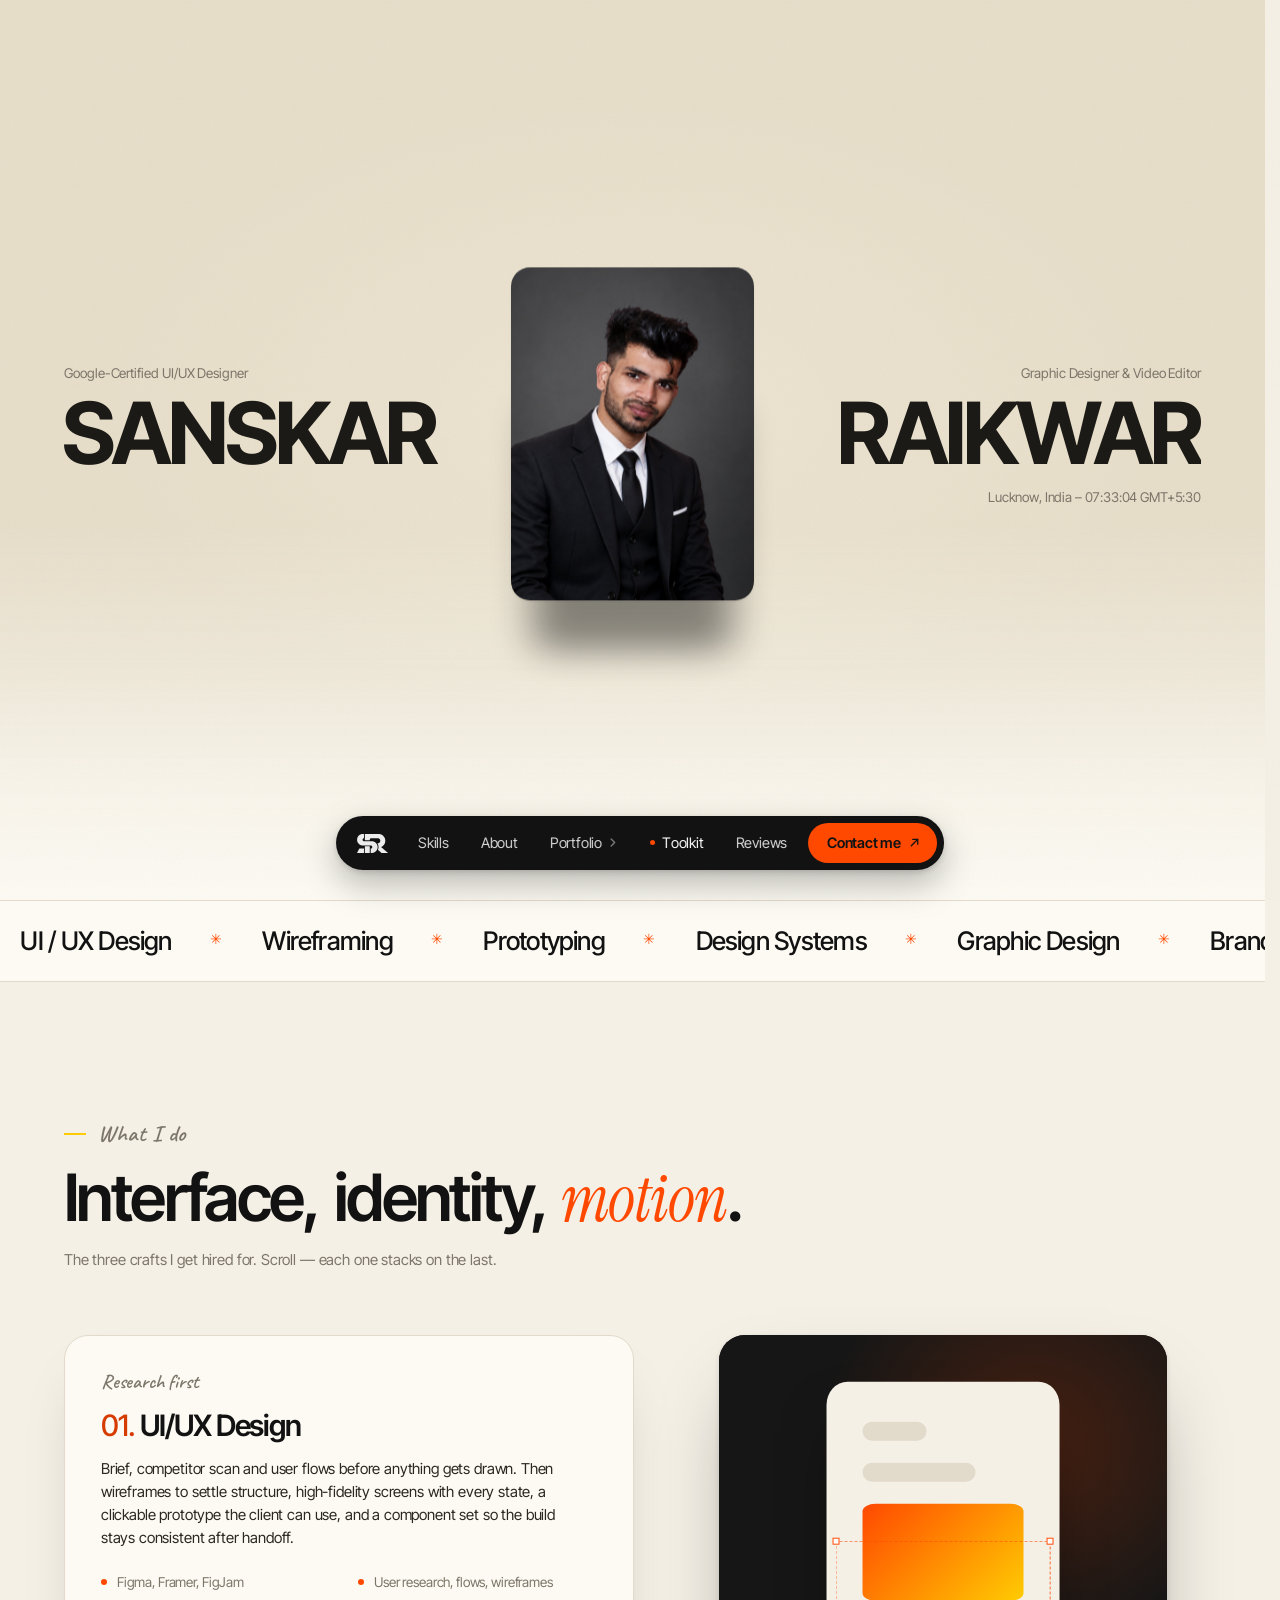
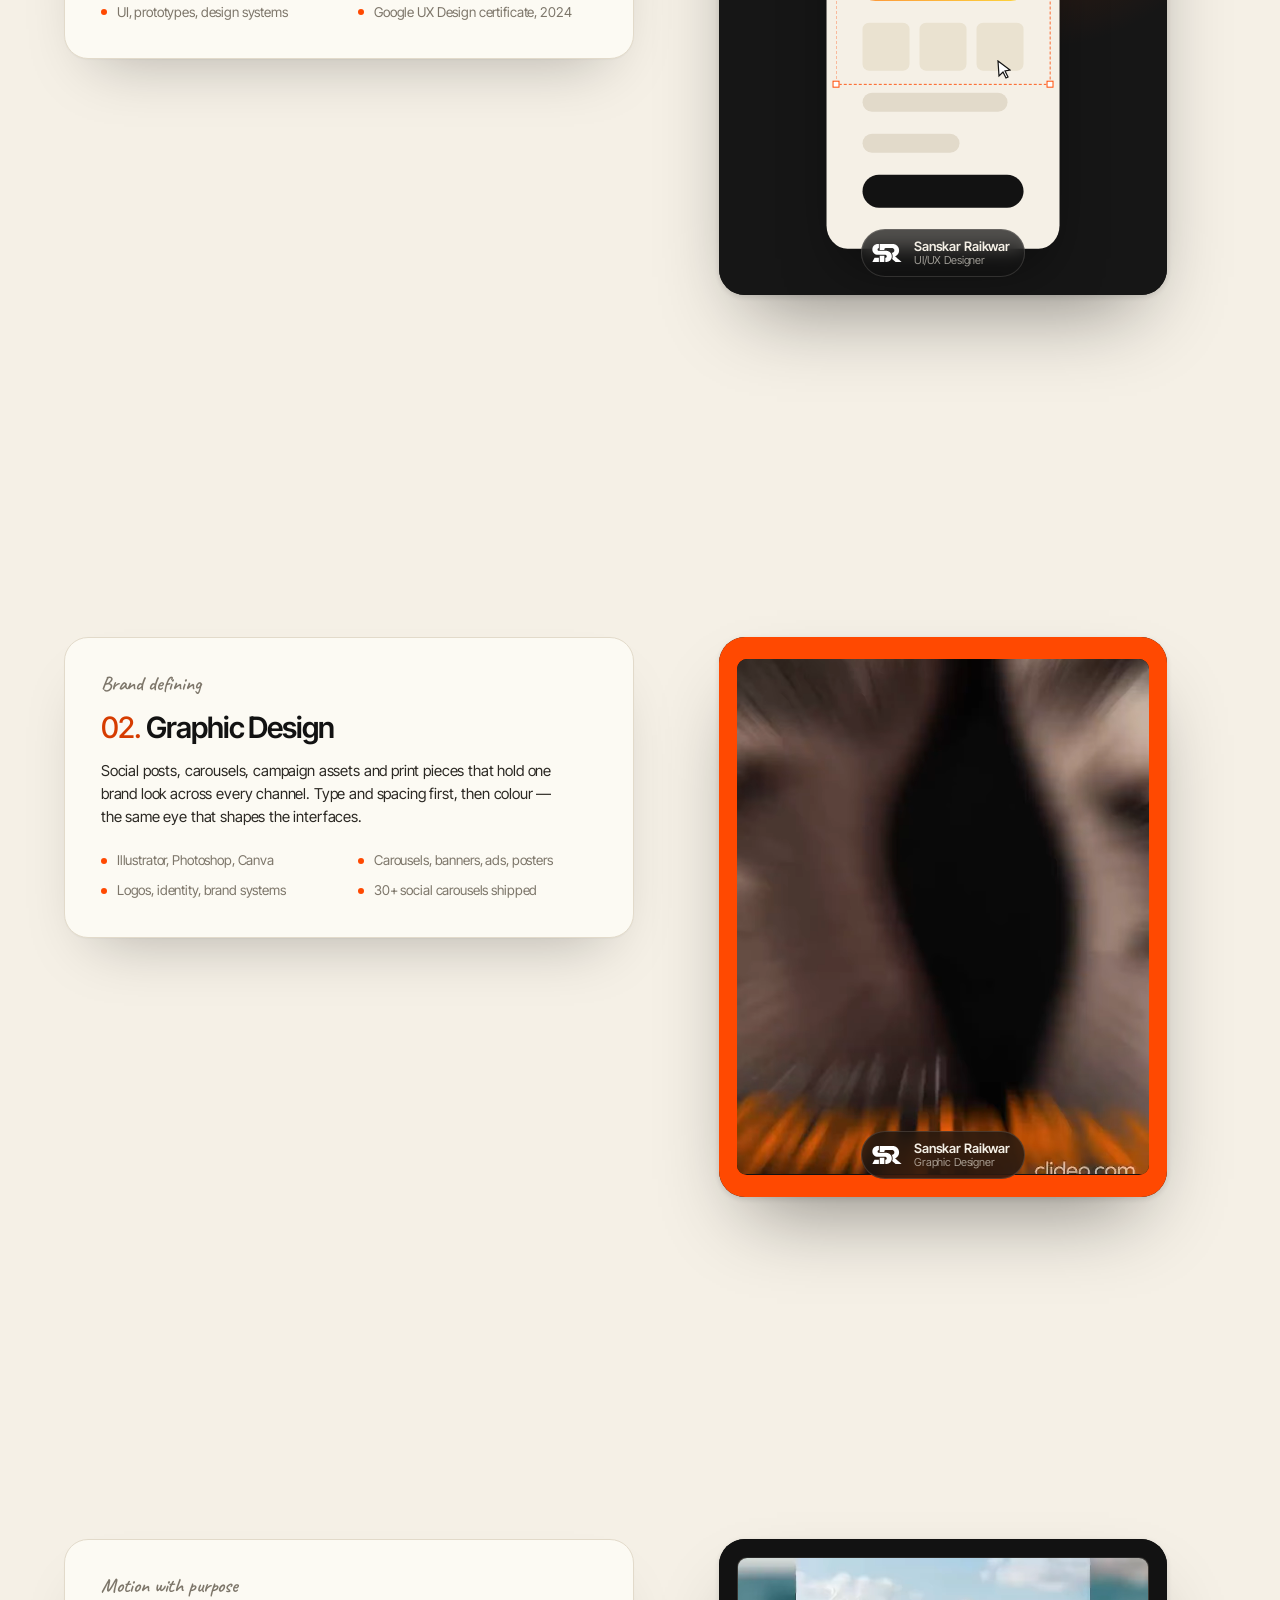
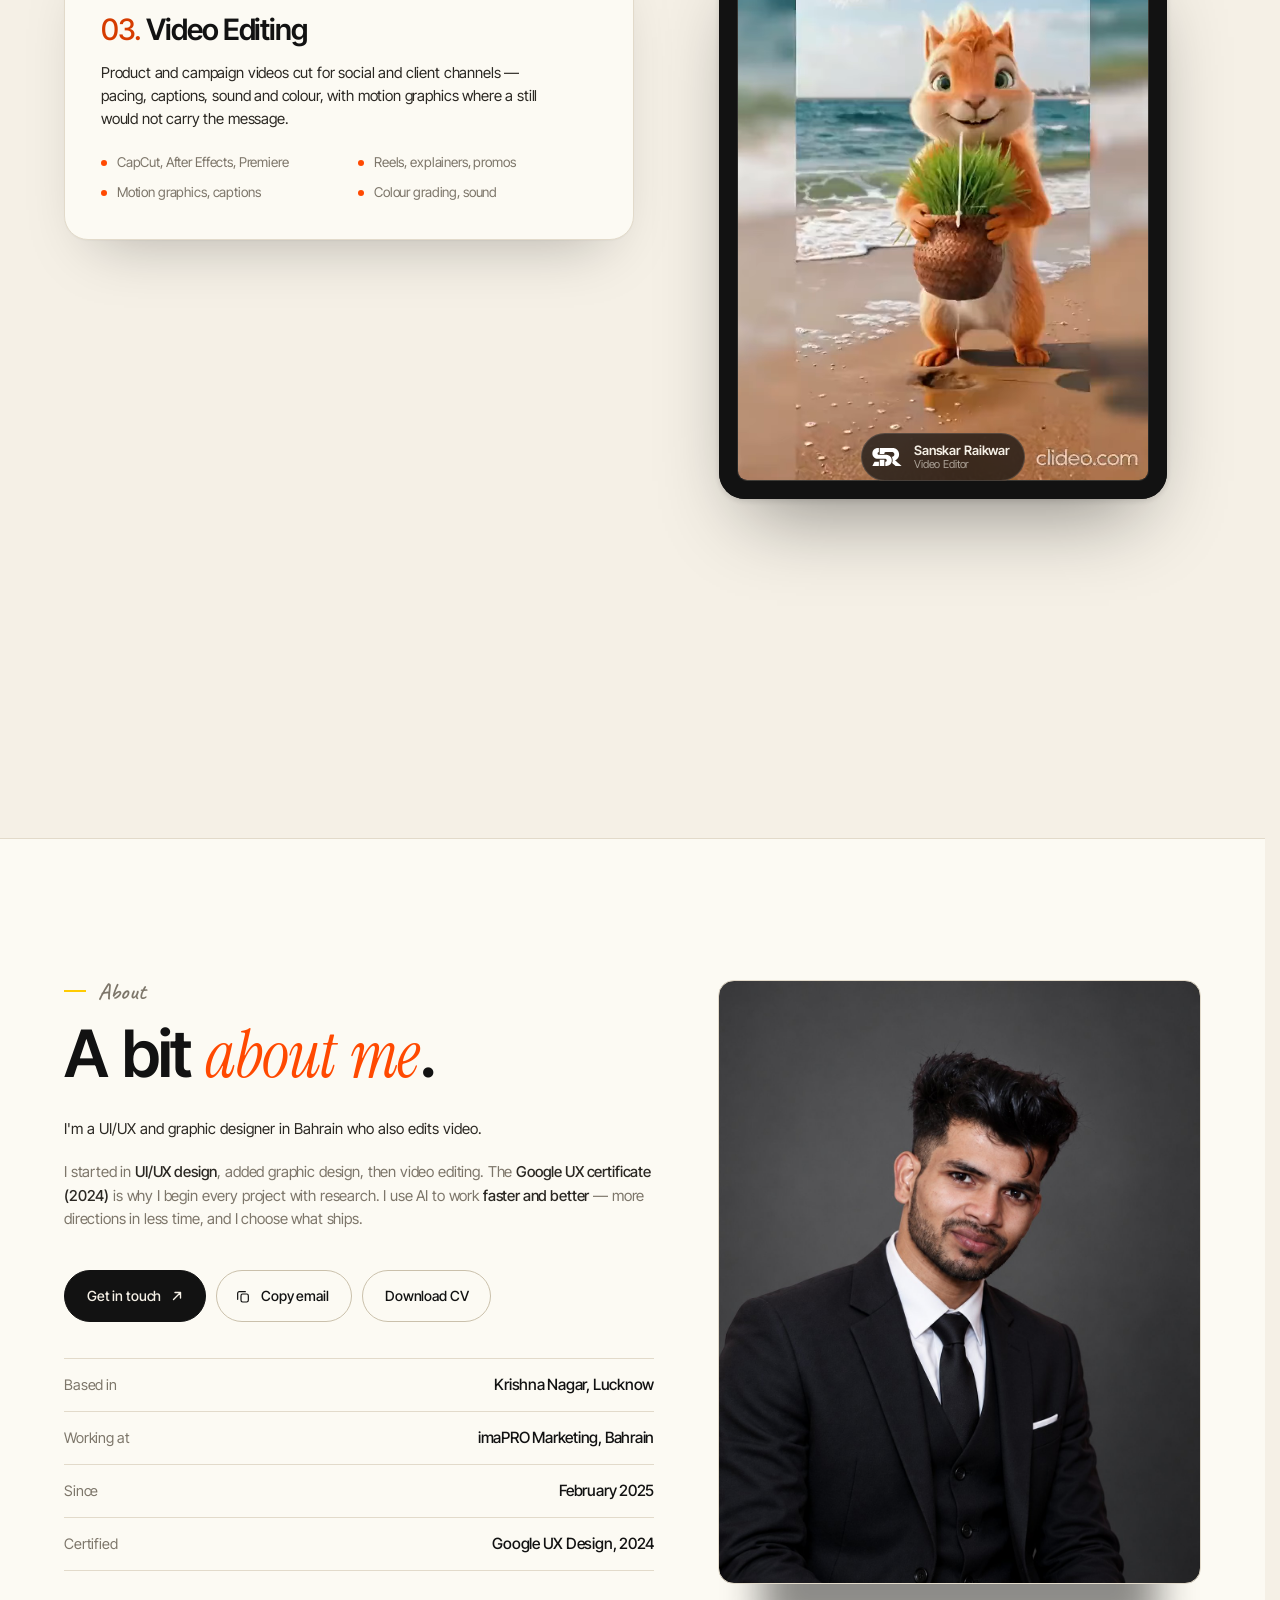
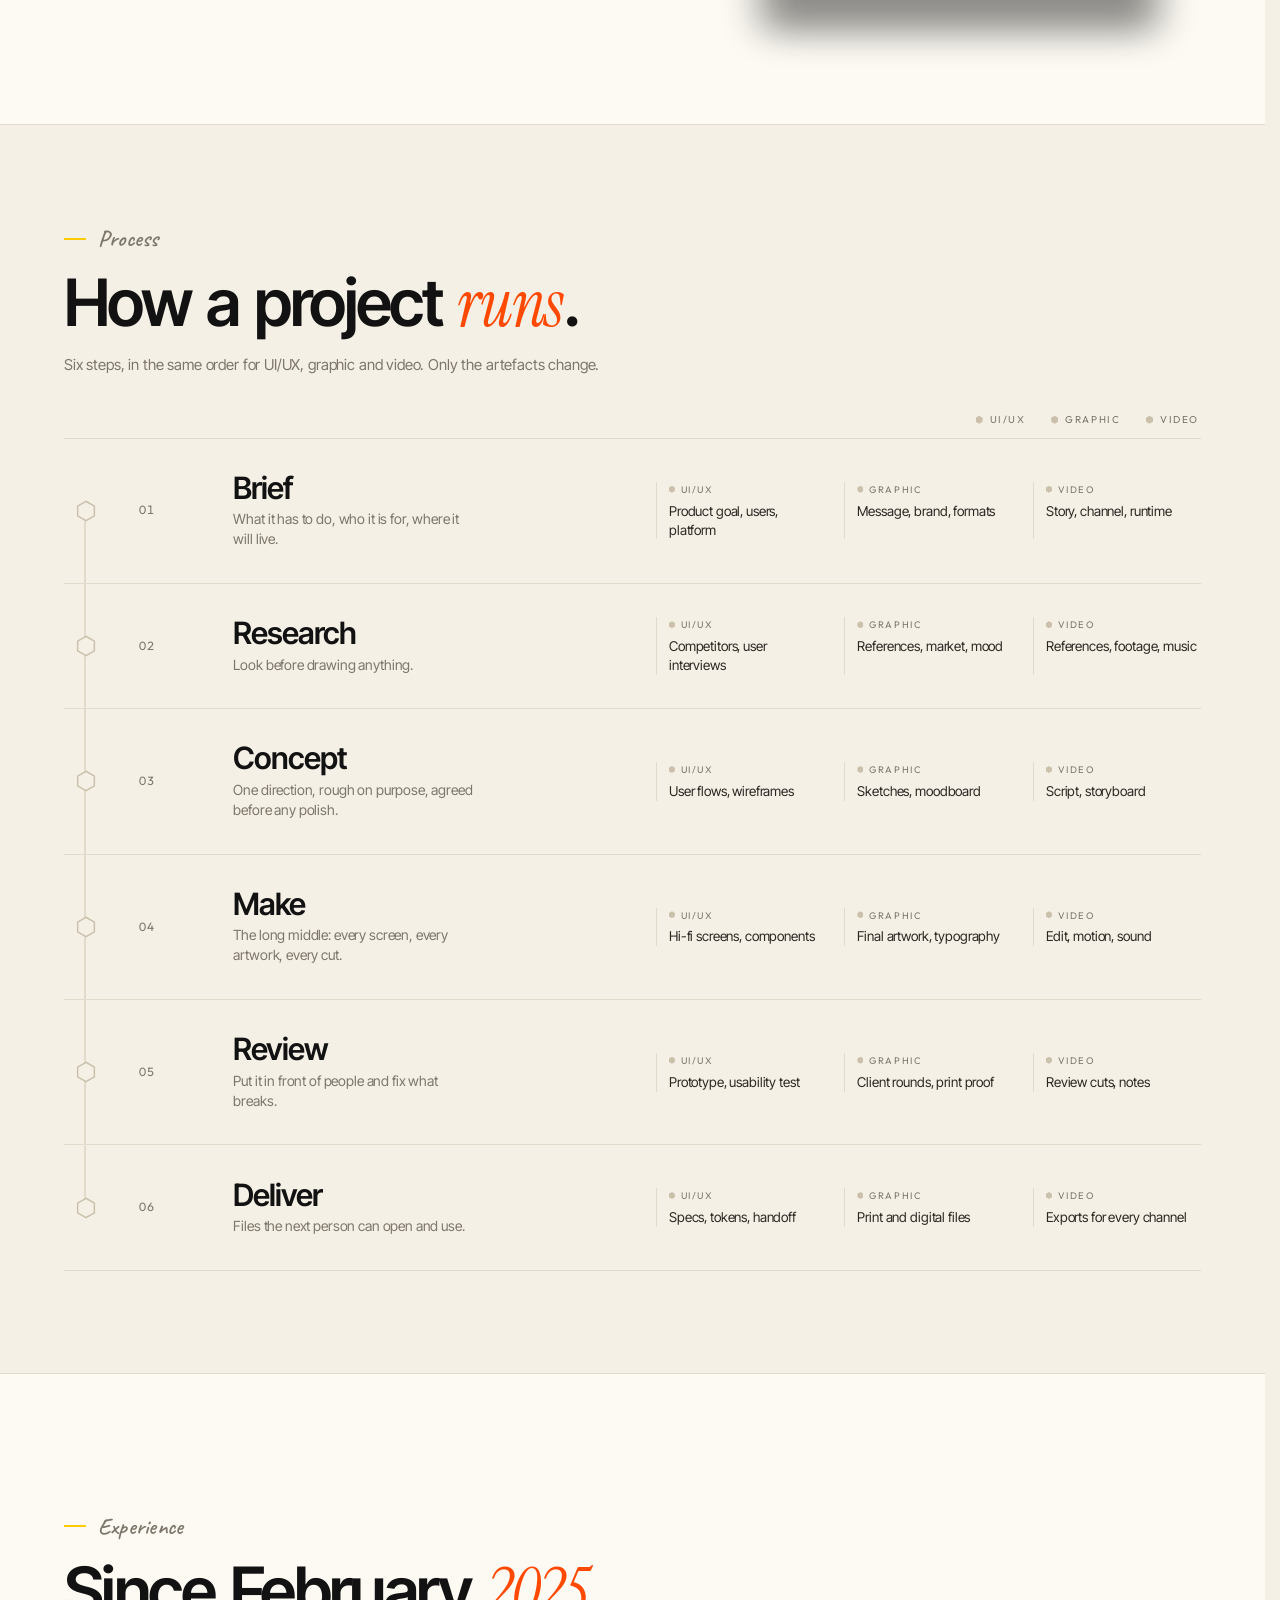
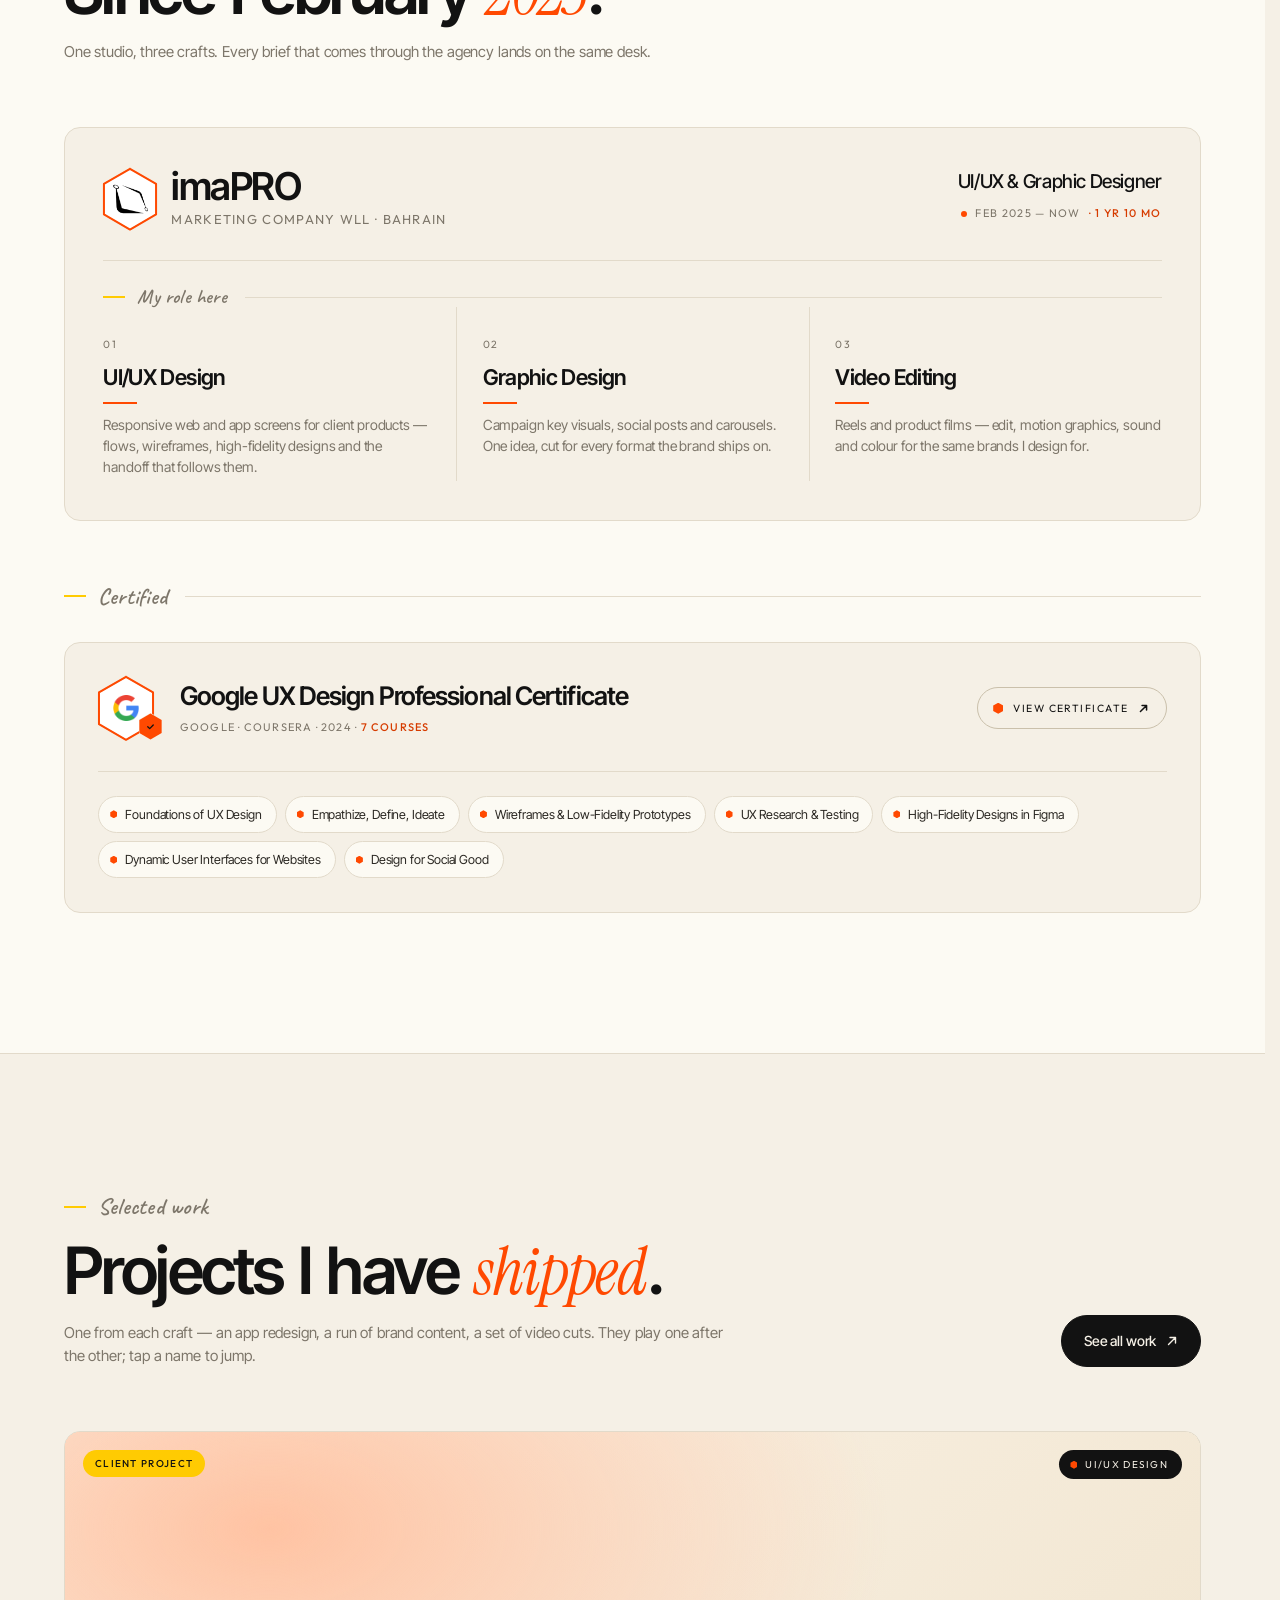
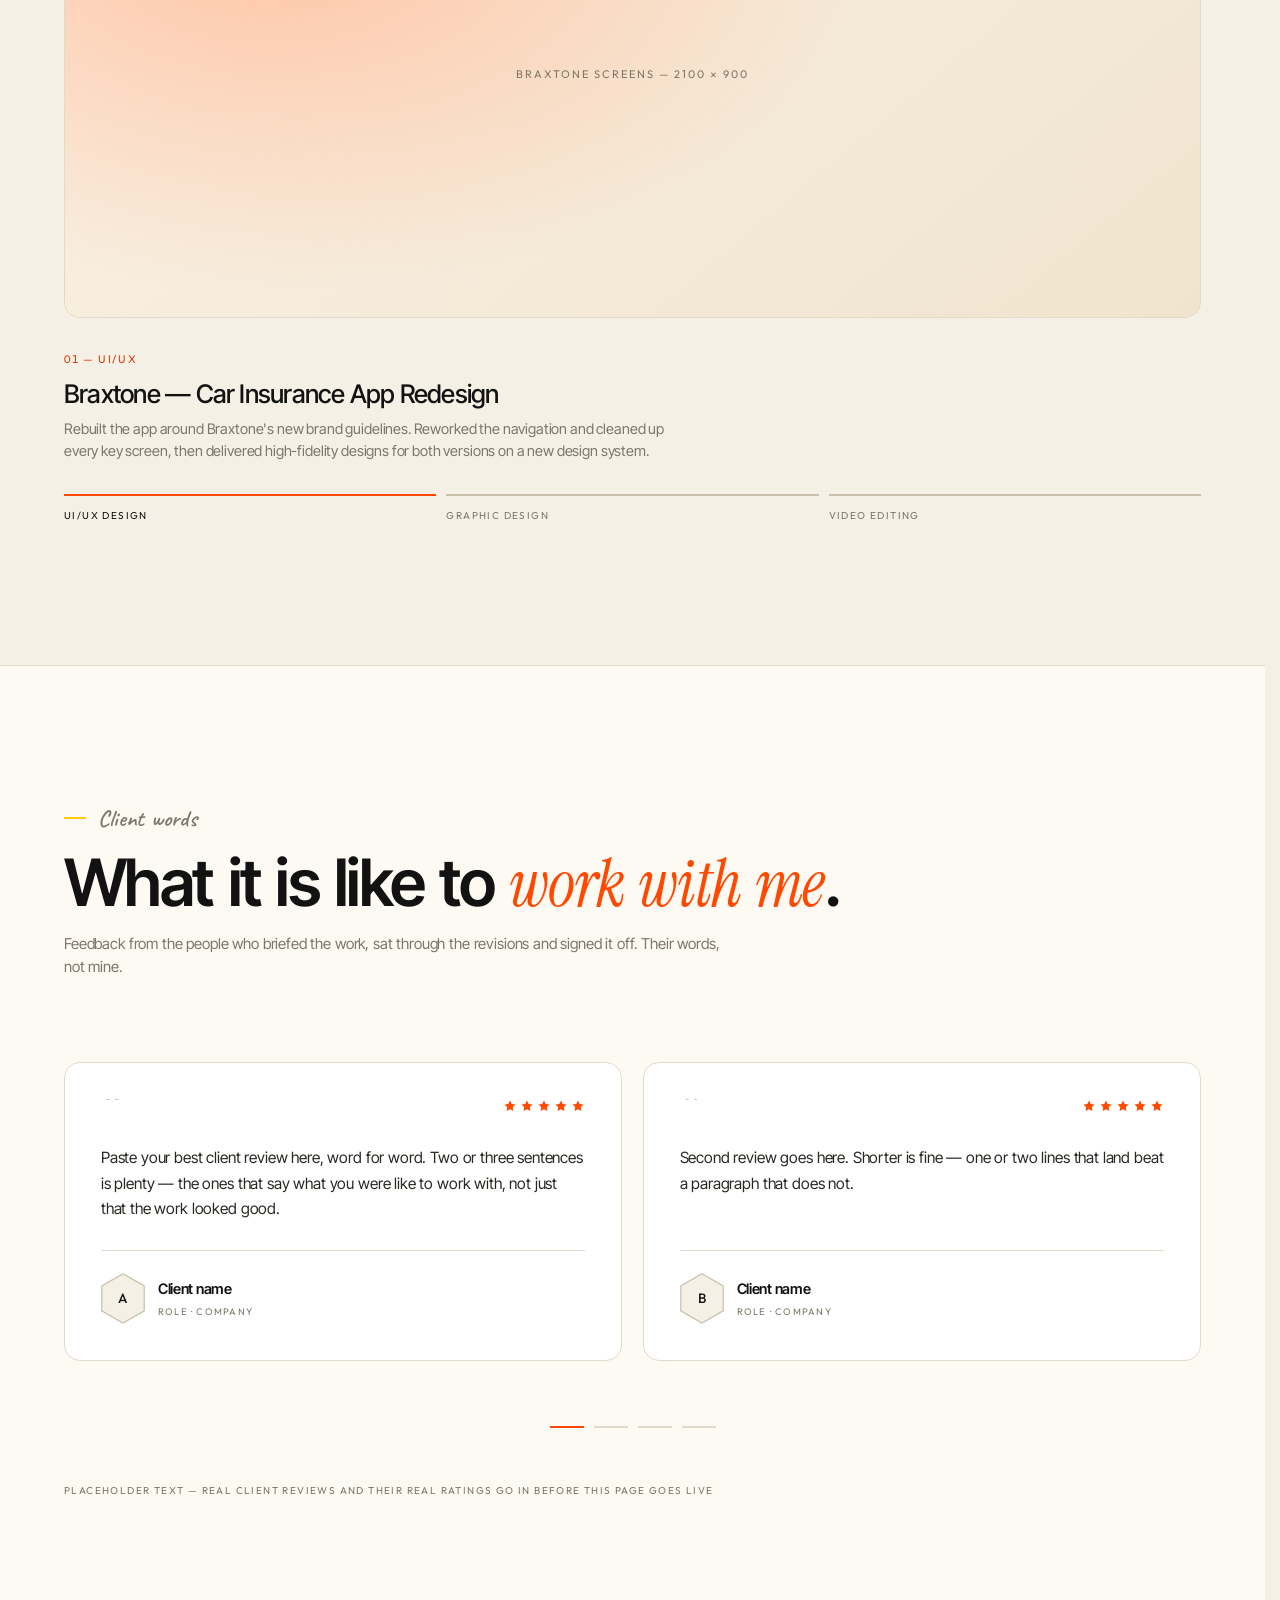
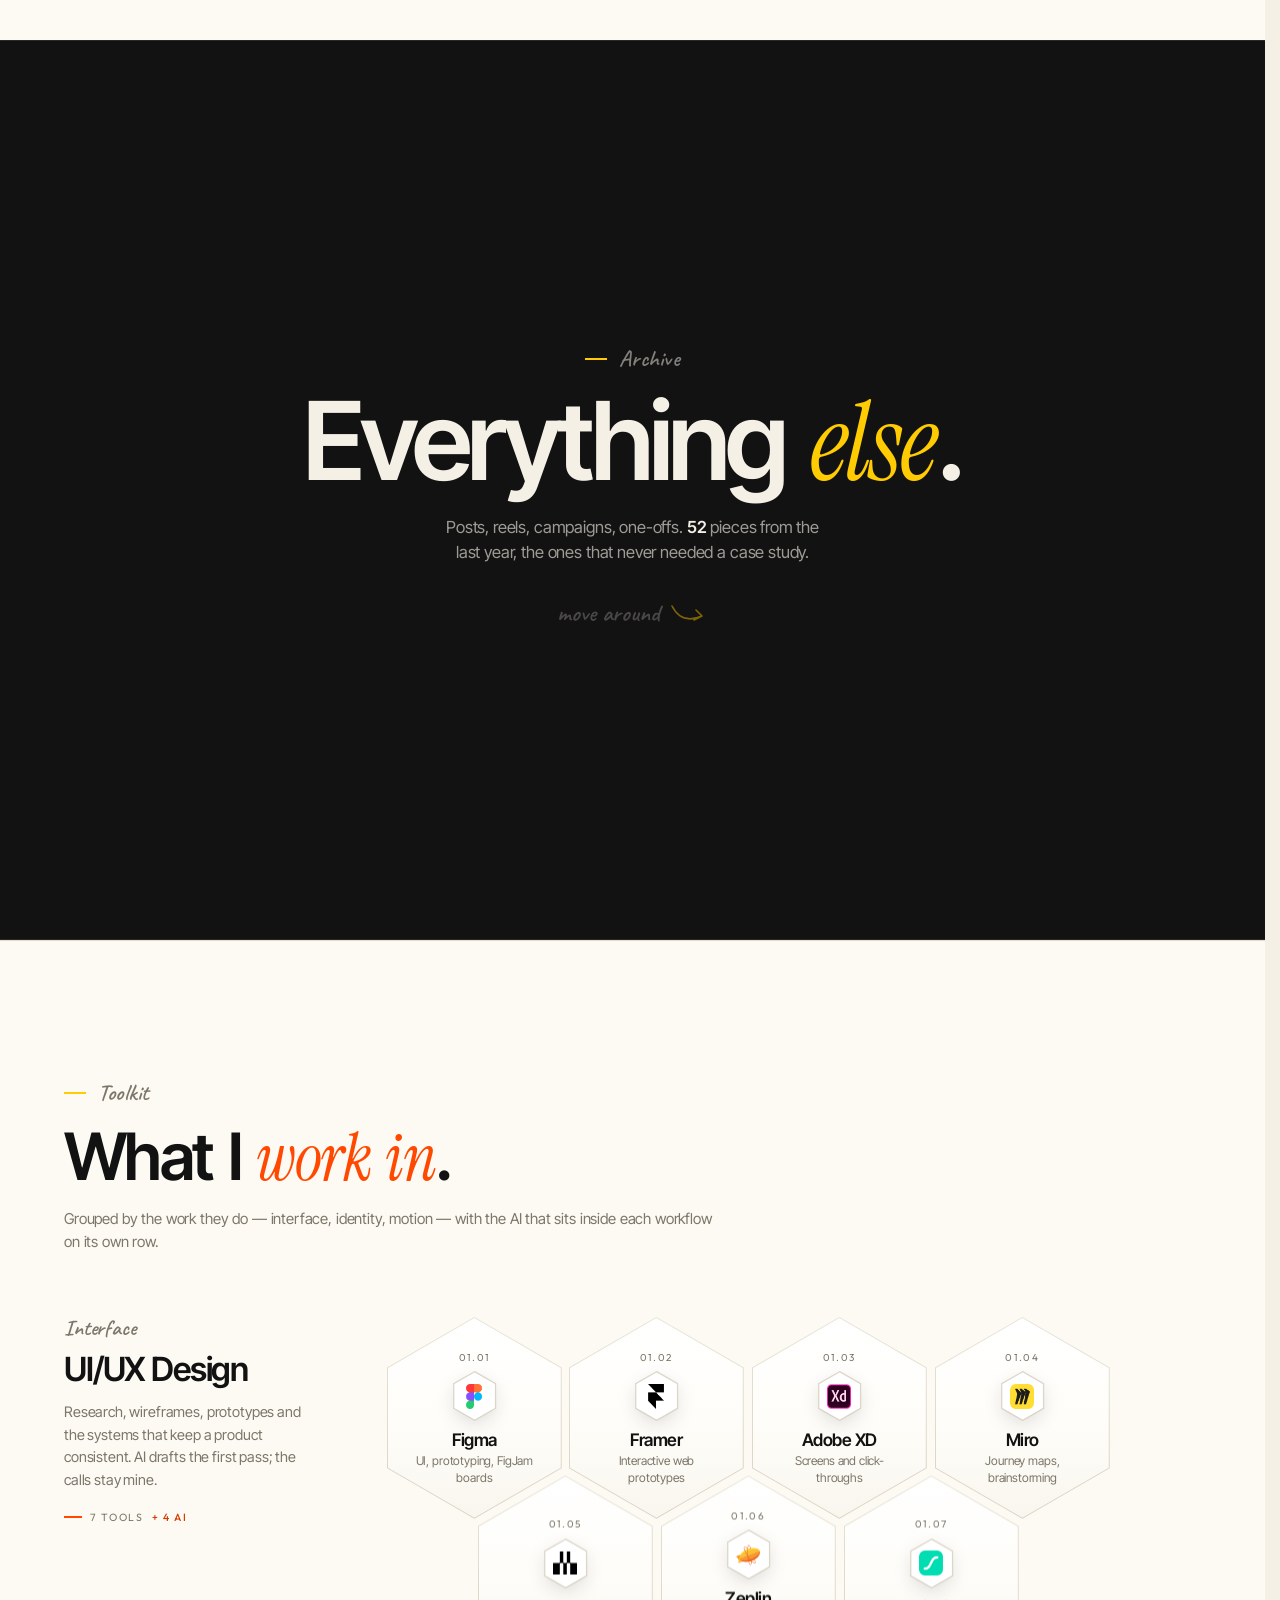
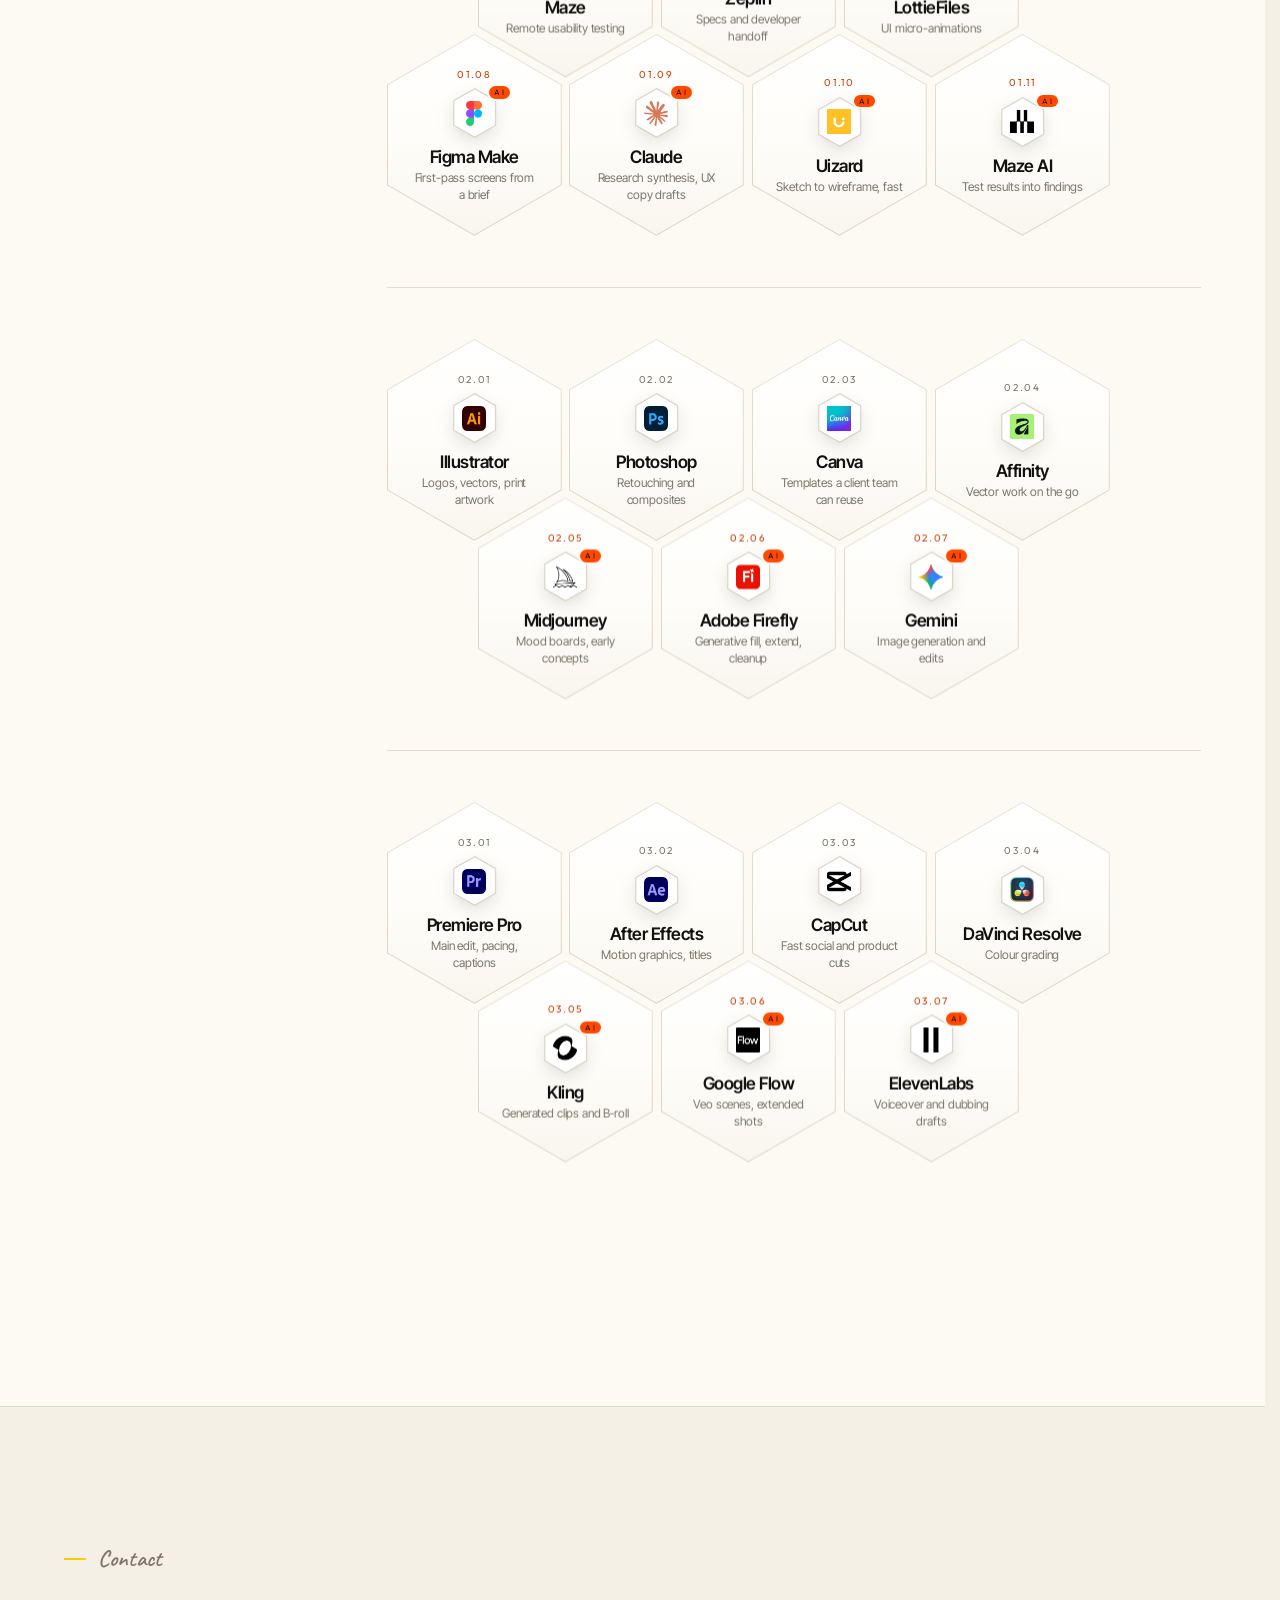
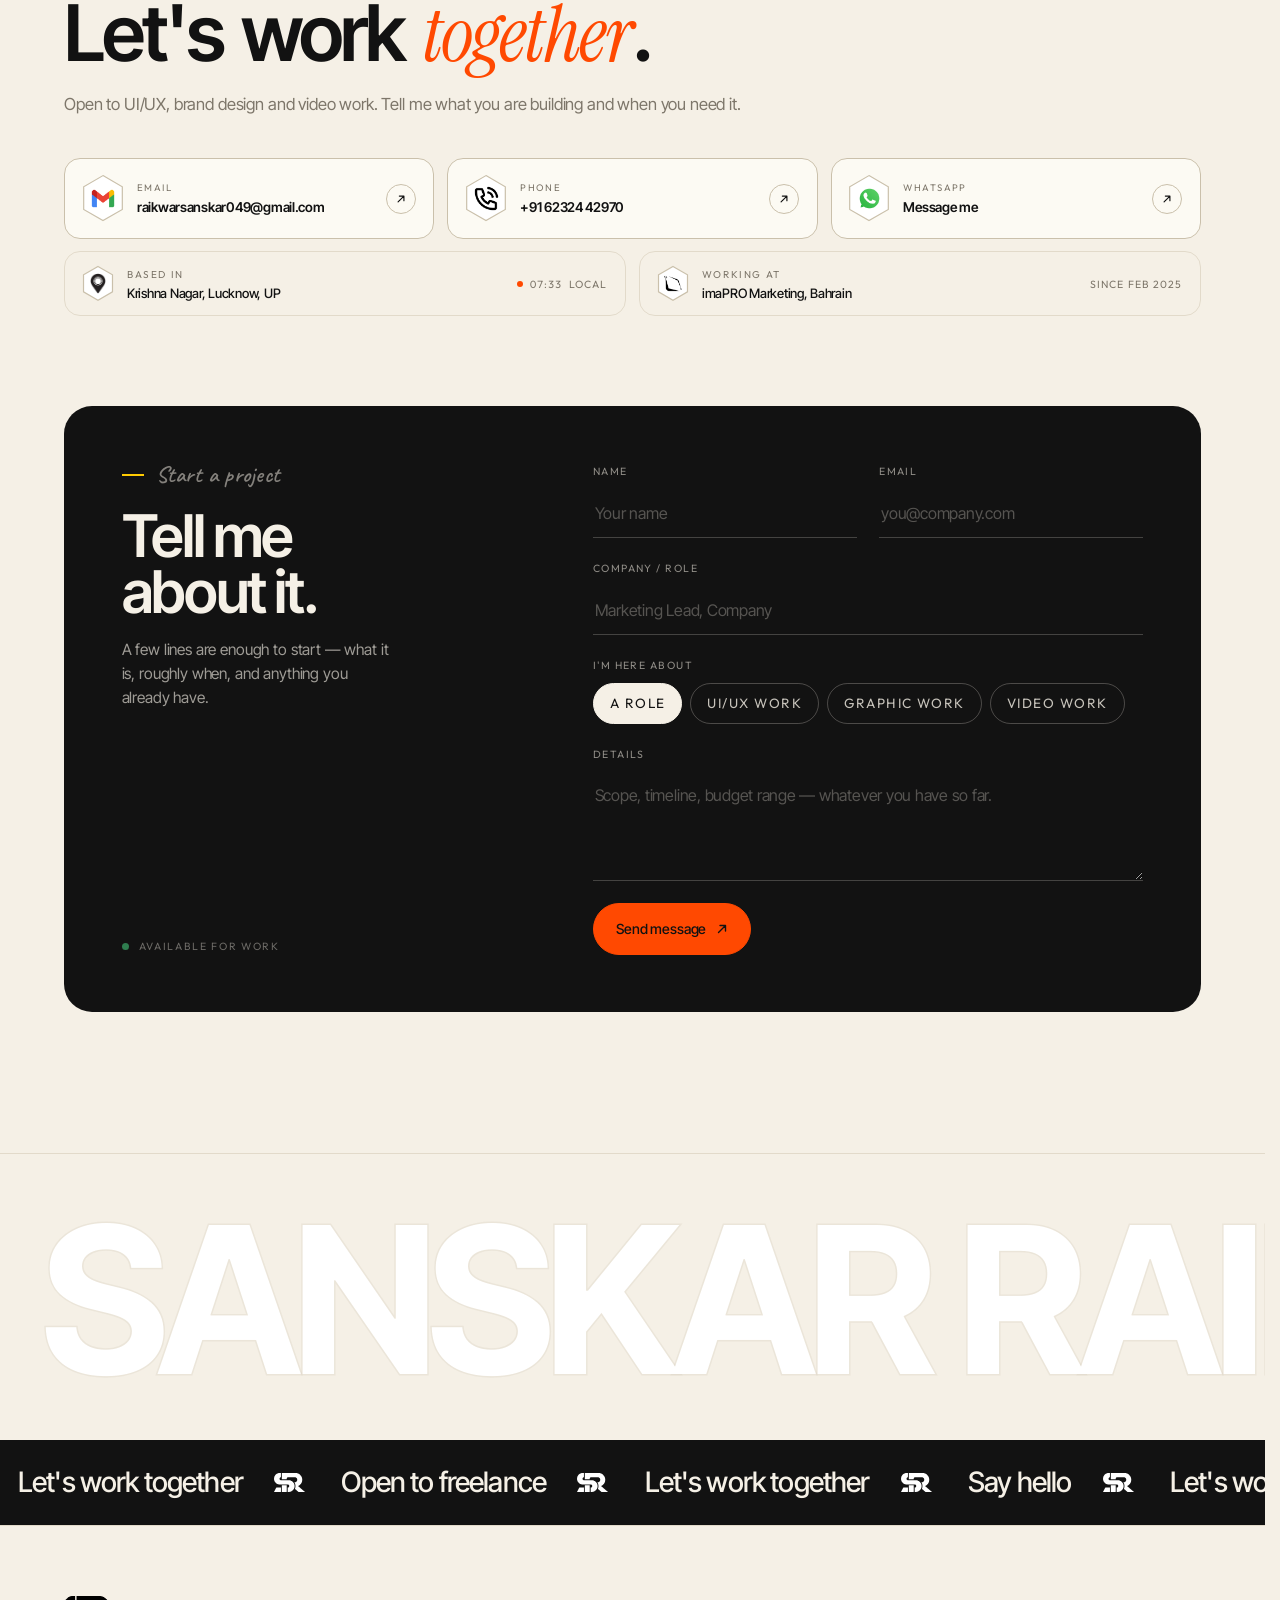
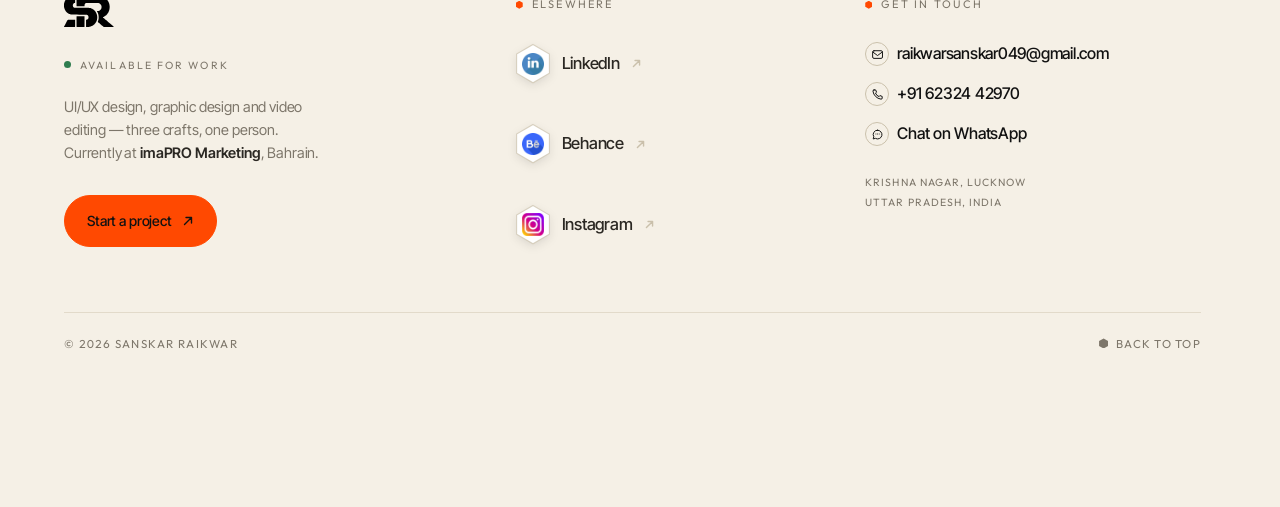
<file: index.html>
<!DOCTYPE html>
<html lang="en">
<head>
<meta charset="utf-8">
<meta name="viewport" content="width=device-width, initial-scale=1">
<!-- marks that JS is running, so the loader never traps a visitor without it -->
<script>document.documentElement.classList.add('js');</script>
<title>Sanskar Raikwar — UI/UX &amp; Graphic Designer</title>
<meta name="description" content="Portfolio of Sanskar Raikwar — Google-certified UI/UX designer, graphic designer and video editor at imaPRO Marketing, Bahrain.">
<meta name="author" content="Sanskar Raikwar">
<meta name="robots" content="index, follow, max-image-preview:large">
<meta name="theme-color" content="#F5F0E6">
<link rel="canonical" href="https://sanskarraikwar.github.io/">
<link rel="icon" type="image/png" sizes="32x32" href="favicon-32.png?v=3">
<link rel="icon" type="image/png" sizes="48x48" href="favicon-48.png?v=3">
<link rel="icon" href="favicon.ico?v=3" sizes="any">
<link rel="apple-touch-icon" href="apple-touch-icon.png?v=3">
<meta property="og:type" content="website">
<meta property="og:site_name" content="Sanskar Raikwar">
<meta property="og:title" content="Sanskar Raikwar — UI/UX &amp; Graphic Designer">
<meta property="og:description" content="Google-certified UI/UX designer, graphic designer and video editor at imaPRO Marketing, Bahrain.">
<meta property="og:url" content="https://sanskarraikwar.github.io/">
<meta property="og:image" content="https://sanskarraikwar.github.io/og-image.png">
<meta property="og:image:width" content="1200">
<meta property="og:image:height" content="630">
<meta property="og:image:alt" content="Sanskar Raikwar — UI/UX and graphic designer">
<meta name="twitter:card" content="summary_large_image">
<meta name="twitter:title" content="Sanskar Raikwar — UI/UX &amp; Graphic Designer">
<meta name="twitter:description" content="Google-certified UI/UX designer, graphic designer and video editor at imaPRO Marketing, Bahrain.">
<meta name="twitter:image" content="https://sanskarraikwar.github.io/og-image.png">
<script type="application/ld+json">
{"@context":"https://schema.org","@type":"Person","name":"Sanskar Raikwar","url":"https://sanskarraikwar.github.io/","image":"https://sanskarraikwar.github.io/og-image.png","jobTitle":"UI/UX & Graphic Designer","worksFor":{"@type":"Organization","name":"imaPRO Marketing Company WLL"},"workLocation":{"@type":"Place","address":{"@type":"PostalAddress","addressCountry":"BH"}},"knowsAbout":["UI design","UX design","Graphic design","Video editing","Brand identity"],"hasCredential":{"@type":"EducationalOccupationalCredential","name":"Google UX Design Professional Certificate"},"sameAs":["https://www.linkedin.com/in/sanskar-raikwar-a08b94329","https://www.behance.net/sanskarraikwar","https://www.instagram.com/sanskar.studio8/","https://github.com/sanskarraikwar"]}
</script>
<link rel="preconnect" href="https://fonts.googleapis.com">
<link rel="preconnect" href="https://fonts.gstatic.com" crossorigin>
<link href="https://fonts.googleapis.com/css2?family=Inter+Tight:ital,wght@0,300..800;1,300..800&family=Instrument+Serif:ital@0;1&family=Caveat:wght@500;600&display=swap" rel="stylesheet">
<link rel="stylesheet" href="css/styles.css?v=11">
</head>
<body>

<!-- ============================ LOADER ============================ -->
<div class="loader" id="loader" role="status" aria-live="polite" aria-label="Loading">
  <canvas class="loader__hex" id="loadHex" aria-hidden="true"></canvas>
  <div class="loader__scrim" aria-hidden="true"></div>
  <div class="loader__bloom" aria-hidden="true"></div>

  <div class="loader__top">
    <span class="loader__count"><span id="loadNum">0</span><sup>%</sup></span>
  </div>

  <div class="loader__id">
    <div class="lmark" role="img" aria-label="Sanskar Raikwar">
      <svg class="lmark__ring" viewBox="0 0 100 116" aria-hidden="true">
        <polygon class="lmark__ring-line" pathLength="1" points="50,2 97,30 97,86 50,114 3,86 3,30"/>
        <polygon class="lmark__ring-halo" pathLength="1" points="50,2 97,30 97,86 50,114 3,86 3,30"/>
        <polygon class="lmark__ring-head" pathLength="1" points="50,2 97,30 97,86 50,114 3,86 3,30"/>
      </svg>
      <!-- the script fills this with 12 slices of the logo -->
      <span class="lmark__cut" data-slices="12" aria-hidden="true"></span>
    </div>
  </div>

  <div class="loader__bar"><i id="loadBar"></i></div>
  <div class="loader__veil" aria-hidden="true"></div>
</div>

<div class="grain" aria-hidden="true"></div>

<main id="top">

<!-- ============================ HERO ============================ -->
<section class="hero">
  <!-- honeycomb is painted on this canvas — see drawHoneycomb() at the bottom -->
  <!-- Background: the honeycomb film, tinted into the site's cream. The poster
       is its first frame (embedded), so there is something on screen before the
       video decodes; the loop was crossfaded tail-to-head so it never jumps.
       preview build: the 1440p film is embedded here so the page works as one file. -->
  <div class="hero__bg" aria-hidden="true">
    <video class="hero__video" id="heroVideo" autoplay muted loop playsinline preload="auto" poster="assets/img-02.jpg">
      <source src="assets/video-01.mp4" type="video/mp4">
    </video>
    <div class="hero__tint"></div>
  </div>
  <div class="hero__fade" aria-hidden="true"></div>

  <h1 class="hero__title">
    <span class="hero__side hero__side--l">
      <span class="hero__kicker">Google-Certified UI/UX Designer</span>
      <span class="line"><span class="hero__word">Sanskar</span></span>
    </span>

    <span class="hero__photo" role="img" aria-label="Sanskar Raikwar"></span>

    <span class="hero__side hero__side--r">
      <span class="hero__kicker">Graphic Designer &amp; Video Editor</span>
      <span class="line"><span class="hero__word">Raikwar</span></span>
      <span class="hero__loc">Lucknow, India – <span id="clock">--:--</span> GMT+5:30</span>
    </span>
  </h1>
</section>

<!-- ============================ MARQUEE ============================ -->
<div class="marquee mq mq--pause" data-speed="38" aria-hidden="true">
  <ul class="marquee__track mq__set">
    <li>UI / UX Design</li><li>Wireframing</li><li>Prototyping</li><li>Design Systems</li>
    <li>Graphic Design</li><li>Brand Content</li><li>Video Editing</li><li>Front-end</li>
  </ul>
</div>

<!-- ============================ SKILLS ============================ -->
<section class="section" id="skills">
  <div class="wrap">
    <div class="shead">
      <div data-reveal>
        <div class="label">What I do</div>
        <h2 class="h2 shead__h">Interface, identity, <em class="serif">motion</em>.</h2>
        <p class="shead__sub">The three crafts I get hired for. Scroll — each one stacks on the last.</p>
      </div>
    </div>
  </div>

  <!-- Stacked deck: each card pins as the next slides over it; the preview on
       the right stays put and swaps its visual for whichever card is on top. -->
  <div class="wrap stack" id="stack">
    <div class="stack__cards">

      <article class="scard" data-i="0" data-rise>
        <div class="srow">
          <div class="scard__in">
            <div class="scard__body">
              <span class="scard__hand">Research first</span>
              <h3 class="scard__title"><span class="scard__num">01.</span> UI/UX Design</h3>
              <p class="scard__desc">
                Brief, competitor scan and user flows before anything gets drawn. Then wireframes
                to settle structure, high-fidelity screens with every state, a clickable prototype
                the client can use, and a component set so the build stays consistent after handoff.
              </p>
              <ul class="scard__list">
                <li>Figma, Framer, FigJam</li>
                <li>User research, flows, wireframes</li>
                <li>UI, prototypes, design systems</li>
                <li>Google UX Design certificate, 2024</li>
              </ul>
            </div>
          </div>
          <div class="stack__frame" aria-hidden="true">
            <div class="viz viz--ux is-on" data-i="0">
              <div class="viz__phone">
                <i class="viz__bar viz__bar--w40"></i><i class="viz__bar viz__bar--w70"></i>
                <div class="viz__hero"></div>
                <div class="viz__row"><i></i><i></i><i></i></div>
                <i class="viz__bar viz__bar--w90"></i><i class="viz__bar viz__bar--w60"></i>
                <div class="viz__btn"></div>
                <div class="viz__sel"><b></b><b></b><b></b><b></b></div>
              </div>
              <div class="viz__cursor"></div>
            </div>
            <div class="stack__badge">
              <span class="stack__badge-mark"></span>
              <span><b>Sanskar Raikwar</b><em>UI/UX Designer</em></span>
            </div>
          </div>
        </div>
      </article>

      <article class="scard" data-i="1" data-rise>
        <div class="srow">
          <div class="scard__in">
            <div class="scard__body">
              <span class="scard__hand">Brand defining</span>
              <h3 class="scard__title"><span class="scard__num">02.</span> Graphic Design</h3>
              <p class="scard__desc">
                Social posts, carousels, campaign assets and print pieces that hold one brand
                look across every channel. Type and spacing first, then colour — the same
                eye that shapes the interfaces.
              </p>
              <ul class="scard__list">
                <li>Illustrator, Photoshop, Canva</li>
                <li>Carousels, banners, ads, posters</li>
                <li>Logos, identity, brand systems</li>
                <li>30+ social carousels shipped</li>
              </ul>
            </div>
          </div>
          <div class="stack__frame" aria-hidden="true">
            <div class="viz viz--gfx is-on" data-i="1">
              <div class="viz__poster viz__poster--reel">
                <!-- the real brand reel, looping silently and clean, no marks over it.
                     card-video.mp4 sits next to this file; the preview build inlines it. -->
                <video class="viz__vid" muted loop playsinline preload="none" disablepictureinpicture>
                  <source src="assets/video-02.mp4" type="video/mp4">
                  <source src="assets/video-03.webm" type="video/webm">
                </video>
              </div>
            </div>
            <div class="stack__badge">
              <span class="stack__badge-mark"></span>
              <span><b>Sanskar Raikwar</b><em>Graphic Designer</em></span>
            </div>
          </div>
        </div>
      </article>

      <article class="scard" data-i="2" data-rise>
        <div class="srow">
          <div class="scard__in">
            <div class="scard__body">
              <span class="scard__hand">Motion with purpose</span>
              <h3 class="scard__title"><span class="scard__num">03.</span> Video Editing</h3>
              <p class="scard__desc">
                Product and campaign videos cut for social and client channels — pacing,
                captions, sound and colour, with motion graphics where a still would not
                carry the message.
              </p>
              <ul class="scard__list">
                <li>CapCut, After Effects, Premiere</li>
                <li>Reels, explainers, promos</li>
                <li>Motion graphics, captions</li>
                <li>Colour grading, sound</li>
              </ul>
            </div>
          </div>
          <div class="stack__frame" aria-hidden="true">
            <div class="viz viz--vid is-on" data-i="2">
              <div class="viz__monitor">
                <!-- the editing reel, looping silently. card-video2.mp4 sits next to
                     this file; the preview build inlines it. -->
                <video class="viz__vid" muted loop playsinline preload="none" disablepictureinpicture>
                  <source src="assets/video-04.mp4" type="video/mp4">
                  <source src="assets/video-05.webm" type="video/webm">
                </video>
              </div>
            </div>
            <div class="stack__badge">
              <span class="stack__badge-mark"></span>
              <span><b>Sanskar Raikwar</b><em>Video Editor</em></span>
            </div>
          </div>
        </div>
      </article>

    </div>
  </div>
</section>

<!-- ============================ ABOUT ============================ -->
<section class="section" id="about" style="background:var(--paper-2);border-block:1px solid var(--line)">
  <div class="wrap">
    <div class="about">
      <div class="about__head" data-reveal>
        <div class="label">About</div>
        <h2 class="h2 shead__h">A bit <em class="serif">about me</em>.</h2>
      </div>

      <div class="about__portrait" role="img" aria-label="Sanskar Raikwar" data-reveal data-reveal-delay="1"></div>

      <div class="about__body" data-reveal>
        <p class="lead">
          I'm a UI/UX and graphic designer in Bahrain who also edits video.
        </p>
        <p class="muted">
          I started in <em>UI/UX design</em>, added graphic design, then video editing. The
          <em>Google UX certificate (2024)</em> is why I begin every project with research.
          I use AI to work <em>faster and better</em> — more directions in less time, and
          I choose what ships.
        </p>

        <div class="about__cta">
          <a class="btn" href="#contact">
            Get in touch
            <svg class="arw" width="12" height="12" viewBox="0 0 12 12" fill="none" aria-hidden="true"><path d="M2.5 9.5 9.5 2.5M9.5 2.5H4M9.5 2.5V8" stroke="currentColor" stroke-width="1.4" stroke-linecap="round" stroke-linejoin="round"/></svg>
          </a>
          <button class="btn btn--ghost btn--copy" type="button" id="copyMail" data-mail="raikwarsanskar049@gmail.com">
            <span class="btn__ic" aria-hidden="true">
              <svg class="ic-copy" viewBox="0 0 24 24" fill="none" stroke="currentColor" stroke-width="1.8" stroke-linecap="round" stroke-linejoin="round"><rect x="9" y="9" width="11" height="12" rx="2.5"/><path d="M15.5 5.5H6.5A2.5 2.5 0 0 0 4 8v9"/></svg>
              <svg class="ic-done" viewBox="0 0 24 24" fill="none" stroke="currentColor" stroke-width="2.2" stroke-linecap="round" stroke-linejoin="round"><path d="M5 12.6 10 17.6 19.5 7"/></svg>
            </span>
            <span class="btn__t">Copy email</span>
          </button>
          <!-- point this at your CV file, e.g. href="Sanskar-Raikwar-CV.pdf" download -->
          <a class="btn btn--ghost" href="#" data-cv>Download CV</a>
        </div>

        <ul class="about__list">
          <li><span>Based in</span><span>Krishna Nagar, Lucknow</span></li>
          <li><span>Working at</span><span>imaPRO Marketing, Bahrain</span></li>
          <li><span>Since</span><span>February 2025</span></li>
          <li><span>Certified</span><span>Google UX Design, 2024</span></li>
        </ul>
      </div>
    </div>
  </div>
</section>

<!-- ============================ PROCESS ============================ -->
<section class="section" id="process" style="padding-block:clamp(56px,8vw,120px)">
  <div class="wrap">
    <div class="shead" style="margin-bottom:clamp(20px,3vw,36px)">
      <div data-reveal>
        <div class="label">Process</div>
        <h2 class="h2 shead__h">How a project <em class="serif">runs</em>.</h2>
        <p class="shead__sub">Six steps, in the same order for UI/UX, graphic and video. Only the artefacts change.</p>
      </div>
    </div>

    <div class="proc" id="proc">
      <div class="proc__legend" aria-hidden="true" data-reveal>
        <span><i></i>UI/UX</span><span><i></i>Graphic</span><span><i></i>Video</span>
      </div>
      <ol class="proc__steps">
        <li class="pstep" data-rise style="--k:0">
          <span class="pstep__rail" aria-hidden="true"></span>
          <span class="pstep__node" aria-hidden="true"><svg viewBox="0 0 100 116"><polygon class="pstep__nodering" points="50,1.5 98.5,29.5 98.5,86.5 50,114.5 1.5,86.5 1.5,29.5"/><polygon class="pstep__nodebg" points="50,1.5 98.5,29.5 98.5,86.5 50,114.5 1.5,86.5 1.5,29.5"/></svg></span>
          <span class="pstep__n">01</span>
          <div class="pstep__main">
            <h3 class="pstep__name">Brief</h3>
            <p class="pstep__desc">What it has to do, who it is for, where it will live.</p>
          </div>
          <dl class="pstep__crafts">
            <div><dt>UI/UX</dt><dd>Product goal, users, platform</dd></div>
            <div><dt>Graphic</dt><dd>Message, brand, formats</dd></div>
            <div><dt>Video</dt><dd>Story, channel, runtime</dd></div>
          </dl>
        </li>
        <li class="pstep" data-rise style="--k:1">
          <span class="pstep__rail" aria-hidden="true"></span>
          <span class="pstep__node" aria-hidden="true"><svg viewBox="0 0 100 116"><polygon class="pstep__nodering" points="50,1.5 98.5,29.5 98.5,86.5 50,114.5 1.5,86.5 1.5,29.5"/><polygon class="pstep__nodebg" points="50,1.5 98.5,29.5 98.5,86.5 50,114.5 1.5,86.5 1.5,29.5"/></svg></span>
          <span class="pstep__n">02</span>
          <div class="pstep__main">
            <h3 class="pstep__name">Research</h3>
            <p class="pstep__desc">Look before drawing anything.</p>
          </div>
          <dl class="pstep__crafts">
            <div><dt>UI/UX</dt><dd>Competitors, user interviews</dd></div>
            <div><dt>Graphic</dt><dd>References, market, mood</dd></div>
            <div><dt>Video</dt><dd>References, footage, music</dd></div>
          </dl>
        </li>
        <li class="pstep" data-rise style="--k:2">
          <span class="pstep__rail" aria-hidden="true"></span>
          <span class="pstep__node" aria-hidden="true"><svg viewBox="0 0 100 116"><polygon class="pstep__nodering" points="50,1.5 98.5,29.5 98.5,86.5 50,114.5 1.5,86.5 1.5,29.5"/><polygon class="pstep__nodebg" points="50,1.5 98.5,29.5 98.5,86.5 50,114.5 1.5,86.5 1.5,29.5"/></svg></span>
          <span class="pstep__n">03</span>
          <div class="pstep__main">
            <h3 class="pstep__name">Concept</h3>
            <p class="pstep__desc">One direction, rough on purpose, agreed before any polish.</p>
          </div>
          <dl class="pstep__crafts">
            <div><dt>UI/UX</dt><dd>User flows, wireframes</dd></div>
            <div><dt>Graphic</dt><dd>Sketches, moodboard</dd></div>
            <div><dt>Video</dt><dd>Script, storyboard</dd></div>
          </dl>
        </li>
        <li class="pstep" data-rise style="--k:3">
          <span class="pstep__rail" aria-hidden="true"></span>
          <span class="pstep__node" aria-hidden="true"><svg viewBox="0 0 100 116"><polygon class="pstep__nodering" points="50,1.5 98.5,29.5 98.5,86.5 50,114.5 1.5,86.5 1.5,29.5"/><polygon class="pstep__nodebg" points="50,1.5 98.5,29.5 98.5,86.5 50,114.5 1.5,86.5 1.5,29.5"/></svg></span>
          <span class="pstep__n">04</span>
          <div class="pstep__main">
            <h3 class="pstep__name">Make</h3>
            <p class="pstep__desc">The long middle: every screen, every artwork, every cut.</p>
          </div>
          <dl class="pstep__crafts">
            <div><dt>UI/UX</dt><dd>Hi-fi screens, components</dd></div>
            <div><dt>Graphic</dt><dd>Final artwork, typography</dd></div>
            <div><dt>Video</dt><dd>Edit, motion, sound</dd></div>
          </dl>
        </li>
        <li class="pstep" data-rise style="--k:4">
          <span class="pstep__rail" aria-hidden="true"></span>
          <span class="pstep__node" aria-hidden="true"><svg viewBox="0 0 100 116"><polygon class="pstep__nodering" points="50,1.5 98.5,29.5 98.5,86.5 50,114.5 1.5,86.5 1.5,29.5"/><polygon class="pstep__nodebg" points="50,1.5 98.5,29.5 98.5,86.5 50,114.5 1.5,86.5 1.5,29.5"/></svg></span>
          <span class="pstep__n">05</span>
          <div class="pstep__main">
            <h3 class="pstep__name">Review</h3>
            <p class="pstep__desc">Put it in front of people and fix what breaks.</p>
          </div>
          <dl class="pstep__crafts">
            <div><dt>UI/UX</dt><dd>Prototype, usability test</dd></div>
            <div><dt>Graphic</dt><dd>Client rounds, print proof</dd></div>
            <div><dt>Video</dt><dd>Review cuts, notes</dd></div>
          </dl>
        </li>
        <li class="pstep" data-rise style="--k:5">
          <span class="pstep__rail" aria-hidden="true"></span>
          <span class="pstep__node" aria-hidden="true"><svg viewBox="0 0 100 116"><polygon class="pstep__nodering" points="50,1.5 98.5,29.5 98.5,86.5 50,114.5 1.5,86.5 1.5,29.5"/><polygon class="pstep__nodebg" points="50,1.5 98.5,29.5 98.5,86.5 50,114.5 1.5,86.5 1.5,29.5"/></svg></span>
          <span class="pstep__n">06</span>
          <div class="pstep__main">
            <h3 class="pstep__name">Deliver</h3>
            <p class="pstep__desc">Files the next person can open and use.</p>
          </div>
          <dl class="pstep__crafts">
            <div><dt>UI/UX</dt><dd>Specs, tokens, handoff</dd></div>
            <div><dt>Graphic</dt><dd>Print and digital files</dd></div>
            <div><dt>Video</dt><dd>Exports for every channel</dd></div>
          </dl>
        </li>
      </ol>
    </div>
  </div>
</section>

<!-- ============================ EXPERIENCE ============================ -->
<section class="section" id="experience" style="background:var(--paper-2);border-block:1px solid var(--line)">
  <div class="wrap">
    <div class="shead">
      <div data-reveal>
        <div class="label">Experience</div>
        <h2 class="h2 shead__h">Since February <em class="serif">2025</em>.</h2>
        <p class="shead__sub">One studio, three crafts. Every brief that comes through the agency lands on the same desk.</p>
      </div>
    </div>

    <article class="xp" data-reveal>
      <header class="xp__head">
        <div class="xp__who">
          <span class="xp__mark" aria-hidden="true">
            <svg class="xp__well" viewBox="0 0 100 116">
              <polygon class="xp__wellbg" points="50,1.5 98.5,29.5 98.5,86.5 50,114.5 1.5,86.5 1.5,29.5"/>
              <polygon class="xp__wellring" points="50,1.5 98.5,29.5 98.5,86.5 50,114.5 1.5,86.5 1.5,29.5" pathLength="1"/>
            </svg>
            <img src="assets/img-03.png" alt="" width="132" height="132" decoding="async">
          </span>
          <h3 class="xp__co">imaPRO<span>Marketing Company WLL · Bahrain</span></h3>
        </div>
        <div class="xp__when">
          <span class="xp__role">UI/UX &amp; Graphic Designer</span>
          <span class="xp__dates">
            <i class="xp__live" aria-hidden="true"></i>
            Feb 2025 — Now <b id="xpLen"></b>
          </span>
        </div>
      </header>

      <div class="xdiv xdiv--in" data-reveal>
        <span class="label">My role here</span>
        <span class="xdiv__line" aria-hidden="true"></span>
      </div>

      <ul class="xp__crafts">
        <li class="craft" data-rise style="--k:0">
          <span class="craft__n">01</span>
          <h4 class="craft__t">UI/UX Design</h4>
          <p class="craft__d">Responsive web and app screens for client products — flows, wireframes, high-fidelity designs and the handoff that follows them.</p>
        </li>
        <li class="craft" data-rise style="--k:1">
          <span class="craft__n">02</span>
          <h4 class="craft__t">Graphic Design</h4>
          <p class="craft__d">Campaign key visuals, social posts and carousels. One idea, cut for every format the brand ships on.</p>
        </li>
        <li class="craft" data-rise style="--k:2">
          <span class="craft__n">03</span>
          <h4 class="craft__t">Video Editing</h4>
          <p class="craft__d">Reels and product films — edit, motion graphics, sound and colour for the same brands I design for.</p>
        </li>
      </ul>
    </article>

    <div class="xdiv" data-reveal>
      <span class="label">Certified</span>
      <span class="xdiv__line" aria-hidden="true"></span>
    </div>

    <article class="cert" data-reveal>
      <div class="cert__main">
        <span class="cert__seal" aria-hidden="true">
          <svg class="cert__sealsvg" viewBox="0 0 100 116">
            <polygon class="cert__sealbg" points="50,1.5 98.5,29.5 98.5,86.5 50,114.5 1.5,86.5 1.5,29.5"/>
            <polygon class="cert__sealring" points="50,1.5 98.5,29.5 98.5,86.5 50,114.5 1.5,86.5 1.5,29.5" pathLength="1"/>
          </svg>
          <img class="cert__g" src="assets/img-04.png" alt="" width="128" height="128" loading="lazy" decoding="async">
          <span class="cert__check">
            <svg viewBox="0 0 100 116"><polygon points="50,1.5 98.5,29.5 98.5,86.5 50,114.5 1.5,86.5 1.5,29.5"/></svg>
            <svg class="cert__ck" viewBox="0 0 24 24"><path class="cert__tick" d="M6 12.4 10.3 16.7 18 8.6" pathLength="1"/></svg>
          </span>
        </span>
        <div>
          <h3 class="cert__t">Google UX Design Professional Certificate</h3>
          <p class="cert__meta">Google · Coursera · 2024 · <b>7 courses</b></p>
        </div>
        <button class="cert__verify" type="button" id="certOpen" aria-haspopup="dialog">
          <i aria-hidden="true"></i>
          <span>View certificate</span>
          <svg viewBox="0 0 10 10" aria-hidden="true"><path d="M1.6 8.4 8.4 1.6M3.4 1.6h5v5"/></svg>
        </button>
      </div>
      <ul class="cert__courses">
        <li style="--k:0">Foundations of UX Design</li>
        <li style="--k:1">Empathize, Define, Ideate</li>
        <li style="--k:2">Wireframes &amp; Low-Fidelity Prototypes</li>
        <li style="--k:3">UX Research &amp; Testing</li>
        <li style="--k:4">High-Fidelity Designs in Figma</li>
        <li style="--k:5">Dynamic User Interfaces for Websites</li>
        <li style="--k:6">Design for Social Good</li>
      </ul>
    </article>

  </div>
</section>

<!-- ============================ WORK ============================ -->
<section class="section" id="work">
  <div class="wrap">
    <div class="shead work__head">
      <div data-reveal>
        <div class="label">Selected work</div>
        <h2 class="h2 work__h">Projects I have <em class="serif">shipped</em>.</h2>
        <p class="work__note">
          One from each craft — an app redesign, a run of brand content, a set of
          video cuts. They play one after the other; tap a name to jump.
        </p>
      </div>
      <button class="btn work__all" type="button" aria-haspopup="dialog" data-reveal data-reveal-delay="1">
        See all work
        <svg class="arw" width="12" height="12" viewBox="0 0 12 12" fill="none" aria-hidden="true"><path d="M2.5 9.5 9.5 2.5M9.5 2.5H4M9.5 2.5V8" stroke="currentColor" stroke-width="1.4" stroke-linecap="round" stroke-linejoin="round"/></svg>
      </button>
    </div>

    <div class="stage" id="wkStage" data-reveal>
      <div class="stage__view">
        <figure class="slide is-on" data-i="0">
          <span class="slide__art work__art work__art--a"></span>
          <span class="slide__ghost">Braxtone screens — 2100 × 900</span>
          <span class="slide__badge">Client project</span>
          <span class="slide__craft"><i aria-hidden="true"></i><span>UI/UX Design</span></span>
        </figure>
        <figure class="slide" data-i="1">
          <span class="slide__art work__art work__art--d"></span>
          <span class="slide__ghost">Carousel grid — 2100 × 900</span>
          <span class="slide__badge">Client work</span>
          <span class="slide__craft"><i aria-hidden="true"></i><span>Graphic Design</span></span>
        </figure>
        <figure class="slide" data-i="2">
          <span class="slide__art work__art work__art--e"></span>
          <span class="slide__ghost">Video stills — 2100 × 900</span>
          <span class="slide__badge">Client work</span>
          <span class="slide__craft"><i aria-hidden="true"></i><span>Video Editing</span></span>
        </figure>
      </div>

      <div class="stage__meta">
        <div class="smeta is-on" data-i="0">
          <span class="smeta__n">01 — UI/UX</span>
          <h3>Braxtone — Car Insurance App Redesign</h3>
          <p>Rebuilt the app around Braxtone's new brand guidelines. Reworked the navigation and cleaned up every key screen, then delivered high-fidelity designs for both versions on a new design system.</p>
        </div>
        <div class="smeta" data-i="1">
          <span class="smeta__n">02 — Graphic</span>
          <h3>Social Carousels &amp; Brand Content</h3>
          <p>Thirty-plus carousels and post sets built so a client's feed reads as one brand rather than a folder of separate posts. Key visuals, templates and the copy that sits on them.</p>
        </div>
        <div class="smeta" data-i="2">
          <span class="smeta__n">03 — Video</span>
          <h3>Product Videos &amp; Campaign Reels</h3>
          <p>Short product and campaign cuts for client channels — edit and pacing in Premiere and CapCut, titles and motion in After Effects, colour and sound to finish.</p>
        </div>
      </div>

      <div class="stage__rail" role="tablist" aria-label="Projects">
        <button class="srail is-on" type="button" data-i="0" role="tab" aria-selected="true">UI/UX Design</button>
        <button class="srail" type="button" data-i="1" role="tab" aria-selected="false">Graphic Design</button>
        <button class="srail" type="button" data-i="2" role="tab" aria-selected="false">Video Editing</button>
      </div>
    </div>
  </div>
</section>

<!-- ============================ REVIEWS ============================
     HOW TO FILL THIS IN
     One <article class="rcd"> per review. In each card swap:
       1. the <blockquote>  — the client's words, exactly as they sent them
       2. rcd__n            — their name
       3. rcd__r            — their role, then the company
       4. the <b> initial   — or drop in their logo: <img src="data:image/png;base64,..." alt="">

     STARS — data-stars on the <article> sets how many are filled, 1 to 5.
     Only put a number here if the client actually gave that rating. If they
     did not rate anything, DELETE the data-stars attribute and the star row
     hides itself — better an honest card with no stars than five invented ones.

     Running three reviews instead of four? Delete the fourth <article> AND the
     fourth <button class="rtick">. The script clones and renumbers the rest.
     ============================================================ -->
<section class="section revs" id="reviews">
  <div class="wrap">
    <div class="shead">
      <div data-reveal>
        <div class="label">Client words</div>
        <h2 class="h2 shead__h">What it is like to <em class="serif">work with me</em>.</h2>
        <p class="shead__sub">
          Feedback from the people who briefed the work, sat through the revisions
          and signed it off. Their words, not mine.
        </p>
      </div>
      <div class="rq__head" data-reveal data-reveal-delay="1">
        <button class="rqbtn" type="button" data-go="-1" aria-label="Previous review">
          <svg viewBox="0 0 16 12" aria-hidden="true"><path d="M15 6H1M6 1 1 6l5 5"/></svg>
        </button>
        <button class="rqbtn" type="button" data-go="1" aria-label="Next review">
          <svg viewBox="0 0 16 12" aria-hidden="true"><path d="M1 6h14M10 1l5 5-5 5"/></svg>
        </button>
      </div>
    </div>

    <div class="rq" id="revStage" data-reveal>
      <div class="rq__view">
        <div class="rtrack" id="revTrack">
          <article class="rcd" data-stars="5">
            <div class="rcd__top">
              <span class="rcd__mark" aria-hidden="true">&ldquo;</span>
              <span class="rcd__stars" role="img" aria-label="5 out of 5"><svg class="rcd__st" viewBox="0 0 24 24" fill="currentColor" aria-hidden="true"><path d="m12 2.6 2.9 5.9 6.5.95-4.7 4.58 1.11 6.47L12 17.45l-5.81 3.05 1.11-6.47-4.7-4.58 6.5-.95z"/></svg><svg class="rcd__st" viewBox="0 0 24 24" fill="currentColor" aria-hidden="true"><path d="m12 2.6 2.9 5.9 6.5.95-4.7 4.58 1.11 6.47L12 17.45l-5.81 3.05 1.11-6.47-4.7-4.58 6.5-.95z"/></svg><svg class="rcd__st" viewBox="0 0 24 24" fill="currentColor" aria-hidden="true"><path d="m12 2.6 2.9 5.9 6.5.95-4.7 4.58 1.11 6.47L12 17.45l-5.81 3.05 1.11-6.47-4.7-4.58 6.5-.95z"/></svg><svg class="rcd__st" viewBox="0 0 24 24" fill="currentColor" aria-hidden="true"><path d="m12 2.6 2.9 5.9 6.5.95-4.7 4.58 1.11 6.47L12 17.45l-5.81 3.05 1.11-6.47-4.7-4.58 6.5-.95z"/></svg><svg class="rcd__st" viewBox="0 0 24 24" fill="currentColor" aria-hidden="true"><path d="m12 2.6 2.9 5.9 6.5.95-4.7 4.58 1.11 6.47L12 17.45l-5.81 3.05 1.11-6.47-4.7-4.58 6.5-.95z"/></svg></span>
            </div>
            <blockquote class="rcd__q">Paste your best client review here, word for word. Two or three sentences is plenty — the ones that say what you were like to work with, not just that the work looked good.</blockquote>
            <footer class="rcd__by">
              <span class="rcd__av" aria-hidden="true">
                <svg class="rcd__hex" viewBox="0 0 100 116"><polygon class="rcd__bg" points="50,1.5 98.5,29.5 98.5,86.5 50,114.5 1.5,86.5 1.5,29.5"/><polygon class="rcd__ring" points="50,1.5 98.5,29.5 98.5,86.5 50,114.5 1.5,86.5 1.5,29.5" pathLength="1"/></svg>
                <b>A</b>
              </span>
              <span class="rcd__who">
                <span class="rcd__n">Client name</span>
                <span class="rcd__r">Role · Company</span>
              </span>
            </footer>
          </article>
          <article class="rcd" data-stars="5">
            <div class="rcd__top">
              <span class="rcd__mark" aria-hidden="true">&ldquo;</span>
              <span class="rcd__stars" role="img" aria-label="5 out of 5"><svg class="rcd__st" viewBox="0 0 24 24" fill="currentColor" aria-hidden="true"><path d="m12 2.6 2.9 5.9 6.5.95-4.7 4.58 1.11 6.47L12 17.45l-5.81 3.05 1.11-6.47-4.7-4.58 6.5-.95z"/></svg><svg class="rcd__st" viewBox="0 0 24 24" fill="currentColor" aria-hidden="true"><path d="m12 2.6 2.9 5.9 6.5.95-4.7 4.58 1.11 6.47L12 17.45l-5.81 3.05 1.11-6.47-4.7-4.58 6.5-.95z"/></svg><svg class="rcd__st" viewBox="0 0 24 24" fill="currentColor" aria-hidden="true"><path d="m12 2.6 2.9 5.9 6.5.95-4.7 4.58 1.11 6.47L12 17.45l-5.81 3.05 1.11-6.47-4.7-4.58 6.5-.95z"/></svg><svg class="rcd__st" viewBox="0 0 24 24" fill="currentColor" aria-hidden="true"><path d="m12 2.6 2.9 5.9 6.5.95-4.7 4.58 1.11 6.47L12 17.45l-5.81 3.05 1.11-6.47-4.7-4.58 6.5-.95z"/></svg><svg class="rcd__st" viewBox="0 0 24 24" fill="currentColor" aria-hidden="true"><path d="m12 2.6 2.9 5.9 6.5.95-4.7 4.58 1.11 6.47L12 17.45l-5.81 3.05 1.11-6.47-4.7-4.58 6.5-.95z"/></svg></span>
            </div>
            <blockquote class="rcd__q">Second review goes here. Shorter is fine — one or two lines that land beat a paragraph that does not.</blockquote>
            <footer class="rcd__by">
              <span class="rcd__av" aria-hidden="true">
                <svg class="rcd__hex" viewBox="0 0 100 116"><polygon class="rcd__bg" points="50,1.5 98.5,29.5 98.5,86.5 50,114.5 1.5,86.5 1.5,29.5"/><polygon class="rcd__ring" points="50,1.5 98.5,29.5 98.5,86.5 50,114.5 1.5,86.5 1.5,29.5" pathLength="1"/></svg>
                <b>B</b>
              </span>
              <span class="rcd__who">
                <span class="rcd__n">Client name</span>
                <span class="rcd__r">Role · Company</span>
              </span>
            </footer>
          </article>
          <article class="rcd" data-stars="5">
            <div class="rcd__top">
              <span class="rcd__mark" aria-hidden="true">&ldquo;</span>
              <span class="rcd__stars" role="img" aria-label="5 out of 5"><svg class="rcd__st" viewBox="0 0 24 24" fill="currentColor" aria-hidden="true"><path d="m12 2.6 2.9 5.9 6.5.95-4.7 4.58 1.11 6.47L12 17.45l-5.81 3.05 1.11-6.47-4.7-4.58 6.5-.95z"/></svg><svg class="rcd__st" viewBox="0 0 24 24" fill="currentColor" aria-hidden="true"><path d="m12 2.6 2.9 5.9 6.5.95-4.7 4.58 1.11 6.47L12 17.45l-5.81 3.05 1.11-6.47-4.7-4.58 6.5-.95z"/></svg><svg class="rcd__st" viewBox="0 0 24 24" fill="currentColor" aria-hidden="true"><path d="m12 2.6 2.9 5.9 6.5.95-4.7 4.58 1.11 6.47L12 17.45l-5.81 3.05 1.11-6.47-4.7-4.58 6.5-.95z"/></svg><svg class="rcd__st" viewBox="0 0 24 24" fill="currentColor" aria-hidden="true"><path d="m12 2.6 2.9 5.9 6.5.95-4.7 4.58 1.11 6.47L12 17.45l-5.81 3.05 1.11-6.47-4.7-4.58 6.5-.95z"/></svg><svg class="rcd__st" viewBox="0 0 24 24" fill="currentColor" aria-hidden="true"><path d="m12 2.6 2.9 5.9 6.5.95-4.7 4.58 1.11 6.47L12 17.45l-5.81 3.05 1.11-6.47-4.7-4.58 6.5-.95z"/></svg></span>
            </div>
            <blockquote class="rcd__q">Third review goes here. If the client named a craft — the app screens, the carousels, the reels — keep that in.</blockquote>
            <footer class="rcd__by">
              <span class="rcd__av" aria-hidden="true">
                <svg class="rcd__hex" viewBox="0 0 100 116"><polygon class="rcd__bg" points="50,1.5 98.5,29.5 98.5,86.5 50,114.5 1.5,86.5 1.5,29.5"/><polygon class="rcd__ring" points="50,1.5 98.5,29.5 98.5,86.5 50,114.5 1.5,86.5 1.5,29.5" pathLength="1"/></svg>
                <b>C</b>
              </span>
              <span class="rcd__who">
                <span class="rcd__n">Client name</span>
                <span class="rcd__r">Role · Company</span>
              </span>
            </footer>
          </article>
          <article class="rcd" data-stars="5">
            <div class="rcd__top">
              <span class="rcd__mark" aria-hidden="true">&ldquo;</span>
              <span class="rcd__stars" role="img" aria-label="5 out of 5"><svg class="rcd__st" viewBox="0 0 24 24" fill="currentColor" aria-hidden="true"><path d="m12 2.6 2.9 5.9 6.5.95-4.7 4.58 1.11 6.47L12 17.45l-5.81 3.05 1.11-6.47-4.7-4.58 6.5-.95z"/></svg><svg class="rcd__st" viewBox="0 0 24 24" fill="currentColor" aria-hidden="true"><path d="m12 2.6 2.9 5.9 6.5.95-4.7 4.58 1.11 6.47L12 17.45l-5.81 3.05 1.11-6.47-4.7-4.58 6.5-.95z"/></svg><svg class="rcd__st" viewBox="0 0 24 24" fill="currentColor" aria-hidden="true"><path d="m12 2.6 2.9 5.9 6.5.95-4.7 4.58 1.11 6.47L12 17.45l-5.81 3.05 1.11-6.47-4.7-4.58 6.5-.95z"/></svg><svg class="rcd__st" viewBox="0 0 24 24" fill="currentColor" aria-hidden="true"><path d="m12 2.6 2.9 5.9 6.5.95-4.7 4.58 1.11 6.47L12 17.45l-5.81 3.05 1.11-6.47-4.7-4.58 6.5-.95z"/></svg><svg class="rcd__st" viewBox="0 0 24 24" fill="currentColor" aria-hidden="true"><path d="m12 2.6 2.9 5.9 6.5.95-4.7 4.58 1.11 6.47L12 17.45l-5.81 3.05 1.11-6.47-4.7-4.58 6.5-.95z"/></svg></span>
            </div>
            <blockquote class="rcd__q">Fourth review goes here. Delete this whole article and its tick if you only have three.</blockquote>
            <footer class="rcd__by">
              <span class="rcd__av" aria-hidden="true">
                <svg class="rcd__hex" viewBox="0 0 100 116"><polygon class="rcd__bg" points="50,1.5 98.5,29.5 98.5,86.5 50,114.5 1.5,86.5 1.5,29.5"/><polygon class="rcd__ring" points="50,1.5 98.5,29.5 98.5,86.5 50,114.5 1.5,86.5 1.5,29.5" pathLength="1"/></svg>
                <b>D</b>
              </span>
              <span class="rcd__who">
                <span class="rcd__n">Client name</span>
                <span class="rcd__r">Role · Company</span>
              </span>
            </footer>
          </article>
        </div>
      </div>

      <div class="rq__ticks" aria-label="Reviews">
        <button class="rtick is-on" type="button" data-i="0" aria-label="Review 1"><i></i></button>
        <button class="rtick" type="button" data-i="1" aria-label="Review 2"><i></i></button>
        <button class="rtick" type="button" data-i="2" aria-label="Review 3"><i></i></button>
        <button class="rtick" type="button" data-i="3" aria-label="Review 4"><i></i></button>
      </div>
    </div>

    <!-- Remove this line once the real reviews are in. -->
    <p class="revs__note">Placeholder text — real client reviews and their real ratings go in before this page goes live</p>
  </div>
</section>

<!-- ============================ EVERYTHING ELSE ============================ -->
<section class="section trail" id="archive" aria-label="Everything else">
  <div class="trail__layer" id="trailLayer" aria-hidden="true"></div>
  <div class="wrap trail__copy">
    <div class="label" data-reveal>Archive</div>
    <h2 class="h2 trail__h2" data-reveal>Everything <em class="serif">else</em>.</h2>
    <p class="trail__lead" data-reveal data-reveal-delay="1">Posts, reels, campaigns, one-offs. <b id="trailCount">52</b> pieces from the last year, the ones that never needed a case study.</p>
    <span class="trail__hint" data-reveal data-reveal-delay="2" aria-hidden="true"><b class="trail__hint-mouse">move around</b><b class="trail__hint-touch">tap anywhere</b>
      <svg viewBox="0 0 38 22"><path pathLength="1" d="M2 4c6 12 16 16 30 10m-6-6 6 6-8 4"/></svg>
    </span>
  </div>
</section>
<script src="js/trail-data.js"></script>

<!-- ============================ TOOLKIT ============================ -->
<section class="section toolkit" id="toolkit">
  <div class="wrap">
    <div class="shead">
      <div data-reveal>
        <div class="label">Toolkit</div>
        <h2 class="h2 shead__h">What I <em class="serif">work in</em>.</h2>
        <p class="shead__sub">Grouped by the work they do — interface, identity, motion — with the AI
        that sits inside each workflow on its own row.</p>
      </div>
    </div>

  <div class="tk" id="tk">
    <aside class="tk__rail" aria-hidden="true"></aside>
    <div class="tk__groups">
    <div class="tkgroup">
      <div class="tkgroup__head" data-reveal>
        <span class="tkgroup__hand">Interface</span>
        <h3 class="tkgroup__title">UI/UX Design</h3>
        <p class="tkgroup__desc">Research, wireframes, prototypes and the systems that keep a product consistent. AI drafts the first pass; the calls stay mine.</p>
        <span class="tkgroup__count">7 tools <b>+ 4 AI</b></span>
      </div>
      <!-- Honeycomb: two rows of the craft's tools, then a row of the AI that
           sits inside that workflow. Placement is done by layoutHives(). -->
      <div class="hive">
        <div class="tool" style="--k:0">
          <div class="tool__hex" data-reveal>
            <div class="tool__in"><i>01.01</i><figure class="tool__mark"><svg class="tool__well" viewBox="0 0 100 116" aria-hidden="true"><polygon class="tool__wellbg" points="50,1.5 98.5,29.5 98.5,86.5 50,114.5 1.5,86.5 1.5,29.5"/><polygon class="tool__wellring" points="50,1.5 98.5,29.5 98.5,86.5 50,114.5 1.5,86.5 1.5,29.5" pathLength="1"/></svg><img src="assets/img-57.png" alt="" width="176" height="176" loading="lazy" decoding="async"></figure><b>Figma</b><span>UI, prototyping, FigJam boards</span></div>
          </div>
        </div>
        <div class="tool" style="--k:1">
          <div class="tool__hex" data-reveal>
            <div class="tool__in"><i>01.02</i><figure class="tool__mark"><svg class="tool__well" viewBox="0 0 100 116" aria-hidden="true"><polygon class="tool__wellbg" points="50,1.5 98.5,29.5 98.5,86.5 50,114.5 1.5,86.5 1.5,29.5"/><polygon class="tool__wellring" points="50,1.5 98.5,29.5 98.5,86.5 50,114.5 1.5,86.5 1.5,29.5" pathLength="1"/></svg><img src="assets/img-58.png" alt="" width="176" height="176" loading="lazy" decoding="async"></figure><b>Framer</b><span>Interactive web prototypes</span></div>
          </div>
        </div>
        <div class="tool" style="--k:2">
          <div class="tool__hex" data-reveal>
            <div class="tool__in"><i>01.03</i><figure class="tool__mark"><svg class="tool__well" viewBox="0 0 100 116" aria-hidden="true"><polygon class="tool__wellbg" points="50,1.5 98.5,29.5 98.5,86.5 50,114.5 1.5,86.5 1.5,29.5"/><polygon class="tool__wellring" points="50,1.5 98.5,29.5 98.5,86.5 50,114.5 1.5,86.5 1.5,29.5" pathLength="1"/></svg><img src="assets/img-59.png" alt="" width="176" height="176" loading="lazy" decoding="async"></figure><b>Adobe XD</b><span>Screens and click-throughs</span></div>
          </div>
        </div>
        <div class="tool" style="--k:3">
          <div class="tool__hex" data-reveal>
            <div class="tool__in"><i>01.04</i><figure class="tool__mark"><svg class="tool__well" viewBox="0 0 100 116" aria-hidden="true"><polygon class="tool__wellbg" points="50,1.5 98.5,29.5 98.5,86.5 50,114.5 1.5,86.5 1.5,29.5"/><polygon class="tool__wellring" points="50,1.5 98.5,29.5 98.5,86.5 50,114.5 1.5,86.5 1.5,29.5" pathLength="1"/></svg><img src="assets/img-60.png" alt="" width="176" height="176" loading="lazy" decoding="async"></figure><b>Miro</b><span>Journey maps, brainstorming</span></div>
          </div>
        </div>
        <div class="tool" style="--k:4">
          <div class="tool__hex" data-reveal>
            <div class="tool__in"><i>01.05</i><figure class="tool__mark"><svg class="tool__well" viewBox="0 0 100 116" aria-hidden="true"><polygon class="tool__wellbg" points="50,1.5 98.5,29.5 98.5,86.5 50,114.5 1.5,86.5 1.5,29.5"/><polygon class="tool__wellring" points="50,1.5 98.5,29.5 98.5,86.5 50,114.5 1.5,86.5 1.5,29.5" pathLength="1"/></svg><img src="assets/img-61.png" alt="" width="176" height="176" loading="lazy" decoding="async"></figure><b>Maze</b><span>Remote usability testing</span></div>
          </div>
        </div>
        <div class="tool" style="--k:5">
          <div class="tool__hex" data-reveal>
            <div class="tool__in"><i>01.06</i><figure class="tool__mark"><svg class="tool__well" viewBox="0 0 100 116" aria-hidden="true"><polygon class="tool__wellbg" points="50,1.5 98.5,29.5 98.5,86.5 50,114.5 1.5,86.5 1.5,29.5"/><polygon class="tool__wellring" points="50,1.5 98.5,29.5 98.5,86.5 50,114.5 1.5,86.5 1.5,29.5" pathLength="1"/></svg><img src="assets/img-62.png" alt="" width="176" height="176" loading="lazy" decoding="async"></figure><b>Zeplin</b><span>Specs and developer handoff</span></div>
          </div>
        </div>
        <div class="tool" style="--k:6">
          <div class="tool__hex" data-reveal>
            <div class="tool__in"><i>01.07</i><figure class="tool__mark"><svg class="tool__well" viewBox="0 0 100 116" aria-hidden="true"><polygon class="tool__wellbg" points="50,1.5 98.5,29.5 98.5,86.5 50,114.5 1.5,86.5 1.5,29.5"/><polygon class="tool__wellring" points="50,1.5 98.5,29.5 98.5,86.5 50,114.5 1.5,86.5 1.5,29.5" pathLength="1"/></svg><img src="assets/img-63.png" alt="" width="176" height="176" loading="lazy" decoding="async"></figure><b>LottieFiles</b><span>UI micro-animations</span></div>
          </div>
        </div>
        <div class="tool" data-ai style="--k:7">
          <div class="tool__hex" data-reveal>
            <div class="tool__in"><i>01.08</i><figure class="tool__mark"><svg class="tool__well" viewBox="0 0 100 116" aria-hidden="true"><polygon class="tool__wellbg" points="50,1.5 98.5,29.5 98.5,86.5 50,114.5 1.5,86.5 1.5,29.5"/><polygon class="tool__wellring" points="50,1.5 98.5,29.5 98.5,86.5 50,114.5 1.5,86.5 1.5,29.5" pathLength="1"/></svg><img src="assets/img-57.png" alt="" width="176" height="176" loading="lazy" decoding="async"><em class="tool__ai">AI</em></figure><b>Figma Make</b><span>First-pass screens from a brief</span></div>
          </div>
        </div>
        <div class="tool" data-ai style="--k:8">
          <div class="tool__hex" data-reveal>
            <div class="tool__in"><i>01.09</i><figure class="tool__mark"><svg class="tool__well" viewBox="0 0 100 116" aria-hidden="true"><polygon class="tool__wellbg" points="50,1.5 98.5,29.5 98.5,86.5 50,114.5 1.5,86.5 1.5,29.5"/><polygon class="tool__wellring" points="50,1.5 98.5,29.5 98.5,86.5 50,114.5 1.5,86.5 1.5,29.5" pathLength="1"/></svg><img src="assets/img-64.png" alt="" width="176" height="176" loading="lazy" decoding="async"><em class="tool__ai">AI</em></figure><b>Claude</b><span>Research synthesis, UX copy drafts</span></div>
          </div>
        </div>
        <div class="tool" data-ai style="--k:9">
          <div class="tool__hex" data-reveal>
            <div class="tool__in"><i>01.10</i><figure class="tool__mark"><svg class="tool__well" viewBox="0 0 100 116" aria-hidden="true"><polygon class="tool__wellbg" points="50,1.5 98.5,29.5 98.5,86.5 50,114.5 1.5,86.5 1.5,29.5"/><polygon class="tool__wellring" points="50,1.5 98.5,29.5 98.5,86.5 50,114.5 1.5,86.5 1.5,29.5" pathLength="1"/></svg><img src="assets/img-65.png" alt="" width="176" height="176" loading="lazy" decoding="async"><em class="tool__ai">AI</em></figure><b>Uizard</b><span>Sketch to wireframe, fast</span></div>
          </div>
        </div>
        <div class="tool" data-ai style="--k:10">
          <div class="tool__hex" data-reveal>
            <div class="tool__in"><i>01.11</i><figure class="tool__mark"><svg class="tool__well" viewBox="0 0 100 116" aria-hidden="true"><polygon class="tool__wellbg" points="50,1.5 98.5,29.5 98.5,86.5 50,114.5 1.5,86.5 1.5,29.5"/><polygon class="tool__wellring" points="50,1.5 98.5,29.5 98.5,86.5 50,114.5 1.5,86.5 1.5,29.5" pathLength="1"/></svg><img src="assets/img-61.png" alt="" width="176" height="176" loading="lazy" decoding="async"><em class="tool__ai">AI</em></figure><b>Maze AI</b><span>Test results into findings</span></div>
          </div>
        </div>
      </div>
    </div>

    <div class="tkgroup">
      <div class="tkgroup__head" data-reveal>
        <span class="tkgroup__hand">Identity</span>
        <h3 class="tkgroup__title">Graphic Design</h3>
        <p class="tkgroup__desc">Brand marks, campaign assets and print, all holding one look. AI for concepts and cleanup, the hand for the final.</p>
        <span class="tkgroup__count">4 tools <b>+ 3 AI</b></span>
      </div>
      <!-- Honeycomb: one row of the craft's tools, then a row of the AI that
           sits inside that workflow. Placement is done by layoutHives(). -->
      <div class="hive">
        <div class="tool" style="--k:0">
          <div class="tool__hex" data-reveal>
            <div class="tool__in"><i>02.01</i><figure class="tool__mark"><svg class="tool__well" viewBox="0 0 100 116" aria-hidden="true"><polygon class="tool__wellbg" points="50,1.5 98.5,29.5 98.5,86.5 50,114.5 1.5,86.5 1.5,29.5"/><polygon class="tool__wellring" points="50,1.5 98.5,29.5 98.5,86.5 50,114.5 1.5,86.5 1.5,29.5" pathLength="1"/></svg><img src="assets/img-66.png" alt="" width="176" height="176" loading="lazy" decoding="async"></figure><b>Illustrator</b><span>Logos, vectors, print artwork</span></div>
          </div>
        </div>
        <div class="tool" style="--k:1">
          <div class="tool__hex" data-reveal>
            <div class="tool__in"><i>02.02</i><figure class="tool__mark"><svg class="tool__well" viewBox="0 0 100 116" aria-hidden="true"><polygon class="tool__wellbg" points="50,1.5 98.5,29.5 98.5,86.5 50,114.5 1.5,86.5 1.5,29.5"/><polygon class="tool__wellring" points="50,1.5 98.5,29.5 98.5,86.5 50,114.5 1.5,86.5 1.5,29.5" pathLength="1"/></svg><img src="assets/img-67.png" alt="" width="176" height="176" loading="lazy" decoding="async"></figure><b>Photoshop</b><span>Retouching and composites</span></div>
          </div>
        </div>
        <div class="tool" style="--k:2">
          <div class="tool__hex" data-reveal>
            <div class="tool__in"><i>02.03</i><figure class="tool__mark"><svg class="tool__well" viewBox="0 0 100 116" aria-hidden="true"><polygon class="tool__wellbg" points="50,1.5 98.5,29.5 98.5,86.5 50,114.5 1.5,86.5 1.5,29.5"/><polygon class="tool__wellring" points="50,1.5 98.5,29.5 98.5,86.5 50,114.5 1.5,86.5 1.5,29.5" pathLength="1"/></svg><img src="assets/img-68.png" alt="" width="176" height="176" loading="lazy" decoding="async"></figure><b>Canva</b><span>Templates a client team can reuse</span></div>
          </div>
        </div>
        <div class="tool" style="--k:3">
          <div class="tool__hex" data-reveal>
            <div class="tool__in"><i>02.04</i><figure class="tool__mark"><svg class="tool__well" viewBox="0 0 100 116" aria-hidden="true"><polygon class="tool__wellbg" points="50,1.5 98.5,29.5 98.5,86.5 50,114.5 1.5,86.5 1.5,29.5"/><polygon class="tool__wellring" points="50,1.5 98.5,29.5 98.5,86.5 50,114.5 1.5,86.5 1.5,29.5" pathLength="1"/></svg><img src="assets/img-69.png" alt="" width="176" height="176" loading="lazy" decoding="async"></figure><b>Affinity</b><span>Vector work on the go</span></div>
          </div>
        </div>
        <div class="tool" data-ai style="--k:4">
          <div class="tool__hex" data-reveal>
            <div class="tool__in"><i>02.05</i><figure class="tool__mark"><svg class="tool__well" viewBox="0 0 100 116" aria-hidden="true"><polygon class="tool__wellbg" points="50,1.5 98.5,29.5 98.5,86.5 50,114.5 1.5,86.5 1.5,29.5"/><polygon class="tool__wellring" points="50,1.5 98.5,29.5 98.5,86.5 50,114.5 1.5,86.5 1.5,29.5" pathLength="1"/></svg><img src="assets/img-70.png" alt="" width="176" height="176" loading="lazy" decoding="async"><em class="tool__ai">AI</em></figure><b>Midjourney</b><span>Mood boards, early concepts</span></div>
          </div>
        </div>
        <div class="tool" data-ai style="--k:5">
          <div class="tool__hex" data-reveal>
            <div class="tool__in"><i>02.06</i><figure class="tool__mark"><svg class="tool__well" viewBox="0 0 100 116" aria-hidden="true"><polygon class="tool__wellbg" points="50,1.5 98.5,29.5 98.5,86.5 50,114.5 1.5,86.5 1.5,29.5"/><polygon class="tool__wellring" points="50,1.5 98.5,29.5 98.5,86.5 50,114.5 1.5,86.5 1.5,29.5" pathLength="1"/></svg><img src="assets/img-71.png" alt="" width="176" height="176" loading="lazy" decoding="async"><em class="tool__ai">AI</em></figure><b>Adobe Firefly</b><span>Generative fill, extend, cleanup</span></div>
          </div>
        </div>
        <div class="tool" data-ai style="--k:6">
          <div class="tool__hex" data-reveal>
            <div class="tool__in"><i>02.07</i><figure class="tool__mark"><svg class="tool__well" viewBox="0 0 100 116" aria-hidden="true"><polygon class="tool__wellbg" points="50,1.5 98.5,29.5 98.5,86.5 50,114.5 1.5,86.5 1.5,29.5"/><polygon class="tool__wellring" points="50,1.5 98.5,29.5 98.5,86.5 50,114.5 1.5,86.5 1.5,29.5" pathLength="1"/></svg><img src="assets/img-72.png" alt="" width="176" height="176" loading="lazy" decoding="async"><em class="tool__ai">AI</em></figure><b>Gemini</b><span>Image generation and edits</span></div>
          </div>
        </div>
      </div>
    </div>

    <div class="tkgroup">
      <div class="tkgroup__head" data-reveal>
        <span class="tkgroup__hand">Motion</span>
        <h3 class="tkgroup__title">Video Editing</h3>
        <p class="tkgroup__desc">Cuts, motion graphics and colour for social and client channels. AI for generated shots and voice; the edit is mine.</p>
        <span class="tkgroup__count">4 tools <b>+ 3 AI</b></span>
      </div>
      <!-- Honeycomb: one row of the craft's tools, then a row of the AI that
           sits inside that workflow. Placement is done by layoutHives(). -->
      <div class="hive">
        <div class="tool" style="--k:0">
          <div class="tool__hex" data-reveal>
            <div class="tool__in"><i>03.01</i><figure class="tool__mark"><svg class="tool__well" viewBox="0 0 100 116" aria-hidden="true"><polygon class="tool__wellbg" points="50,1.5 98.5,29.5 98.5,86.5 50,114.5 1.5,86.5 1.5,29.5"/><polygon class="tool__wellring" points="50,1.5 98.5,29.5 98.5,86.5 50,114.5 1.5,86.5 1.5,29.5" pathLength="1"/></svg><img src="assets/img-73.png" alt="" width="176" height="176" loading="lazy" decoding="async"></figure><b>Premiere Pro</b><span>Main edit, pacing, captions</span></div>
          </div>
        </div>
        <div class="tool" style="--k:1">
          <div class="tool__hex" data-reveal>
            <div class="tool__in"><i>03.02</i><figure class="tool__mark"><svg class="tool__well" viewBox="0 0 100 116" aria-hidden="true"><polygon class="tool__wellbg" points="50,1.5 98.5,29.5 98.5,86.5 50,114.5 1.5,86.5 1.5,29.5"/><polygon class="tool__wellring" points="50,1.5 98.5,29.5 98.5,86.5 50,114.5 1.5,86.5 1.5,29.5" pathLength="1"/></svg><img src="assets/img-74.png" alt="" width="176" height="176" loading="lazy" decoding="async"></figure><b>After Effects</b><span>Motion graphics, titles</span></div>
          </div>
        </div>
        <div class="tool" style="--k:2">
          <div class="tool__hex" data-reveal>
            <div class="tool__in"><i>03.03</i><figure class="tool__mark"><svg class="tool__well" viewBox="0 0 100 116" aria-hidden="true"><polygon class="tool__wellbg" points="50,1.5 98.5,29.5 98.5,86.5 50,114.5 1.5,86.5 1.5,29.5"/><polygon class="tool__wellring" points="50,1.5 98.5,29.5 98.5,86.5 50,114.5 1.5,86.5 1.5,29.5" pathLength="1"/></svg><img src="assets/img-75.png" alt="" width="176" height="176" loading="lazy" decoding="async"></figure><b>CapCut</b><span>Fast social and product cuts</span></div>
          </div>
        </div>
        <div class="tool" style="--k:3">
          <div class="tool__hex" data-reveal>
            <div class="tool__in"><i>03.04</i><figure class="tool__mark"><svg class="tool__well" viewBox="0 0 100 116" aria-hidden="true"><polygon class="tool__wellbg" points="50,1.5 98.5,29.5 98.5,86.5 50,114.5 1.5,86.5 1.5,29.5"/><polygon class="tool__wellring" points="50,1.5 98.5,29.5 98.5,86.5 50,114.5 1.5,86.5 1.5,29.5" pathLength="1"/></svg><img src="assets/img-76.png" alt="" width="176" height="176" loading="lazy" decoding="async"></figure><b>DaVinci Resolve</b><span>Colour grading</span></div>
          </div>
        </div>
        <div class="tool" data-ai style="--k:4">
          <div class="tool__hex" data-reveal>
            <div class="tool__in"><i>03.05</i><figure class="tool__mark"><svg class="tool__well" viewBox="0 0 100 116" aria-hidden="true"><polygon class="tool__wellbg" points="50,1.5 98.5,29.5 98.5,86.5 50,114.5 1.5,86.5 1.5,29.5"/><polygon class="tool__wellring" points="50,1.5 98.5,29.5 98.5,86.5 50,114.5 1.5,86.5 1.5,29.5" pathLength="1"/></svg><img src="assets/img-77.png" alt="" width="176" height="176" loading="lazy" decoding="async"><em class="tool__ai">AI</em></figure><b>Kling</b><span>Generated clips and B&#8209;roll</span></div>
          </div>
        </div>
        <div class="tool" data-ai style="--k:5">
          <div class="tool__hex" data-reveal>
            <div class="tool__in"><i>03.06</i><figure class="tool__mark"><svg class="tool__well" viewBox="0 0 100 116" aria-hidden="true"><polygon class="tool__wellbg" points="50,1.5 98.5,29.5 98.5,86.5 50,114.5 1.5,86.5 1.5,29.5"/><polygon class="tool__wellring" points="50,1.5 98.5,29.5 98.5,86.5 50,114.5 1.5,86.5 1.5,29.5" pathLength="1"/></svg><img src="assets/img-78.png" alt="" width="176" height="176" loading="lazy" decoding="async"><em class="tool__ai">AI</em></figure><b>Google Flow</b><span>Veo scenes, extended shots</span></div>
          </div>
        </div>
        <div class="tool" data-ai style="--k:6">
          <div class="tool__hex" data-reveal>
            <div class="tool__in"><i>03.07</i><figure class="tool__mark"><svg class="tool__well" viewBox="0 0 100 116" aria-hidden="true"><polygon class="tool__wellbg" points="50,1.5 98.5,29.5 98.5,86.5 50,114.5 1.5,86.5 1.5,29.5"/><polygon class="tool__wellring" points="50,1.5 98.5,29.5 98.5,86.5 50,114.5 1.5,86.5 1.5,29.5" pathLength="1"/></svg><img src="assets/img-79.png" alt="" width="176" height="176" loading="lazy" decoding="async"><em class="tool__ai">AI</em></figure><b>ElevenLabs</b><span>Voiceover and dubbing drafts</span></div>
          </div>
        </div>
      </div>
    </div>
    </div>
  </div>
</section>

<!-- ============================ CONTACT ============================ -->
<section class="section" id="contact">
  <div class="wrap">
    <div class="label" data-reveal>Contact</div>
    <div class="contact__head" data-reveal>
      <h2 class="h2">Let's work <em class="serif">together</em>.</h2>
      <p class="contact__sub">Open to UI/UX, brand design and video work. Tell me what you are building and when you need it.</p>
    </div>

    <div class="contact__cards">
      <a class="rcard" href="mailto:raikwarsanskar049@gmail.com" data-reveal>
        <span class="cwell" aria-hidden="true"><svg class="cwell__svg" viewBox="0 0 100 116"><polygon class="cwell__bg" points="50,1.5 98.5,29.5 98.5,86.5 50,114.5 1.5,86.5 1.5,29.5"/><polygon class="cwell__ring" points="50,1.5 98.5,29.5 98.5,86.5 50,114.5 1.5,86.5 1.5,29.5" pathLength="1"/></svg><img class="cwell__img" src="assets/img-80.png" alt=""></span>
        <span class="rcard__body">
          <span class="rcard__k">Email</span>
          <span class="rcard__v">raikwarsanskar049@<wbr>gmail.com</span>
        </span>
        <span class="rcard__arw" aria-hidden="true"><svg viewBox="0 0 12 12" fill="none"><path d="M2.5 9.5 9.5 2.5M9.5 2.5H4M9.5 2.5V8" stroke="currentColor" stroke-width="1.4" stroke-linecap="round" stroke-linejoin="round"/></svg></span>
      </a>
      <a class="rcard" href="tel:+916232442970" data-reveal data-reveal-delay="1">
        <span class="cwell" aria-hidden="true"><svg class="cwell__svg" viewBox="0 0 100 116"><polygon class="cwell__bg" points="50,1.5 98.5,29.5 98.5,86.5 50,114.5 1.5,86.5 1.5,29.5"/><polygon class="cwell__ring" points="50,1.5 98.5,29.5 98.5,86.5 50,114.5 1.5,86.5 1.5,29.5" pathLength="1"/></svg><img class="cwell__img" src="assets/img-81.png" alt=""></span>
        <span class="rcard__body">
          <span class="rcard__k">Phone</span>
          <span class="rcard__v">+91 62324 42970</span>
        </span>
        <span class="rcard__arw" aria-hidden="true"><svg viewBox="0 0 12 12" fill="none"><path d="M2.5 9.5 9.5 2.5M9.5 2.5H4M9.5 2.5V8" stroke="currentColor" stroke-width="1.4" stroke-linecap="round" stroke-linejoin="round"/></svg></span>
      </a>
      <a class="rcard" href="https://wa.me/916232442970?text=Hi%20Sanskar%2C%20I%20saw%20your%20portfolio%20and%20would%20like%20to%20connect." target="_blank" rel="noopener" data-reveal data-reveal-delay="2">
        <span class="cwell" aria-hidden="true"><svg class="cwell__svg" viewBox="0 0 100 116"><polygon class="cwell__bg" points="50,1.5 98.5,29.5 98.5,86.5 50,114.5 1.5,86.5 1.5,29.5"/><polygon class="cwell__ring" points="50,1.5 98.5,29.5 98.5,86.5 50,114.5 1.5,86.5 1.5,29.5" pathLength="1"/></svg><img class="cwell__img" src="assets/img-82.png" alt=""></span>
        <span class="rcard__body">
          <span class="rcard__k">WhatsApp</span>
          <span class="rcard__v">Message me</span>
        </span>
        <span class="rcard__arw" aria-hidden="true"><svg viewBox="0 0 12 12" fill="none"><path d="M2.5 9.5 9.5 2.5M9.5 2.5H4M9.5 2.5V8" stroke="currentColor" stroke-width="1.4" stroke-linecap="round" stroke-linejoin="round"/></svg></span>
      </a>
    </div>

    <div class="contact__facts">
      <div class="fact" data-reveal data-reveal-delay="2">
        <span class="cwell cwell--sm" aria-hidden="true"><svg class="cwell__svg" viewBox="0 0 100 116"><polygon class="cwell__bg" points="50,1.5 98.5,29.5 98.5,86.5 50,114.5 1.5,86.5 1.5,29.5"/><polygon class="cwell__ring" points="50,1.5 98.5,29.5 98.5,86.5 50,114.5 1.5,86.5 1.5,29.5" pathLength="1"/></svg><img class="cwell__img" src="assets/img-83.png" alt="" width="138" height="180" decoding="async"></span>
        <span class="fact__k">Based in</span>
        <span class="fact__v">Krishna Nagar, Lucknow, UP</span>
        <span class="fact__x"><i class="fact__live" aria-hidden="true"></i><span id="clock2">--:--</span> local</span>
      </div>
      <div class="fact" data-reveal data-reveal-delay="3">
        <span class="cwell cwell--sm" aria-hidden="true"><svg class="cwell__svg" viewBox="0 0 100 116"><polygon class="cwell__bg" points="50,1.5 98.5,29.5 98.5,86.5 50,114.5 1.5,86.5 1.5,29.5"/><polygon class="cwell__ring" points="50,1.5 98.5,29.5 98.5,86.5 50,114.5 1.5,86.5 1.5,29.5" pathLength="1"/></svg><img src="assets/img-03.png" alt="" width="132" height="132" decoding="async"></span>
        <span class="fact__k">Working at</span>
        <span class="fact__v">imaPRO Marketing, Bahrain</span>
        <span class="fact__x">Since Feb 2025</span>
      </div>
    </div>

    <div class="cpanel" data-reveal>
      <div class="cpanel__intro">
        <div class="label">Start a project</div>
        <h3 class="cpanel__h">Tell me<br>about it.</h3>
        <p class="cpanel__p">A few lines are enough to start — what it is, roughly when, and anything you already have.</p>
        <div class="cpanel__note"><i></i> Available for work</div>
      </div>

      <div>
        <form class="form" id="form" method="POST" action="https://formspree.io/f/xqpkoznl" novalidate>
          <!-- Formspree reads these: the subject line on the email, and a
               honeypot only a bot would ever fill in. -->
          <input type="hidden" name="_subject" value="New enquiry from sanskarraikwar.com">
          <input type="text" name="_gotcha" tabindex="-1" autocomplete="off" aria-hidden="true"
                 style="position:absolute;left:-9999px;width:1px;height:1px;opacity:0">
          <div class="two">
            <div class="field">
              <label for="f-name">Name</label>
              <input id="f-name" name="name" type="text" placeholder="Your name" required autocomplete="name">
            </div>
            <div class="field">
              <label for="f-email">Email</label>
              <input id="f-email" name="email" type="email" placeholder="you@company.com" required autocomplete="email">
            </div>
          </div>

          <div class="field">
            <label for="f-company">Company / role</label>
            <input id="f-company" name="company" type="text" placeholder="Marketing Lead, Company" autocomplete="organization">
          </div>

          <div class="field">
            <label id="lbl-status">I'm here about</label>
            <div class="choices" role="radiogroup" aria-labelledby="lbl-status">
              <label class="choice"><input type="radio" name="status" value="role" checked><span>A role</span></label>
              <label class="choice"><input type="radio" name="status" value="uiux"><span>UI/UX work</span></label>
              <label class="choice"><input type="radio" name="status" value="graphic"><span>Graphic work</span></label>
              <label class="choice"><input type="radio" name="status" value="video"><span>Video work</span></label>
            </div>
          </div>

          <div class="field">
            <label for="f-msg">Details</label>
            <textarea id="f-msg" name="message" placeholder="Scope, timeline, budget range — whatever you have so far." required></textarea>
          </div>

          <div>
            <button class="btn btn--accent" type="submit" id="send">
              <span id="sendT">Send message</span>
              <svg class="arw" width="12" height="12" viewBox="0 0 12 12" fill="none" aria-hidden="true"><path d="M2.5 9.5 9.5 2.5M9.5 2.5H4M9.5 2.5V8" stroke="currentColor" stroke-width="1.4" stroke-linecap="round" stroke-linejoin="round"/></svg>
            </button>
            <p class="form__err" id="formErr" role="alert" hidden></p>
          </div>
        </form>

        <div class="sent" id="sent" role="status">
          <div class="tick" aria-hidden="true">
            <svg width="20" height="20" viewBox="0 0 20 20" fill="none"><path d="m4.5 10.5 3.5 3.5 7.5-8" stroke="currentColor" stroke-width="1.8" stroke-linecap="round" stroke-linejoin="round"/></svg>
          </div>
          <h3 class="h3">Thanks — message received.</h3>
          <p class="muted" style="margin-top:10px;font-size:15px">
            It has landed in my inbox and I usually reply within a day.
            If it is urgent, raikwarsanskar049@gmail.com reaches me directly.
          </p>
          <button class="btn btn--ghost" type="button" id="again" style="margin-top:20px">Send another</button>
        </div>
      </div>
    </div>
  </div>
</section>

</main>

<!-- ============================ FOOTER ============================ -->
<footer class="foot">
  <div class="foot__banner">
    <div class="foot__namemq mq" data-speed="32" role="img" aria-label="Sanskar Raikwar">
      <ul class="mq__set">
        <li class="foot__name">Sanskar Raikwar</li>
      </ul>
    </div>
  </div>

  <div class="foot__strip mq mq--pause" data-speed="46" aria-hidden="true">
    <ul class="foot__track mq__set">
      <li>Let's work together <i class="foot__sep"></i></li>
      <li>Open to freelance <i class="foot__sep"></i></li>
      <li>Let's work together <i class="foot__sep"></i></li>
      <li>Say hello <i class="foot__sep"></i></li>
    </ul>
  </div>

  <div class="wrap fgrid">

    <div class="fcol fcol--brand" data-reveal>
      <a class="fmark" href="#top" aria-label="Sanskar Raikwar — back to top">
        <i class="fmark__logo" aria-hidden="true"></i>
      </a>
      <span class="foot__tag"><i></i> Available for work</span>
      <p class="fcol__line">
        UI/UX design, graphic design and video editing — three crafts, one person.
        Currently at <b>imaPRO Marketing</b>, Bahrain.
      </p>
      <a class="btn btn--accent fcol__cta" href="#contact">Start a project <svg class="arw" width="12" height="12" viewBox="0 0 12 12" fill="none" aria-hidden="true"><path d="M2.5 9.5 9.5 2.5M9.5 2.5H4M9.5 2.5V8" stroke="currentColor" stroke-width="1.4" stroke-linecap="round" stroke-linejoin="round"/></svg></a>
    </div>

    <div class="fcol" data-reveal data-reveal-delay="1">
      <h3 class="fcol__h">Elsewhere</h3>
      <div class="socials">
        <a class="soc" href="https://www.linkedin.com/in/sanskar-raikwar-a08b94329" target="_blank" rel="noopener me">
          <span class="soc__hex" aria-hidden="true"><svg class="soc__well" viewBox="0 0 100 116"><polygon class="soc__wellring" points="50,1.5 98.5,29.5 98.5,86.5 50,114.5 1.5,86.5 1.5,29.5" pathLength="1"/><polygon class="soc__wellbg" points="50,1.5 98.5,29.5 98.5,86.5 50,114.5 1.5,86.5 1.5,29.5"/></svg><img src="assets/img-84.png" alt="" width="104" height="104" loading="lazy" decoding="async"></span>
          <span class="soc__name">LinkedIn</span>
          <span class="soc__at">sanskar-raikwar</span>
          <svg class="soc__go" viewBox="0 0 10 10" aria-hidden="true"><path d="M1.6 8.4 8.4 1.6M3.4 1.6h5v5"/></svg>
        </a>
        <a class="soc" href="https://www.behance.net/sanskarraikwar" target="_blank" rel="noopener me">
          <span class="soc__hex" aria-hidden="true"><svg class="soc__well" viewBox="0 0 100 116"><polygon class="soc__wellring" points="50,1.5 98.5,29.5 98.5,86.5 50,114.5 1.5,86.5 1.5,29.5" pathLength="1"/><polygon class="soc__wellbg" points="50,1.5 98.5,29.5 98.5,86.5 50,114.5 1.5,86.5 1.5,29.5"/></svg><img src="assets/img-85.png" alt="" width="104" height="104" loading="lazy" decoding="async"></span>
          <span class="soc__name">Behance</span>
          <span class="soc__at">sanskarraikwar</span>
          <svg class="soc__go" viewBox="0 0 10 10" aria-hidden="true"><path d="M1.6 8.4 8.4 1.6M3.4 1.6h5v5"/></svg>
        </a>
        <a class="soc" href="https://www.instagram.com/sanskar.studio8/" target="_blank" rel="noopener me">
          <span class="soc__hex" aria-hidden="true"><svg class="soc__well" viewBox="0 0 100 116"><polygon class="soc__wellring" points="50,1.5 98.5,29.5 98.5,86.5 50,114.5 1.5,86.5 1.5,29.5" pathLength="1"/><polygon class="soc__wellbg" points="50,1.5 98.5,29.5 98.5,86.5 50,114.5 1.5,86.5 1.5,29.5"/></svg><img src="assets/img-86.png" alt="" width="104" height="104" loading="lazy" decoding="async"></span>
          <span class="soc__name">Instagram</span>
          <span class="soc__at">@sanskar.studio8</span>
          <svg class="soc__go" viewBox="0 0 10 10" aria-hidden="true"><path d="M1.6 8.4 8.4 1.6M3.4 1.6h5v5"/></svg>
        </a>
      </div>
    </div>

    <div class="fcol" data-reveal data-reveal-delay="2">
      <h3 class="fcol__h">Get in touch</h3>
      <a class="foot__link" href="mailto:raikwarsanskar049@gmail.com">
        <i class="ic ic--mail" aria-hidden="true"><svg viewBox="0 0 24 24" fill="none" stroke="currentColor" stroke-width="1.8" stroke-linecap="round" stroke-linejoin="round"><rect x="3" y="5" width="18" height="14" rx="2.5"/><path class="ic__flap" d="m3.5 7.5 8.5 6.3 8.5-6.3"/></svg></i>
        <span>raikwarsanskar049@gmail.com</span>
      </a>
      <a class="foot__link foot__tel" href="tel:+916232442970">
        <i class="ic ic--tel" aria-hidden="true"><svg viewBox="0 0 24 24" fill="none" stroke="currentColor" stroke-width="1.8" stroke-linecap="round" stroke-linejoin="round"><path d="M5.6 3.5h2.9l1.7 4.2-2 1.5a11 11 0 0 0 6.6 6.6l1.5-2 4.2 1.7v2.9a2 2 0 0 1-2.2 2A17 17 0 0 1 3.6 5.7a2 2 0 0 1 2-2.2Z"/><path class="ic__wave" d="M14.3 6.6a3.6 3.6 0 0 1 3.1 3.1"/><path class="ic__wave ic__wave--2" d="M14.8 3a7 7 0 0 1 6.2 6.2"/></svg></i>
        <span>+91 62324 42970</span>
      </a>
      <a class="foot__link foot__wa" href="https://wa.me/916232442970?text=Hi%20Sanskar%2C%20I%20saw%20your%20portfolio%20and%20would%20like%20to%20connect." target="_blank" rel="noopener">
        <i class="ic ic--wa" aria-hidden="true"><svg viewBox="0 0 24 24" fill="none" stroke="currentColor" stroke-width="1.8" stroke-linecap="round" stroke-linejoin="round"><path d="M12 4a8 8 0 0 0-6.9 12.03L4 20l4.1-1.05A8 8 0 1 0 12 4Z"/><path d="M9 11h.01M12 11h.01M15 11h.01"/></svg></i>
        <span>Chat on WhatsApp</span>
      </a>
      <p class="fcol__loc">Krishna Nagar, Lucknow<br>Uttar Pradesh, India</p>
    </div>

  </div>

  <div class="wrap">
    <div class="foot__row">
      <span>&copy; <span id="yr">2026</span> Sanskar Raikwar</span>
      <a class="foot__top" href="#top"><i aria-hidden="true"></i> Back to top</a>
    </div>
  </div>
</footer>


<!-- ============================ WORK GALLERY ============================ -->
<div class="workdoc certdoc" id="workDoc" hidden role="dialog" aria-modal="true" aria-label="All work">
  <div class="certdoc__bar">
    <button class="certdoc__back" type="button" id="workBack">
      <span class="certdoc__hex" aria-hidden="true">
        <svg class="bg" viewBox="0 0 100 116"><polygon points="50,1.5 98.5,29.5 98.5,86.5 50,114.5 1.5,86.5 1.5,29.5"/></svg>
        <svg class="ar" viewBox="0 0 12 12"><path d="M7.5 2 3.5 6l4 4"/></svg>
      </span>
      Back to portfolio
    </button>
    <span class="certdoc__count"><b id="wCount">0</b> pieces</span>
  </div>

  <div class="workdoc__scroll" id="workScroll">
    <div class="wrap">
      <header class="workdoc__head">
        <div class="label">The full set</div>
        <h1 class="workdoc__h">Every piece, <em>in one place</em>.</h1>
        <p class="workdoc__lead">Interfaces, brand work and motion side by side — the projects that got a case study and the everyday output that did not. Filter by craft, click anything to see it full size.</p>
      </header>

      <div class="wfilt" id="wFilt" role="tablist" aria-label="Filter work">
        <button type="button" class="is-on" data-cat="all" role="tab" aria-selected="true">All <b></b></button>
        <button type="button" data-cat="ux" role="tab" aria-selected="false"><i>01</i>Web &amp; UI/UX <b></b></button>
        <button type="button" data-cat="gfx" role="tab" aria-selected="false"><i>02</i>Graphic Design <b></b></button>
        <button type="button" data-cat="mo" role="tab" aria-selected="false"><i>03</i>Video / Motion <b></b></button>
      </div>

      <div class="wgrid" id="wGrid"></div>

      <div class="workdoc__foot">
        <p>More of the same, plus the pieces that live outside this site.</p>
        <a class="cert__verify" href="https://www.behance.net/sanskarraikwar" target="_blank" rel="noopener">
          <i aria-hidden="true"></i>
          <span>See it on Behance</span>
          <svg viewBox="0 0 10 10" aria-hidden="true"><path d="M1.6 8.4 8.4 1.6M3.4 1.6h5v5"/></svg>
        </a>
      </div>
    </div>
  </div>

  <div class="clight" id="wLight" hidden>
    <button class="clight__x" type="button" id="wLightX" aria-label="Close">
      <svg viewBox="0 0 14 14" aria-hidden="true"><path d="M2 2l10 10M12 2 2 12"/></svg>
    </button>
    <button class="clight__nav clight__nav--p" type="button" id="wLightP" aria-label="Previous">
      <svg viewBox="0 0 14 14" aria-hidden="true"><path d="M9 2 4 7l5 5"/></svg>
    </button>
    <button class="clight__nav clight__nav--n" type="button" id="wLightN" aria-label="Next">
      <svg viewBox="0 0 14 14" aria-hidden="true"><path d="M5 2l5 5-5 5"/></svg>
    </button>
    <figure class="clight__fig">
      <img id="wLightImg" alt="">
      <figcaption class="clight__cap">
        <div><h3 id="wLightT"></h3><span id="wLightD"></span></div>
      </figcaption>
    </figure>
  </div>
</div>

<!-- ============================ CERTIFICATES ============================ -->
<div class="certdoc" id="certDoc" hidden role="dialog" aria-modal="true" aria-label="Certificates">
  <div class="certdoc__bar">
    <button class="certdoc__back" type="button" id="certBack">
      <span class="certdoc__hex" aria-hidden="true">
        <svg class="bg" viewBox="0 0 100 116"><polygon points="50,1.5 98.5,29.5 98.5,86.5 50,114.5 1.5,86.5 1.5,29.5"/></svg>
        <svg class="ar" viewBox="0 0 12 12"><path d="M7.5 2 3.5 6l4 4"/></svg>
      </span>
      Back to portfolio
    </button>
    <span class="certdoc__count"><b>1</b> programme · <b>7</b> courses</span>
  </div>

  <div class="certdoc__scroll" id="certScroll">
    <div class="wrap">
      <header class="certdoc__head">
        <div class="label">Credentials</div>
        <h2 class="h2">Google UX Design<br><em class="serif">Professional Certificate</em>.</h2>
        <p class="certdoc__lead">Seven course certificates, completed in 2024 and issued to <b>Sanskar Raikwar</b> by Google through Coursera. Every one carries its own credential ID — click Verify on any card to check it at the source.</p>
      </header>
      <article class="cfeat" data-reveal>
        <button class="ccard__open cfeat__open" type="button" data-i="0" aria-label="View the professional certificate">
          <img src="assets/img-87.jpg" alt="Google UX Design Professional Certificate awarded to Sanskar Raikwar" loading="lazy" decoding="async">
          <span class="ccard__zoom" aria-hidden="true"><svg viewBox="0 0 14 14"><path d="M1 5V1h4M13 9v4H9M9 1h4v4M5 13H1V9"/></svg></span>
        </button>
        <div class="cfeat__side">
          <span class="cfeat__tag"><i></i>The programme</span>
          <h3 class="cfeat__t">One certificate,<br><em>seven courses</em>.</h3>
          <p class="cfeat__d">Awarded once every course in the programme was complete — the credential Google and Coursera issue for the whole track.</p>
          <div class="cfeat__meta"><span>Issued 24 Oct 2024</span><span>ID I1G3E9Z36AOH</span></div>
          <a class="cert__verify" href="https://www.coursera.org/account/accomplishments/professional-cert/I1G3E9Z36AOH" target="_blank" rel="noopener">
            <i aria-hidden="true"></i>
            <span>Verify this certificate</span>
            <svg viewBox="0 0 10 10" aria-hidden="true"><path d="M1.6 8.4 8.4 1.6M3.4 1.6h5v5"/></svg>
          </a>
        </div>
      </article>

      <div class="cgrid__lab" data-reveal>
        <span class="label">The seven courses</span>
        <span aria-hidden="true"></span>
      </div>
      <ul class="cgrid">
        <li class="ccard" style="--k:0">
          <button class="ccard__open" type="button" data-i="1" aria-label="View certificate: Foundations of User Experience (UX) Design">
            <img src="assets/img-88.jpg" alt="Google course certificate for Foundations of User Experience (UX) Design" loading="lazy" decoding="async">
            <span class="ccard__zoom" aria-hidden="true"><svg viewBox="0 0 14 14"><path d="M1 5V1h4M13 9v4H9M9 1h4v4M5 13H1V9"/></svg></span>
          </button>
          <div class="ccard__meta">
            <span class="ccard__n">01</span>
            <h3 class="ccard__t">Foundations of User Experience (UX) Design</h3>
            <div class="ccard__foot">
              <span class="ccard__date">Sep 24, 2024</span>
              <a class="ccard__verify" href="https://www.coursera.org/account/accomplishments/verify/YM3CG5LTI4P6" target="_blank" rel="noopener">
                <i aria-hidden="true"></i>Verify
                <svg viewBox="0 0 10 10" aria-hidden="true"><path d="M1.6 8.4 8.4 1.6M3.4 1.6h5v5"/></svg></a>
            </div>
          </div>
        </li>
        <li class="ccard" style="--k:1">
          <button class="ccard__open" type="button" data-i="2" aria-label="View certificate: Start the UX Design Process: Empathize, Define, and Ideate">
            <img src="assets/img-89.jpg" alt="Google course certificate for Start the UX Design Process: Empathize, Define, and Ideate" loading="lazy" decoding="async">
            <span class="ccard__zoom" aria-hidden="true"><svg viewBox="0 0 14 14"><path d="M1 5V1h4M13 9v4H9M9 1h4v4M5 13H1V9"/></svg></span>
          </button>
          <div class="ccard__meta">
            <span class="ccard__n">02</span>
            <h3 class="ccard__t">Start the UX Design Process: Empathize, Define, and Ideate</h3>
            <div class="ccard__foot">
              <span class="ccard__date">Sep 25, 2024</span>
              <a class="ccard__verify" href="https://www.coursera.org/account/accomplishments/verify/8BG6SCC47GSN" target="_blank" rel="noopener">
                <i aria-hidden="true"></i>Verify
                <svg viewBox="0 0 10 10" aria-hidden="true"><path d="M1.6 8.4 8.4 1.6M3.4 1.6h5v5"/></svg></a>
            </div>
          </div>
        </li>
        <li class="ccard" style="--k:2">
          <button class="ccard__open" type="button" data-i="3" aria-label="View certificate: Build Wireframes and Low-Fidelity Prototypes">
            <img src="assets/img-90.jpg" alt="Google course certificate for Build Wireframes and Low-Fidelity Prototypes" loading="lazy" decoding="async">
            <span class="ccard__zoom" aria-hidden="true"><svg viewBox="0 0 14 14"><path d="M1 5V1h4M13 9v4H9M9 1h4v4M5 13H1V9"/></svg></span>
          </button>
          <div class="ccard__meta">
            <span class="ccard__n">03</span>
            <h3 class="ccard__t">Build Wireframes and Low-Fidelity Prototypes</h3>
            <div class="ccard__foot">
              <span class="ccard__date">Sep 25, 2024</span>
              <a class="ccard__verify" href="https://www.coursera.org/account/accomplishments/verify/QVQTYGFRW69L" target="_blank" rel="noopener">
                <i aria-hidden="true"></i>Verify
                <svg viewBox="0 0 10 10" aria-hidden="true"><path d="M1.6 8.4 8.4 1.6M3.4 1.6h5v5"/></svg></a>
            </div>
          </div>
        </li>
        <li class="ccard" style="--k:3">
          <button class="ccard__open" type="button" data-i="4" aria-label="View certificate: Conduct UX Research and Test Early Concepts">
            <img src="assets/img-91.jpg" alt="Google course certificate for Conduct UX Research and Test Early Concepts" loading="lazy" decoding="async">
            <span class="ccard__zoom" aria-hidden="true"><svg viewBox="0 0 14 14"><path d="M1 5V1h4M13 9v4H9M9 1h4v4M5 13H1V9"/></svg></span>
          </button>
          <div class="ccard__meta">
            <span class="ccard__n">04</span>
            <h3 class="ccard__t">Conduct UX Research and Test Early Concepts</h3>
            <div class="ccard__foot">
              <span class="ccard__date">Sep 25, 2024</span>
              <a class="ccard__verify" href="https://www.coursera.org/account/accomplishments/verify/T6UK04UUG2UA" target="_blank" rel="noopener">
                <i aria-hidden="true"></i>Verify
                <svg viewBox="0 0 10 10" aria-hidden="true"><path d="M1.6 8.4 8.4 1.6M3.4 1.6h5v5"/></svg></a>
            </div>
          </div>
        </li>
        <li class="ccard" style="--k:4">
          <button class="ccard__open" type="button" data-i="5" aria-label="View certificate: Create High-Fidelity Designs and Prototypes in Figma">
            <img src="assets/img-92.jpg" alt="Google course certificate for Create High-Fidelity Designs and Prototypes in Figma" loading="lazy" decoding="async">
            <span class="ccard__zoom" aria-hidden="true"><svg viewBox="0 0 14 14"><path d="M1 5V1h4M13 9v4H9M9 1h4v4M5 13H1V9"/></svg></span>
          </button>
          <div class="ccard__meta">
            <span class="ccard__n">05</span>
            <h3 class="ccard__t">Create High-Fidelity Designs and Prototypes in Figma</h3>
            <div class="ccard__foot">
              <span class="ccard__date">Sep 26, 2024</span>
              <a class="ccard__verify" href="https://www.coursera.org/account/accomplishments/verify/V2VGIUHQWV7W" target="_blank" rel="noopener">
                <i aria-hidden="true"></i>Verify
                <svg viewBox="0 0 10 10" aria-hidden="true"><path d="M1.6 8.4 8.4 1.6M3.4 1.6h5v5"/></svg></a>
            </div>
          </div>
        </li>
        <li class="ccard" style="--k:5">
          <button class="ccard__open" type="button" data-i="6" aria-label="View certificate: Build Dynamic User Interfaces (UI) for Websites">
            <img src="assets/img-93.jpg" alt="Google course certificate for Build Dynamic User Interfaces (UI) for Websites" loading="lazy" decoding="async">
            <span class="ccard__zoom" aria-hidden="true"><svg viewBox="0 0 14 14"><path d="M1 5V1h4M13 9v4H9M9 1h4v4M5 13H1V9"/></svg></span>
          </button>
          <div class="ccard__meta">
            <span class="ccard__n">06</span>
            <h3 class="ccard__t">Build Dynamic User Interfaces (UI) for Websites</h3>
            <div class="ccard__foot">
              <span class="ccard__date">Sep 26, 2024</span>
              <a class="ccard__verify" href="https://www.coursera.org/account/accomplishments/verify/SO18V0OJ9KVM" target="_blank" rel="noopener">
                <i aria-hidden="true"></i>Verify
                <svg viewBox="0 0 10 10" aria-hidden="true"><path d="M1.6 8.4 8.4 1.6M3.4 1.6h5v5"/></svg></a>
            </div>
          </div>
        </li>
        <li class="ccard" style="--k:6">
          <button class="ccard__open" type="button" data-i="7" aria-label="View certificate: Design a User Experience for Social Good & Prepare for Jobs">
            <img src="assets/img-94.jpg" alt="Google course certificate for Design a User Experience for Social Good & Prepare for Jobs" loading="lazy" decoding="async">
            <span class="ccard__zoom" aria-hidden="true"><svg viewBox="0 0 14 14"><path d="M1 5V1h4M13 9v4H9M9 1h4v4M5 13H1V9"/></svg></span>
          </button>
          <div class="ccard__meta">
            <span class="ccard__n">07</span>
            <h3 class="ccard__t">Design a User Experience for Social Good & Prepare for Jobs</h3>
            <div class="ccard__foot">
              <span class="ccard__date">Oct 19, 2024</span>
              <a class="ccard__verify" href="https://www.coursera.org/account/accomplishments/verify/O7DGYQ5O1JTR" target="_blank" rel="noopener">
                <i aria-hidden="true"></i>Verify
                <svg viewBox="0 0 10 10" aria-hidden="true"><path d="M1.6 8.4 8.4 1.6M3.4 1.6h5v5"/></svg></a>
            </div>
          </div>
        </li>
      </ul>
    </div>
  </div>

  <div class="clight" id="cLight" hidden>
    <button class="clight__x" type="button" id="cLightX" aria-label="Close">
      <svg viewBox="0 0 14 14" aria-hidden="true"><path d="M2 2l10 10M12 2 2 12"/></svg>
    </button>
    <button class="clight__nav clight__nav--p" type="button" id="cLightP" aria-label="Previous certificate">
      <svg viewBox="0 0 14 14" aria-hidden="true"><path d="M9 2 4 7l5 5"/></svg>
    </button>
    <button class="clight__nav clight__nav--n" type="button" id="cLightN" aria-label="Next certificate">
      <svg viewBox="0 0 14 14" aria-hidden="true"><path d="M5 2l5 5-5 5"/></svg>
    </button>
    <figure class="clight__fig">
      <img id="cLightImg" alt="">
      <figcaption class="clight__cap">
        <div><h3 id="cLightT"></h3><span id="cLightD"></span></div>
        <a class="clight__go" id="cLightGo" href="#" target="_blank" rel="noopener">Verify on Coursera <svg viewBox="0 0 10 10" aria-hidden="true"><path d="M1.6 8.4 8.4 1.6M3.4 1.6h5v5"/></svg></a>
      </figcaption>
    </figure>
  </div>
</div>

<script src="js/certs-data.js"></script>

<!-- ============================ BACK TO TOP ============================ -->
<button class="totop" type="button" id="toTop" aria-label="Back to top">
  <svg viewBox="0 0 44 50" aria-hidden="true">
    <polygon class="totop__fill"  points="22,5 39.3,15 39.3,35 22,45 4.7,35 4.7,15"/>
    <polygon class="totop__track" points="22,2 41.9,13.5 41.9,36.5 22,48 2.1,36.5 2.1,13.5"/>
    <polygon class="totop__bar" id="toTopBar" points="22,2 41.9,13.5 41.9,36.5 22,48 2.1,36.5 2.1,13.5"/>
  </svg>
  <span class="totop__ico">
    <svg viewBox="0 0 16 16" fill="none"><path d="M8 13.5V3M8 3 3.4 7.6M8 3l4.6 4.6" stroke="currentColor" stroke-width="1.7" stroke-linecap="round" stroke-linejoin="round"/></svg>
    <svg viewBox="0 0 16 16" fill="none"><path d="M8 13.5V3M8 3 3.4 7.6M8 3l4.6 4.6" stroke="currentColor" stroke-width="1.7" stroke-linecap="round" stroke-linejoin="round"/></svg>
  </span>
</button>

<!-- ============================ FLOATING DOCK ============================ -->
<nav class="dock" aria-label="Primary">
  <a class="dock__home" href="#top" aria-label="Sanskar Raikwar — home">
    <span class="dock__mark" role="img" aria-label="Sanskar Raikwar"></span>
  </a>
  <a class="dlink" href="#skills"><span class="flip" data-text="Skills"><span>Skills</span></span></a>
  <a class="dlink" href="#about"><span class="flip" data-text="About"><span>About</span></span></a>
  <a class="dlink" href="#work"><span class="flip" data-text="Portfolio"><span>Portfolio</span></span>
    <svg width="11" height="11" viewBox="0 0 16 16" fill="none" aria-hidden="true"><path d="m6 3 5 5-5 5" stroke="currentColor" stroke-width="2" stroke-linecap="round" stroke-linejoin="round"/></svg>
  </a>
  <a class="dlink" href="#toolkit" data-optional><span class="flip" data-text="Toolkit"><span>Toolkit</span></span></a>
  <a class="dlink" href="#reviews" data-optional><span class="flip" data-text="Reviews"><span>Reviews</span></span></a>
  <a class="dock__cta" href="#contact">
    <span class="dock__roll"><span>Contact me</span><span aria-hidden="true">Contact me</span></span>
    <svg class="dock__cta-arw" width="11" height="11" viewBox="0 0 12 12" fill="none" aria-hidden="true"><path d="M2.5 9.5 9.5 2.5M9.5 2.5H4M9.5 2.5V8" stroke="currentColor" stroke-width="1.4" stroke-linecap="round" stroke-linejoin="round"/></svg>
  </a>
</nav>

<!-- phone only: top bar + menu sheet (hidden above 640px) -->
<header class="topbar">
  <a class="topbar__home" href="#top" aria-label="Sanskar Raikwar — home"><span class="topbar__mark" role="img" aria-label="Sanskar Raikwar"></span></a>
  <button class="topbar__btn" id="menuBtn" type="button" aria-expanded="false" aria-controls="sheet">
    <svg class="topbar__ico" viewBox="0 0 28 28" aria-hidden="true">
      <polygon class="topbar__hex" points="14,1.8 24.6,7.9 24.6,20.1 14,26.2 3.4,20.1 3.4,7.9"/>
      <rect class="topbar__bar topbar__bar--1" x="8" y="10.9" width="12" height="2" rx="1"/>
      <rect class="topbar__bar topbar__bar--2" x="8" y="15.1" width="12" height="2" rx="1"/>
    </svg>
    <span class="sr-only t-menu">Menu</span><span class="sr-only t-close">Close</span>
  </button>
</header>
<nav class="sheet" id="sheet" aria-label="Primary (phone)">
  <ul class="sheet__list">
    <li><a class="sheet__link" href="#skills"><small>01</small><span class="sheet__txt"><b>Skills</b><em>UI/UX, graphic, video</em></span><i class="sheet__arw" aria-hidden="true"></i></a></li>
    <li><a class="sheet__link" href="#about"><small>02</small><span class="sheet__txt"><b>About</b><em>A bit about me</em></span><i class="sheet__arw" aria-hidden="true"></i></a></li>
    <li><a class="sheet__link" href="#work"><small>04</small><span class="sheet__txt"><b>Portfolio</b><em>Selected work</em></span><i class="sheet__arw" aria-hidden="true"></i></a></li>
    <li><a class="sheet__link" href="#toolkit"><small>05</small><span class="sheet__txt"><b>Toolkit</b><em>What I work with</em></span><i class="sheet__arw" aria-hidden="true"></i></a></li>
    <li><a class="sheet__link" href="#reviews"><small>06</small><span class="sheet__txt"><b>Reviews</b><em>What clients said</em></span><i class="sheet__arw" aria-hidden="true"></i></a></li>
    <li><a class="sheet__link" href="#contact"><small>07</small><span class="sheet__txt"><b>Contact</b><em>Start a project</em></span><i class="sheet__arw" aria-hidden="true"></i></a></li>
  </ul>
  <div class="sheet__foot">
    <a class="sheet__cta" href="#contact">
      <span class="dock__roll"><span>Contact me</span><span aria-hidden="true">Contact me</span></span>
      <svg class="sheet__cta-arw" width="12" height="12" viewBox="0 0 12 12" fill="none" aria-hidden="true"><path d="M2.5 9.5 9.5 2.5M9.5 2.5H4M9.5 2.5V8" stroke="currentColor" stroke-width="1.4" stroke-linecap="round" stroke-linejoin="round"/></svg>
    </a>
    <div class="sheet__contact">
      <a class="foot__link" href="mailto:raikwarsanskar049@gmail.com">
        <i class="ic ic--mail" aria-hidden="true"><svg viewBox="0 0 24 24" fill="none" stroke="currentColor" stroke-width="1.8" stroke-linecap="round" stroke-linejoin="round"><rect x="3" y="5" width="18" height="14" rx="2.5"/><path class="ic__flap" d="m3.5 7.5 8.5 6.3 8.5-6.3"/></svg></i>
        <span>raikwarsanskar049@gmail.com</span>
      </a>
      <a class="foot__link foot__tel" href="tel:+916232442970">
        <i class="ic ic--tel" aria-hidden="true"><svg viewBox="0 0 24 24" fill="none" stroke="currentColor" stroke-width="1.8" stroke-linecap="round" stroke-linejoin="round"><path d="M5.6 3.5h2.9l1.7 4.2-2 1.5a11 11 0 0 0 6.6 6.6l1.5-2 4.2 1.7v2.9a2 2 0 0 1-2.2 2A17 17 0 0 1 3.6 5.7a2 2 0 0 1 2-2.2Z"/><path class="ic__wave" d="M14.3 6.6a3.6 3.6 0 0 1 3.1 3.1"/><path class="ic__wave ic__wave--2" d="M14.8 3a7 7 0 0 1 6.2 6.2"/></svg></i>
        <span>+91 62324 42970</span>
      </a>
      <div class="sheet__soc">
        <a class="ssoc" href="https://www.linkedin.com/in/sanskar-raikwar-a08b94329" target="_blank" rel="noopener me" aria-label="LinkedIn" style="--k:0">
          <span class="ssoc__hex">
            <svg class="ssoc__well" viewBox="0 0 100 116" aria-hidden="true">
              <polygon class="ssoc__ring" points="50,1.5 98.5,29.5 98.5,86.5 50,114.5 1.5,86.5 1.5,29.5" pathLength="1"/>
              <polygon class="ssoc__bg" points="50,1.5 98.5,29.5 98.5,86.5 50,114.5 1.5,86.5 1.5,29.5"/>
            </svg>
            <img src="assets/img-84.png" alt="" width="104" height="104" loading="lazy" decoding="async">
          </span>
          <b>LinkedIn</b>
        </a>
        <a class="ssoc" href="https://www.behance.net/sanskarraikwar" target="_blank" rel="noopener me" aria-label="Behance" style="--k:1">
          <span class="ssoc__hex">
            <svg class="ssoc__well" viewBox="0 0 100 116" aria-hidden="true">
              <polygon class="ssoc__ring" points="50,1.5 98.5,29.5 98.5,86.5 50,114.5 1.5,86.5 1.5,29.5" pathLength="1"/>
              <polygon class="ssoc__bg" points="50,1.5 98.5,29.5 98.5,86.5 50,114.5 1.5,86.5 1.5,29.5"/>
            </svg>
            <img src="assets/img-85.png" alt="" width="104" height="104" loading="lazy" decoding="async">
          </span>
          <b>Behance</b>
        </a>
        <a class="ssoc" href="https://www.instagram.com/sanskar.studio8/" target="_blank" rel="noopener me" aria-label="Instagram" style="--k:2">
          <span class="ssoc__hex">
            <svg class="ssoc__well" viewBox="0 0 100 116" aria-hidden="true">
              <polygon class="ssoc__ring" points="50,1.5 98.5,29.5 98.5,86.5 50,114.5 1.5,86.5 1.5,29.5" pathLength="1"/>
              <polygon class="ssoc__bg" points="50,1.5 98.5,29.5 98.5,86.5 50,114.5 1.5,86.5 1.5,29.5"/>
            </svg>
            <img src="assets/img-86.png" alt="" width="104" height="104" loading="lazy" decoding="async">
          </span>
          <b>Instagram</b>
        </a>
        <a class="ssoc" href="https://wa.me/916232442970?text=Hi%20Sanskar%2C%20I%20saw%20your%20portfolio%20and%20would%20like%20to%20connect." target="_blank" rel="noopener" aria-label="WhatsApp" style="--k:3">
          <span class="ssoc__hex">
            <svg class="ssoc__well" viewBox="0 0 100 116" aria-hidden="true">
              <polygon class="ssoc__ring" points="50,1.5 98.5,29.5 98.5,86.5 50,114.5 1.5,86.5 1.5,29.5" pathLength="1"/>
              <polygon class="ssoc__bg" points="50,1.5 98.5,29.5 98.5,86.5 50,114.5 1.5,86.5 1.5,29.5"/>
            </svg>
            <img src="assets/img-82.png" alt="" width="170" height="170" decoding="async">
          </span>
          <b>WhatsApp</b>
        </a>
      </div>
    </div>
  </div>
</nav>

<script src="js/main.js?v=5"></script>
</body>
</html>
</file>
<file: css/styles.css>
/* ============================================================
   TOKENS
   ============================================================ */
:root{
  /* ---- palette ----------------------------------------------
     ink  #121212   paper #F5F0E6   accent #FF4901   highlight #FFCB02
     Everything below is derived from those four.                */
  --paper:#F5F0E6;      /* page ground */
  --paper-2:#FCFAF3;    /* raised sections */
  --paper-3:#EAE2D0;    /* media wells */
  --ink:#121212;
  --ink-2:#2B2823;      /* body copy */
  --muted:#7D766A;
  --line:#E2DACA;
  --line-2:#CAC0AB;
  --accent:#FF4901;     /* fills only — see --accent-ink for text */
  --accent-ink:#D63C00; /* darkened so orange text clears contrast on cream */
  --accent-2:#FFCB02;   /* highlight, used sparingly */
  --accent-soft:#FFE2D4;
  --dock:#121212;
  --ok:#2F7D4F;

  --maxw:1340px;
  --maxw-hero:1560px;   /* hero runs wider than the rest so the split name has room */
  --pad:clamp(20px,5vw,72px);
  --gap:clamp(24px,3vw,48px);
  --r:16px;

  --t-fast:.28s cubic-bezier(.4,0,.2,1);
  --t:.55s cubic-bezier(.22,1,.36,1);
  --t-slow:1.1s cubic-bezier(.16,1,.3,1);

  --font-sans:'Inter Tight',-apple-system,BlinkMacSystemFont,'Segoe UI',Helvetica,Arial,sans-serif;
  --font-serif:'Instrument Serif',Georgia,'Times New Roman',serif;
  /* the small-label face. Named 'mono' from when it was JetBrains Mono;
     kept as the token name so all 51 call sites still point at one place. */
  --font-mono:'Outfit','Inter Tight',-apple-system,BlinkMacSystemFont,'Segoe UI',Helvetica,Arial,sans-serif;
  --font-hand:'Caveat','Segoe Script','Bradley Hand',cursive;

  /* portrait, embedded so the file stays self-contained.
     To swap it: replace the url() below with your own image path. */
  /* brand mark, white on transparent — used by the dock and the loader */
  --logo:url("data:image/svg+xml,<svg xmlns='http://www.w3.org/2000/svg' viewBox='0 0 156 96'><path fill='%23fff' fill-rule='evenodd' d='M0 95.5C0 95.2 0.1 95 0.4 94.7C0.7 94.3 2.1 91.8 2.1 91.4C2.1 91.3 2.3 91.1 2.4 90.9C2.6 90.7 2.8 90.3 2.9 90C3 89.7 3.3 89.2 3.5 89C3.6 88.7 3.9 88.2 4 88C4.1 87.7 4.3 87.2 4.5 86.9C4.7 86.6 5 86.1 5.1 85.8C5.2 85.5 5.4 85.1 5.5 84.8C5.7 84.6 5.9 84.2 6 83.8C6.1 83.5 6.4 83.1 6.5 82.8C6.7 82.6 6.9 82.2 7 82C7.1 81.8 7.3 81.4 7.4 81.1C7.6 80.8 7.9 80.4 8 80C8.1 79.7 8.4 79.2 8.5 79C8.7 78.8 8.9 78.3 9 78C9.1 77.6 9.4 77.2 9.5 77C9.7 76.7 9.9 76.4 10 76.1C10.2 75.9 10.6 75.3 11 74.9C11.7 74.2 12 74 12.9 73.6L13.9 73.2L23.8 73.2C30.8 73.1 33.8 73.2 34.2 73.2C34.5 73.3 34.7 73.5 34.8 73.7C34.8 73.9 34.9 78.1 34.9 84.3C34.9 93.7 34.9 94.7 34.7 95.3L34.5 96L17.2 96L0 96L0 95.5ZM39.5 95.4C39.3 94.8 39.2 93.7 39.2 79C39.2 68.5 39.3 63 39.4 62.9C39.4 62.8 39.7 62.6 39.9 62.5C40.2 62.4 43.8 62.4 51.9 62.4L63.6 62.4L63.9 62.7C64.1 63 64.1 63 64.1 78.9C64.1 90.6 64.1 94.9 64 95.4L63.8 96L51.8 96L39.7 96L39.5 95.4ZM69.1 95.8C69.1 95.7 69 95.3 68.9 95C68.8 94.6 68.8 91.6 68.8 84.1L68.8 73.7L69.2 73.4C69.4 73.2 69.7 73.1 70.1 73.1C71.9 73.1 73.8 72 75.2 70.3C75.9 69.3 75.9 69.4 76.3 67.8C76.7 66.1 76.7 65.6 76.2 63.6C75.9 62.3 75.8 61.9 75.3 61.2C75 60.7 74.5 60.1 74.2 59.8C73.6 59.2 72.2 58.4 71.4 58.1C71 58 66.6 57.9 47.6 57.9C25.8 57.8 24.3 57.8 23.7 57.6C23.3 57.5 22.3 57.2 21.4 57.1C20.4 56.9 19.3 56.6 18.9 56.5C18.5 56.3 17.9 56.1 17.6 56C17.3 55.9 16.7 55.7 16.3 55.4C15.9 55.2 15.4 55 15.3 55C15.2 55 14.9 54.8 14.5 54.6C14.2 54.3 13.7 54.1 13.5 53.9C13.1 53.7 12 53 10.7 52C9.7 51.3 7.6 49.2 7 48.4C6.7 48.1 6.3 47.5 5.9 47.1C5.6 46.7 5.3 46.3 5.2 46.1C5 45.9 4.8 45.5 4.6 45.2C4.3 44.9 4.1 44.4 4 44.1C3.8 43.8 3.6 43.4 3.4 43.2C3.3 43 3.1 42.7 3 42.5C3 42.3 2.8 41.9 2.6 41.4C2.3 41 2.1 40.3 1.9 39.9C1.8 39.5 1.6 38.9 1.5 38.6C1.4 38.3 1.1 37.4 1 36.7C0.8 35.3 0.5 34.7 0.2 34.5C0 34.5 0 33.7 0 29.2L0 23.9L0.3 23.6C0.7 23.2 0.8 22.8 1.1 21.2C1.2 20.6 1.4 19.7 1.6 19.3C1.7 18.9 1.9 18.4 1.9 18.2C2 17.8 2.7 16.4 3.3 15.2C4.3 13.1 4.3 13.2 5.8 11.1C7 9.4 10.1 6.4 11.9 5.2C12.1 5 12.5 4.7 12.8 4.5C13.1 4.3 13.5 4.1 13.7 4C13.9 3.9 14.2 3.7 14.5 3.5C14.7 3.4 15.2 3.1 15.5 3C15.9 2.8 16.3 2.6 16.5 2.5C16.9 2.2 19.9 1.2 20.9 1C22.1 0.8 22.9 0.5 23 0.2C23.1 0 23.3 0 28.9 0L34.7 0L34.8 0.6C34.9 1.6 34.9 20.9 34.8 21.3C34.6 21.7 34.4 21.8 33.1 22C32.3 22.2 31.8 22.4 31.2 22.7C30.4 23.2 29 24.5 29 24.8C29 24.8 28.8 25.2 28.6 25.5C28.2 26.1 28.1 26.5 27.9 27.4C27.6 29 27.6 29.4 27.9 31C28.1 32 28.2 32.4 28.6 33C29.3 34.1 30 34.7 30.9 35.4C32.4 36.4 31 36.3 55.2 36.4L76.5 36.5L78.9 36.8C80.5 37 81.6 37.2 82.4 37.5C83 37.7 83.7 37.9 84 38C84.3 38.1 85 38.3 85.4 38.6C87.1 39.3 87.4 39.5 87.9 39.8C88.1 39.9 88.5 40.1 88.8 40.2C89 40.3 89.4 40.5 89.6 40.7C89.8 40.8 90.1 41 90.3 41.2C93.3 43 97.6 47.3 99 49.9C99.2 50.3 99.4 50.6 99.5 50.7C99.6 50.7 99.8 51.2 100.1 51.7C100.3 52.2 100.5 52.6 100.6 52.7C100.7 52.7 100.8 53 100.9 53.4C101.1 53.8 101.3 54.4 101.5 54.8C101.7 55.1 101.9 55.8 102 56.2C102.1 56.7 102.3 57.3 102.5 57.6C102.8 58.3 102.9 58.8 103.4 62.2C103.8 64.8 103.9 67.5 103.6 69.1C103.2 71.9 102.7 74.2 102.5 74.8C102.3 75.2 102.1 75.9 102 76.2C101.9 76.5 101.7 77.1 101.5 77.4C101.3 77.7 101.1 78.2 101 78.5C100.9 78.8 100.7 79.3 100.5 79.6C100.3 79.9 100.1 80.3 100 80.5C99.9 80.7 99.7 81.1 99.5 81.5C99.2 81.8 99 82.3 98.8 82.5C97.7 84.2 94.6 87.8 93.1 88.9C92.9 89 92.5 89.3 92.2 89.6C92 89.8 91.5 90.1 91.2 90.3C90.8 90.6 90.2 91 89.7 91.3C89.2 91.6 88.7 91.9 88.5 92C88.3 92.1 87.9 92.3 87.6 92.5C87.3 92.7 86.8 93 86.5 93.1C86.2 93.2 85.7 93.4 85.3 93.6C84.4 94 81.5 94.8 80.1 95.1C79.5 95.2 78.5 95.4 77.9 95.6C76.8 95.9 76.8 95.9 73 96C69.4 96 69.1 96 69.1 95.8ZM123.4 95.7C123.4 95.5 123 95.1 122.5 94.7C122 94.3 121.1 93.5 120.5 93C119.9 92.5 118.8 91.6 118.1 91C117.4 90.4 116.6 89.7 116.2 89.4C115.9 89.2 115.4 88.7 115.1 88.5C114.8 88.3 114.1 87.6 113.5 87.1C112.9 86.6 111.8 85.7 111.1 85.1C110.3 84.4 109.3 83.5 108.7 83.1C108.1 82.6 107.5 82 107.2 81.9C107 81.7 106.5 81.2 106.1 80.9C105.3 80.1 105.2 79.8 105.7 79C105.8 78.7 106 78.2 106.1 77.8C106.2 77.5 106.4 77 106.5 76.7C106.7 76.4 106.9 75.7 107 75C107.1 74.4 107.4 73.5 107.5 73C107.9 71.9 108 70.6 108.1 67.5C108.2 63.6 107.9 60 107.4 58.6C107.3 58.4 107.2 57.7 107.1 57.1C106.9 56.5 106.7 55.5 106.4 54.9C106.2 54.3 106 53.6 106 53.5C106 53.4 105.8 52.9 105.6 52.5C105.4 52.1 105.1 51.5 105 51.2C104.9 50.8 104.6 50.3 104.5 50.1C104.3 49.9 104.1 49.5 104.1 49.3C104 49.1 103.7 48.7 103.4 48.4C103 47.9 102.9 47.6 102.9 47.4C102.9 46.8 103.3 46.6 104.4 46.6C106.1 46.6 108.9 46 110.3 45.3C111 45 111.5 44.7 111.6 44.6C111.7 44.5 112 44.2 112.3 44.1C112.9 43.7 114.8 41.8 115.1 41.3C115.2 41 115.4 40.6 115.6 40.3C115.8 40.1 116 39.8 116 39.7C116 39.6 116.2 39 116.4 38.5C116.9 37.4 117.1 36.2 117.1 34.1C117.1 32.4 116.9 30.7 116.5 29.9C116.3 29.6 116.1 29.1 116 28.8C115.9 28.5 115.7 28.1 115.6 27.9C115.4 27.7 115.1 27.3 115 27C114.5 26.2 112.7 24.4 111.9 24C111.6 23.8 111.2 23.5 111.1 23.4C111 23.3 110.8 23.2 110.5 23.1C110.3 23 109.7 22.8 109.3 22.6C107.7 21.9 108 21.9 87.9 21.9C75.1 21.9 69.2 21.9 68.7 22C67.7 22.2 66.5 22.9 65.7 23.8C65.2 24.4 64.5 26 64.2 27C64.2 27.3 64.1 28.4 64.2 29.5C64.2 31.4 64.2 31.4 63.9 31.6C63.6 31.9 63.3 31.9 51.7 31.8L39.7 31.8L39.5 31.5C39.3 31.2 39.2 30.8 39.2 15.6L39.2 0L76.8 0C109.2 0 114.4 0 114.5 0.2C114.6 0.5 115.3 0.7 116.8 1.1C117.6 1.2 118.5 1.4 118.8 1.5C119 1.6 119.7 1.8 120.2 2C120.7 2.1 121.3 2.4 121.5 2.5C121.8 2.6 122.3 2.9 122.7 3C123.1 3.1 123.5 3.3 123.7 3.5C123.9 3.6 124.3 3.8 124.6 3.9C124.8 4 125.3 4.3 125.7 4.5C126 4.8 126.5 5 126.6 5.1C127.1 5.4 128.6 6.4 129.2 6.9C130.1 7.6 130.9 8.3 131.1 8.5C131.2 8.6 131.7 9.1 132.1 9.5C134.2 11.3 136.7 14.6 138 17.1C138.2 17.5 138.5 17.9 138.6 18C138.7 18.1 138.9 18.5 139 18.9C139.1 19.3 139.3 19.8 139.5 20C139.6 20.2 139.9 20.7 140 21.2C140.2 21.8 140.4 22.4 140.5 22.6C140.6 22.8 140.9 23.6 141.1 24.4C141.2 25.1 141.4 25.9 141.5 26C141.8 26.5 142.1 29 142.4 32.5C142.5 35 142.1 40.3 141.6 42C141.4 42.5 141.1 43.4 141 44.1C140.9 44.7 140.6 45.3 140.5 45.6C140.4 45.8 140.2 46.3 140.1 46.7C140 47.1 139.7 47.7 139.5 48C139.4 48.3 139.1 48.9 139 49.2C138.9 49.6 138.6 50.1 138.5 50.3C138.3 50.5 138.1 50.9 138 51.1C137.9 51.4 137.7 51.7 137.5 51.9C137.4 52.1 137.1 52.5 137 52.8C136.8 53.1 136.6 53.5 136.4 53.7C136.2 53.9 136 54.2 136 54.2C136 54.3 135.8 54.6 135.5 55C135.2 55.3 134.7 55.8 134.5 56.2C133.8 57 130.8 60 130.2 60.5C129 61.4 128.5 61.8 128.1 62C127.9 62.1 127.6 62.3 127.5 62.4C127.4 62.6 127 62.8 126.6 63C126.2 63.2 125.9 63.4 125.8 63.5C125.8 63.6 125.3 63.8 124.9 64C124.4 64.2 124 64.5 123.9 64.6C123.8 64.7 123.2 64.9 122.6 65.1C121.8 65.4 121.6 65.6 121.5 65.8C121.3 66.3 121.5 66.6 122 67C122.3 67.1 123 67.7 123.6 68.1C125.2 69.6 126.2 70.4 127.7 71.6C128.1 72 128.7 72.5 128.9 72.6C129.1 72.8 129.6 73.2 130 73.6C130.4 73.9 130.9 74.4 131.2 74.6C131.4 74.8 132.2 75.4 132.9 76C133.6 76.6 134.7 77.5 135.4 78.1C136 78.7 136.8 79.3 137.1 79.6C137.3 79.8 138.1 80.4 138.7 81C139.3 81.5 140.2 82.2 140.7 82.6C141.1 83 141.7 83.5 141.9 83.6C142.1 83.8 142.5 84.2 142.8 84.4C143.1 84.7 143.9 85.4 144.5 85.9C145.1 86.4 146 87.1 146.4 87.5C146.9 87.9 148 88.8 148.9 89.6C149.8 90.4 150.8 91.2 151.1 91.4C151.3 91.7 152 92.3 152.6 92.8C153.2 93.3 153.9 93.8 154.1 94C154.3 94.1 154.7 94.5 155 94.8C155.2 95.2 155.5 95.6 155.7 95.6C155.9 95.7 156 95.8 156 95.9C156 96 148.7 96 139.8 96L123.5 96L123.4 95.7Z'/></svg>");

  --photo:url("../assets/portrait.jpg?v=2");
}

*,*::before,*::after{box-sizing:border-box}
/* Outfit — one variable file covering 100–900, subset to the characters this
   page uses, with tabular figures kept so clocks and 01/02/03 numbering stay
   on the same width. Supplied by the client; embedded so the small label text
   never renders in a fallback first. */
@font-face{
  font-family:'Outfit';
  src:url(../assets/font-01.woff2) format('woff2-variations');
  font-weight:100 900;
  font-style:normal;
  font-display:swap;
}
html{-webkit-text-size-adjust:100%;scrollbar-gutter:stable}
html.is-loading{overflow:hidden}
html{scroll-behavior:smooth}
body{
  margin:0;
  background:var(--paper);
  color:var(--ink);
  font-family:var(--font-sans);
  font-size:clamp(15px,1.05vw,17px);
  line-height:1.55;
  font-weight:400;
  letter-spacing:-.01em;
  -webkit-font-smoothing:antialiased;
  overflow-x:hidden;
}
img{max-width:100%;display:block}
a{color:inherit;text-decoration:none}
button,input,select,textarea{font:inherit;color:inherit}
h1,h2,h3,h4,p,figure,blockquote{margin:0}
ul,ol{margin:0;padding:0;list-style:none}
::selection{background:var(--ink);color:var(--paper)}
:focus-visible{outline:2px solid var(--accent);outline-offset:3px;border-radius:4px}

/* ============================================================
   PRIMITIVES
   ============================================================ */
.wrap{width:100%;max-width:var(--maxw);margin-inline:auto;padding-inline:var(--pad)}
.section{padding-block:clamp(72px,11vw,168px);position:relative}
.section:focus,main:focus{outline:none}
.sr-only{position:absolute;width:1px;height:1px;overflow:hidden;clip:rect(0 0 0 0);white-space:nowrap}
.rule{height:1px;background:var(--line);border:0;margin:0}

.label{
  font-family:var(--font-hand);
  font-size:23px;                /* Caveat runs small; this matches the old 11px mono's presence */
  font-weight:600;
  letter-spacing:.01em;
  line-height:1;
  color:var(--muted);
  display:flex;
  align-items:center;
  gap:12px;
}
.label::before{
  content:"";
  width:22px;height:2px;background:var(--accent-2);flex:none;
}

.display{
  font-size:clamp(46px,10.5vw,168px);
  line-height:.86;
  font-weight:600;
  letter-spacing:-.045em;
  word-spacing:.06em;
}
.h2{
  font-size:clamp(34px,6.2vw,88px);
  line-height:.94;
  font-weight:600;
  letter-spacing:-.04em;
  /* the tight tracking eats the spaces too — this gives them back, so short
     words like "I" do not get swallowed by their neighbours */
  word-spacing:.07em;
}
.h3{
  font-size:clamp(19px,1.8vw,26px);
  line-height:1.2;
  font-weight:500;
  letter-spacing:-.025em;
}
.serif{font-family:var(--font-serif);font-style:italic;font-weight:400;letter-spacing:-.02em}
/* in the display headings the serif half carries the accent, so every
   section opens the same way */
.h2 em.serif{color:var(--accent)}
.lead{
  font-size:clamp(17px,1.6vw,23px);
  line-height:1.45;
  letter-spacing:-.02em;
  color:var(--ink-2);
}
.muted{color:var(--muted)}

/* buttons */
.btn{
  --bg:var(--ink); --fg:var(--paper); --bd:var(--ink);
  display:inline-flex;align-items:center;gap:10px;
  padding:14px 22px;
  background:var(--bg);color:var(--fg);
  border:1px solid var(--bd);
  border-radius:100px;
  font-size:14px;font-weight:500;letter-spacing:-.01em;
  cursor:pointer;
  position:relative;overflow:hidden;
  transition:transform var(--t-fast),background var(--t-fast),color var(--t-fast),border-color var(--t-fast);
  will-change:transform;
}
.btn:hover{transform:translateY(-2px)}
.btn .arw{transition:transform var(--t-fast)}
.btn:hover .arw{transform:translate(3px,-3px)}
.btn--ghost{--bg:transparent;--fg:var(--ink);--bd:var(--line-2)}
.btn--ghost:hover{--bg:var(--ink);--fg:var(--paper);--bd:var(--ink)}
/* ink on orange, not white — white on #FF4901 sits under 3.5:1 */
.btn--accent{--bg:var(--accent);--fg:var(--ink);--bd:var(--accent)}

/* Accent CTA hover ("Send message", "Start a project"): an ink disc blooms
   out from under the arrow and floods the pill, the label goes paper, the
   arrow turns orange and flies out top-right then back in from bottom-left,
   and the pill settles on a soft orange glow inside its own orange hairline.
   The disc is a pseudo-element, so it never fights the magnetic transform
   the script writes on the button itself. */
.btn--accent{
  isolation:isolate;
  transition:transform var(--t-fast),background var(--t-fast),color var(--t-fast),border-color var(--t-fast),box-shadow .5s ease;
}
.btn--accent::before{
  content:"";position:absolute;z-index:-1;inset:0;
  background:var(--ink);
  /* a circle wiping out from under the arrow. Sized in % of the button's own
     box, so it floods the whole pill at any width — the narrow desktop button
     and the full-width one on phone alike. */
  clip-path:circle(0% at calc(100% - 28px) 50%);
  transition:clip-path .55s cubic-bezier(.4,0,.15,1);
}
.btn--accent .arw{transition:transform var(--t-fast),color .3s ease}
html.has-hover .btn--accent:hover{color:var(--paper);box-shadow:0 14px 30px -12px rgba(255,73,1,.6);transition-delay:0s,0s,.07s,0s,0s}
html.has-hover .btn--accent:hover::before{clip-path:circle(150% at calc(100% - 28px) 50%)}
html.has-hover .btn--accent:hover .arw{color:var(--accent);transform:none;animation:arwFly .6s cubic-bezier(.3,.1,.25,1) forwards}
@keyframes arwFly{
  0%{transform:translate(0,0);opacity:1}
  42%{transform:translate(13px,-13px);opacity:0}
  50%{transform:translate(-13px,13px);opacity:0}
  100%{transform:translate(0,0);opacity:1}
}
.btn--accent:focus-visible{outline:2px solid var(--ink);outline-offset:3px}
@media (prefers-reduced-motion:reduce){
  html.has-hover .btn--accent:hover .arw{animation:none}
}

/* Copy email: the icon swaps to a tick that draws itself, the label changes,
   and the pill turns accent for a moment — then everything goes back. */
.btn--copy{padding-left:18px}
.btn__ic{position:relative;width:16px;height:16px;flex:none;display:grid;place-items:center}
.btn__ic svg{position:absolute;width:16px;height:16px;transition:opacity .25s ease,transform .45s cubic-bezier(.34,1.56,.64,1)}
.btn__ic .ic-done{opacity:0;transform:scale(.5);stroke-dasharray:1;stroke-dashoffset:1;pathLength:1}
.btn__ic .ic-done path{stroke-dasharray:26;stroke-dashoffset:26;transition:stroke-dashoffset .4s cubic-bezier(.16,1,.3,1) .08s}
.btn--copy.is-done{--bg:var(--accent);--fg:var(--ink);--bd:var(--accent)}
.btn--copy.is-done .ic-copy{opacity:0;transform:scale(.6) rotate(-12deg)}
.btn--copy.is-done .ic-done{opacity:1;transform:none}
.btn--copy.is-done .ic-done path{stroke-dashoffset:0}
.btn--copy .btn__t{transition:opacity .2s ease}
.btn--copy.is-swapping .btn__t{opacity:0}
@media (prefers-reduced-motion:reduce){
  .btn__ic svg,.btn__ic .ic-done path,.btn--copy .btn__t{transition:none}
}

.pill{
  display:inline-flex;align-items:center;gap:9px;
  padding:7px 14px 7px 12px;
  border:1px solid var(--line-2);
  border-radius:100px;
  font-family:var(--font-mono);
  font-size:11px;letter-spacing:.08em;text-transform:uppercase;
  background:rgba(252,250,243,.55);
  backdrop-filter:blur(8px);
}
.dot{width:7px;height:7px;border-radius:50%;background:var(--ok);position:relative;flex:none}
.dot::after{
  content:"";position:absolute;inset:-4px;border-radius:50%;
  border:1px solid var(--ok);opacity:.45;
  animation:ping 2.4s ease-out infinite;
}
@keyframes ping{0%{transform:scale(.6);opacity:.6}100%{transform:scale(1.5);opacity:0}}

/* grain + noise overlay */
.grain{
  position:fixed;inset:0;pointer-events:none;z-index:9;
  opacity:.045;mix-blend-mode:multiply;
  background-image:url("data:image/svg+xml,%3Csvg xmlns='http://www.w3.org/2000/svg' width='200' height='200'%3E%3Cfilter id='n'%3E%3CfeTurbulence type='fractalNoise' baseFrequency='.85' numOctaves='3'/%3E%3C/filter%3E%3Crect width='200' height='200' filter='url(%23n)'/%3E%3C/svg%3E");
}

/* reveal */
[data-reveal]{opacity:0;transform:translateY(26px);transition:opacity var(--t-slow),transform var(--t-slow)}
[data-reveal].in{opacity:1;transform:none}
[data-reveal-delay="1"]{transition-delay:.08s}
[data-reveal-delay="2"]{transition-delay:.16s}
[data-reveal-delay="3"]{transition-delay:.24s}
[data-reveal-delay="4"]{transition-delay:.32s}

/* ============================================================
   LOADER
   Hidden entirely without JS, so the site is never blocked.
   ============================================================ */
.loader{display:none}
.js .loader{
  position:fixed;inset:0;z-index:200;
  display:flex;flex-direction:column;justify-content:space-between;
  background:var(--ink);
  padding:var(--pad) var(--pad) clamp(22px,3vw,40px);
  opacity:1;
  transition:opacity .4s ease;
  will-change:opacity;
}
/* On the way out the loader's own ink backdrop goes clear, so the cells the
   canvas is still drawing are the only thing between the reader and the hero;
   by the time it fades there is nothing left to fade but the counter. */
.js .loader.is-flipping{background:transparent;transition:opacity .3s ease}
.js .loader.is-done{opacity:0;pointer-events:none}
.loader__hex{position:absolute;inset:0;width:100%;height:100%;z-index:0;display:block}
/* keeps the type readable no matter which cells happen to ignite behind it */
.loader__scrim{
  position:absolute;inset:0;z-index:1;pointer-events:none;
  transition:opacity .45s ease;
  background:
    radial-gradient(62% 44% at 50% 50%,rgba(10,10,10,.84) 0%,rgba(10,10,10,.46) 58%,rgba(10,10,10,0) 100%),
    linear-gradient(to bottom,rgba(10,10,10,.7) 0%,rgba(10,10,10,0) 24%),
    linear-gradient(to top,rgba(10,10,10,.88) 0%,rgba(10,10,10,.55) 24%,rgba(10,10,10,0) 50%);
}
.loader.is-flipping .loader__scrim{opacity:0}

/* ---- Act 0: the black. A solid veil covers everything and lifts as a plain
   opacity fade, 100 -> 0. Opacity is compositor-only, so the lift stays smooth
   while the canvas underneath is busy. Nothing below it starts until it lifts,
   so the black is truly empty — no counter ticking away behind it. ---- */
.loader__veil{
  position:absolute;inset:0;z-index:6;background:#000;
  opacity:1;pointer-events:none;
  transition:opacity .95s cubic-bezier(.5,0,.2,1);   /* holds a beat, then releases */
}
.loader.is-lit .loader__veil{opacity:0}
/* the room lights up: a warm bloom flares at the centre as the black lifts,
   then dissipates out into the grid */
.loader__bloom{
  position:absolute;left:50%;top:50%;z-index:1;pointer-events:none;
  width:min(150vmax,1700px);aspect-ratio:1;
  transform:translate(-50%,-50%) scale(.5);opacity:0;
  background:radial-gradient(circle,rgba(255,73,1,.44) 0%,rgba(255,120,1,.22) 16%,
             rgba(255,203,2,.06) 32%,transparent 56%);
  /* rasterised at first paint, under the black, instead of on the frame the
     veil starts to lift */
  will-change:transform,opacity;
}
.loader.is-lit .loader__bloom{animation:lbloom 1.75s cubic-bezier(.2,.65,.2,1) .05s both}
@keyframes lbloom{
  0%{opacity:0;transform:translate(-50%,-50%) scale(.5)}
  24%{opacity:1}
  100%{opacity:0;transform:translate(-50%,-50%) scale(1.8)}
}
/* and a slow push-in on the grid, so the lift reads as a camera settling.
   Done well before the flip, which needs the canvas at exactly 1:1. */
.loader__hex{transform:scale(1.07);transform-origin:50% 50%;transition:transform 1.5s cubic-bezier(.16,1,.3,1)}
.loader.is-lit .loader__hex{transform:none}

.loader__top,.loader__id,.loader__bar{position:relative;z-index:2}
.loader__top{
  display:flex;align-items:flex-start;justify-content:flex-end;gap:20px;
  opacity:0;transition:opacity .5s ease .1s,transform .4s ease;
}
.loader.is-in .loader__top{opacity:1}
.loader.is-flipping .loader__top{opacity:0;transform:translateY(-14px);transition-delay:0s}
.loader__count{
  display:flex;align-items:flex-start;gap:.05em;
  font-size:clamp(30px,3.8vw,54px);font-weight:700;line-height:1;letter-spacing:-.04em;
  font-variant-numeric:tabular-nums;color:var(--paper);
}
.loader__count sup{font-size:.34em;font-weight:500;color:var(--accent);margin-top:.18em}

/* the name is the loader — centred, one letter at a time */
.loader__id{
  position:absolute;left:0;right:0;top:50%;
  padding-inline:var(--pad);text-align:center;
  transform:translate(0,-50%) scale(.94);
  opacity:0;
  transition:transform .9s cubic-bezier(.16,1,.3,1),opacity .5s ease;
}
.loader.is-in .loader__id{transform:translate(0,-50%) scale(1);opacity:1}
.loader.is-flipping .loader__id{
  transform:translate(0,-50%) scale(1.08);opacity:0;
  transition:transform .6s cubic-bezier(.7,0,.84,0),opacity .45s ease .08s;
}
/* the mark is cut into vertical slices that wipe up one after another,
   from the middle outward — same choreography the hero name uses.
   The asset itself is a traced vector, so it stays sharp at any size */
.lmark{
  position:relative;
  width:clamp(150px,24vw,290px);
  aspect-ratio:156/96;
  margin:0 auto;
}
.lmark__ring{
  position:absolute;left:50%;top:50%;
  height:238%;width:auto;overflow:visible;
  fill:none;
  transform:translate(-50%,-50%);
}
/* The ring draws itself: one line leaves the top vertex, runs clockwise and
   seals the shape. pathLength="1" on the polygon makes the dash maths
   unit-free — a dash of 1 and an offset of 1 hide it, offset 0 shows it all,
   whatever the rendered size. */
.lmark__ring-line{
  stroke:rgba(255,203,2,.42);stroke-width:1.1;stroke-linejoin:round;stroke-linecap:round;
  stroke-dasharray:1 1;stroke-dashoffset:1;
  transition:stroke-dashoffset 1.35s cubic-bezier(.6,0,.2,1);
}
.loader.is-in .lmark__ring-line{
  stroke-dashoffset:0;
  animation:ringseal .5s ease 1.2s both;           /* a brief brighten as the loop closes */
}
@keyframes ringseal{
  0%{stroke:rgba(255,203,2,.42)} 35%{stroke:rgba(255,203,2,.9)} 100%{stroke:rgba(255,203,2,.42)}
}
/* The pen: a short bright dash riding the line's leading edge. Its offset is
   the line's plus the dash length, so the two stay locked together; it fades
   the moment the loop closes. */
.lmark__ring-head,.lmark__ring-halo{
  stroke-linecap:round;
  stroke-dasharray:.035 .965;stroke-dashoffset:1.035;
  opacity:0;
}
.lmark__ring-head{stroke:#FFCB02;stroke-width:1.6}
/* the glow is a second, wider, faint stroke on the same dash — a filter here
   would be re-rendered every frame the pen moves */
.lmark__ring-halo{stroke:rgba(255,203,2,.28);stroke-width:4.5}
.loader.is-in .lmark__ring-head,
.loader.is-in .lmark__ring-halo{animation:ringhead 1.35s cubic-bezier(.6,0,.2,1) both}
@keyframes ringhead{
  0%{stroke-dashoffset:1.035;opacity:0}
  5%{opacity:1}
  93%{opacity:1}
  100%{stroke-dashoffset:.035;opacity:0}
}
.loader.is-flipping .lmark__ring{
  transform:translate(-50%,-50%) scale(1.4) rotate(8deg);opacity:0;
  transition:transform .6s cubic-bezier(.7,0,.84,0),opacity .4s ease;
}
/* Every slice holds the WHOLE logo at the same size and shows only its own
   column through clip-path. Slicing the image itself left hairline seams
   wherever a column landed on a half pixel; this way they cannot appear. */
/* inset 15% a side = the mark at 70% of the frame, centred. Only the mark
   shrinks: .lmark itself keeps its size, so the hex ring and the role line
   below it (both measured off .lmark) stay exactly where they were. */
.lmark__cut{position:absolute;inset:15%}
.lmark__cut i{
  position:absolute;inset:0;
  background:var(--logo) center/contain no-repeat;
  /* each column reaches .6% into its neighbours; two antialiased clip edges
     meeting exactly would otherwise leave a hairline down the mark */
  --l:calc(var(--k,0) / var(--n,12) * 100% - .6%);
  --r:calc((var(--n,12) - 1 - var(--k,0)) / var(--n,12) * 100% - .6%);
  clip-path:inset(100% var(--r) 0 var(--l));
  transform:translateY(14%);
  transition:clip-path .78s cubic-bezier(.16,1,.3,1),transform .78s cubic-bezier(.16,1,.3,1);
  transition-delay:calc(var(--i,0) * 46ms);
  will-change:clip-path,transform;
}
.loader.is-in .lmark__cut i{clip-path:inset(0 var(--r) 0 var(--l));transform:translateY(0)}
.loader.is-flipping .lmark__cut i{
  clip-path:inset(0 var(--r) 100% var(--l));transform:translateY(-16%);
  transition:clip-path .45s cubic-bezier(.7,0,.84,0),transform .45s cubic-bezier(.7,0,.84,0);
  transition-delay:calc(var(--i,0) * 18ms);
}
.loader__bar{
  height:2px;background:rgba(245,240,230,.14);overflow:hidden;
  transition:opacity .35s ease,transform .45s cubic-bezier(.76,0,.24,1);
}
.loader.is-flipping .loader__bar{opacity:0;transform:translateY(-14px)}
/* driven by scaleX rather than width, so the fill runs on the compositor
   and never triggers layout while the grid is animating */
.loader__bar i{
  position:absolute;top:0;bottom:0;left:0;width:100%;
  transform:scaleX(0);transform-origin:left center;
  background:var(--accent);display:block;
  box-shadow:0 0 12px rgba(255,73,1,.8);
  will-change:transform;
}

/* ============================================================
   FLOATING DOCK NAV
   ============================================================ */
.dock{
  position:fixed;z-index:50;
  left:50%;bottom:clamp(16px,2.4vw,30px);
  transform:translateX(-50%);
  display:flex;align-items:center;gap:2px;
  padding:7px 7px 7px 8px;
  background:var(--dock);
  border-radius:100px;
  box-shadow:0 2px 6px rgba(0,0,0,.14), 0 14px 34px rgba(0,0,0,.26);
  transition:opacity var(--t),transform var(--t);
  max-width:calc(100vw - 24px);
}
/* brand mark — the logo is white, so it only ever sits on the dark dock */
.dock__home{
  height:40px;padding-inline:13px;border-radius:100px;flex:none;
  display:grid;place-items:center;
  transition:background var(--t-fast);
}
.dock__home:hover{background:rgba(255,255,255,.11)}
.dock__mark{
  display:block;width:31px;height:19px;
  background:var(--logo) center/contain no-repeat;
  opacity:.92;transition:opacity var(--t-fast),transform var(--t-fast);
}
.dock__home:hover .dock__mark{opacity:1;transform:scale(1.06)}
.dock a.dlink{
  display:flex;align-items:center;gap:5px;
  padding:11px 15px;border-radius:100px;
  color:rgba(255,255,255,.82);
  font-size:14.5px;letter-spacing:-.015em;white-space:nowrap;
  transition:color var(--t-fast),background var(--t-fast);
  perspective:420px;                   /* gives the flip a little depth */
}
.dock a.dlink:hover{color:#fff;background:rgba(255,255,255,.09)}
.dock a.dlink.active{color:#fff}
.dock a.dlink.active::before{
  content:"";width:5px;height:5px;border-radius:50%;background:var(--accent);
  margin-right:2px;
}
.dock a.dlink svg{opacity:.55;transition:opacity var(--t-fast),color var(--t-fast)}
.dock a.dlink:hover svg{opacity:1;color:var(--accent)}
/* Hover flip, letter by letter. Every character is its own cube one line
   tall: the white letter is the front face, the same letter in brand orange
   is the face below it. Hovering rolls each cube a quarter turn, a beat
   apart, so the word tips away left to right and the orange one rolls up
   behind it. Both faces sit half a line forward (translateZ .6em on a 1.2
   line), which is what keeps them on the cube's surface as it turns. */
.dlink .flip{display:inline-flex;line-height:1.2;white-space:pre}
.flip__ch{
  position:relative;display:inline-block;
  transform-style:preserve-3d;
  transition:transform .46s cubic-bezier(.2,.8,.2,1);
  transition-delay:calc(var(--i,0) * 26ms);
}
.flip__ch b{display:block;font-weight:inherit;transform:translateZ(.6em);backface-visibility:hidden}
.flip__ch i{
  position:absolute;left:0;top:0;font-style:normal;
  color:var(--accent);
  transform:rotateX(-90deg) translateZ(.6em);
  backface-visibility:hidden;
}
.dlink:hover .flip__ch{transform:rotateX(90deg)}
/* leaving rolls back from the far end, so it reads as one motion either way */
.dlink .flip__ch{transition-delay:calc((var(--n,1) - 1 - var(--i,0)) * 22ms)}
.dlink:hover .flip__ch{transition-delay:calc(var(--i,0) * 26ms)}
/* a hairline draws under the label while the letters turn */
.dock a.dlink{position:relative}
.dock a.dlink::after{
  content:"";position:absolute;left:15px;right:15px;bottom:7px;height:1px;background:var(--accent);
  transform:scaleX(0);transform-origin:left;opacity:.8;
  transition:transform .5s cubic-bezier(.2,.8,.2,1);
}
.dock a.dlink:hover::after{transform:scaleX(1)}
@media (prefers-reduced-motion:reduce){
  .flip__ch{transition:none;transform:none!important}
  .dock a.dlink::after{transition:none}
}
/* Contact pill — the same move as the phone menu's button. On hover a cream
   disc grows out of the bottom-left corner and floods the pill, the label
   rolls up and comes back, the arrow nudges up-right, and the whole thing
   lifts on a soft orange glow. */
.dock__cta{
  position:relative;overflow:hidden;isolation:isolate;
  display:inline-flex;align-items:center;gap:8px;
  margin-left:4px;padding:11px 17px 11px 19px;border-radius:100px;
  background:var(--accent);color:var(--ink);font-size:14.5px;font-weight:600;letter-spacing:-.015em;
  white-space:nowrap;
  transition:transform .45s cubic-bezier(.16,1,.3,1),box-shadow .45s ease;
}
.dock__cta::before{
  content:"";position:absolute;z-index:-1;
  left:-10%;bottom:-160%;width:120%;aspect-ratio:1;border-radius:50%;
  background:var(--paper);
  transform:scale(0);transform-origin:50% 50%;
  transition:transform .6s cubic-bezier(.16,1,.3,1);
}
.dock__roll{display:block;height:1.2em;line-height:1.2;overflow:hidden}
.dock__roll span{display:block;transition:transform .5s cubic-bezier(.16,1,.3,1)}
.dock__cta-arw{flex:none;transition:transform .45s cubic-bezier(.16,1,.3,1)}
.dock__cta:hover{transform:translateY(-2px);box-shadow:inset 0 0 0 1px var(--paper),0 10px 26px -8px rgba(255,73,1,.65)}
.dock__cta:hover::before{transform:scale(1.2)}
.dock__cta:hover .dock__roll span{transform:translateY(-100%)}
.dock__cta:hover .dock__cta-arw{transform:translate(3px,-3px)}

/* ============================================================
   HERO
   ============================================================ */
.hero{
  position:relative;
  min-height:100svh;
  display:grid;place-items:center;
  overflow:hidden;
  padding-block:clamp(80px,11vh,140px) clamp(108px,14vh,170px);
}
/* 3D honeycomb — painted by drawHoneycomb() in the script below */
.hero__bg{position:absolute;inset:0;z-index:0;overflow:hidden;background:#F1ECE0}
.hero__video{
  position:absolute;inset:0;width:100%;height:100%;object-fit:cover;
  /* a whisper of scale so the frame never shows an edge while cover recomputes */
  transform:scale(1.03);
  opacity:0;transition:opacity 1.2s ease;
}
.hero__video.is-ready{opacity:1}
/* the film is white and grey; multiplying the paper colour over it turns the
   whites cream and the greys warm, so it belongs to the same palette as the
   rest of the page instead of sitting on it like a stock clip */
.hero__tint{
  position:absolute;inset:0;
  background:var(--paper);mix-blend-mode:multiply;
}
.hero__tint::after{
  content:"";position:absolute;inset:0;
  /* and a soft radial lift behind the name, so the type sits on the brightest part */
  background:radial-gradient(60% 50% at 50% 46%,rgba(255,253,248,.55),rgba(255,253,248,0) 70%);
  mix-blend-mode:normal;
}
/* the honeycomb dissolves into the page: a taller, whiter fade so the hero
   ends on the exact colour of the strip beneath it, with no visible seam */
.hero__fade{
  position:absolute;left:0;right:0;bottom:0;height:42%;z-index:1;pointer-events:none;
  background:linear-gradient(to bottom,
    rgba(252,250,243,0) 0%,rgba(252,250,243,.35) 38%,rgba(252,250,243,.78) 70%,var(--paper-2) 100%);
}

.hero__title{
  position:relative;z-index:2;
  width:100%;max-width:var(--maxw-hero);margin-inline:auto;padding-inline:var(--pad);
  /* Three shared rows: kicker / name / location. Both halves sit on the same
     grid lines, so the two names share a baseline and the two kickers share a
     line — even though only the right side carries a location. */
  display:grid;
  grid-template-columns:1fr auto 1fr;
  grid-template-rows:auto auto auto;
  align-items:center;
  /* The side tracks are 1fr, so shrinking this alone changes nothing — the
     tracks just absorb it. What closes the gap is the portrait taking up
     more of the row. */
  column-gap:clamp(12px,2.2vw,46px);
  font-weight:400;
}
.hero__side{display:contents}
.hero__side--l{text-align:left}
.hero__side--r{text-align:right}
.hero__side--l>*{grid-column:1}
.hero__side--r>*{grid-column:3}
.hero__kicker{grid-row:1}
.hero__title .line{grid-row:2}
#clock,#clock2{font-variant-numeric:tabular-nums}
.hero__loc{grid-row:3}
.hero__kicker{
  font-size:clamp(11.5px,1.05vw,16px);color:var(--muted);
  letter-spacing:-.005em;line-height:1.3;
  margin-bottom:clamp(6px,.9vw,14px);
}
.hero__word{
  display:block;
  /* the 104px ceiling stops the name outgrowing its column on wide screens;
     fitHeroNames() in the script is the safety net for longer names */
  font-size:clamp(36px,6.7vw,104px);
  font-weight:700;line-height:.92;letter-spacing:-.038em;
  text-transform:uppercase;color:#1C1A16;
}
.hero__loc{
  font-size:clamp(11.5px,1.05vw,16px);color:var(--muted);
  /* measured ink gaps, not box gaps: the name's line box already carries ~13-18px
     of leading below the glyphs, so this margin is the remainder needed to sit a
     touch wider than the kicker above (which reads right under a big cap-height name) */
  margin-top:clamp(10px,1.05vw,20px);
  font-variant-numeric:tabular-nums;
}
.hero__photo{
  /* overflow must stay visible: the box is 0px tall and the picture overflows it */
  display:block;position:relative;overflow:visible;
  /* Height 0, so the portrait reserves the middle column's WIDTH but adds no
     height to the row. A 480px photo sharing rows with the text was stretching
     them, and that — not the margins — is what pushed the kicker and location
     away from the name. The picture itself is drawn by ::after, centred on the
     name's row and free to overflow it; column 2 is empty otherwise. */
  grid-column:2;grid-row:2;align-self:center;
  width:clamp(150px,19vw,350px);
  height:0;
  transform:translateY(150px) scale(.9);opacity:0;
  transition:transform 1.45s cubic-bezier(.16,1,.3,1) .18s,opacity .8s ease .18s;
}
.hero__photo::before,.hero__photo::after{
  content:"";position:absolute;left:0;right:0;top:50%;
  translate:0 -50%;               /* centring lives here so transform is free for the float */
  aspect-ratio:27/37;
  border-radius:clamp(12px,1.5vw,24px);
}
/* The picture floats as if on water: a slow bob with a little roll and drift,
   on a long irregular cycle so it never reads as a metronome. The shadow is a
   separate layer that stays on the "surface" and breathes — spreading and
   lightening as the card lifts, tightening as it settles — which is what
   sells the height. Both are transform/opacity only, so they cost nothing. */
.hero__photo::after{
  overflow:hidden;
  box-shadow:0 1px 3px rgba(0,0,0,.06);
  /* the first layer is a soft glare that the pointer drags across the card
     while hovering; --glare is transparent until the script lights it */
  background:
    radial-gradient(circle at var(--gx,50%) var(--gy,50%),var(--glare,rgba(255,255,255,0)) 0,rgba(255,255,255,0) 58%),
    var(--photo) center 18%/cover no-repeat, var(--paper-3);
  animation:photoFloat 8.5s ease-in-out infinite;
  will-change:transform;
}
/* Hover: the card tilts toward the pointer and is pulled a few px after it,
   lifting slightly; the shadow is pushed the other way so it reads as staying
   on the surface. All of it is driven by the script (see photoTilt), which
   smooths every frame — so the 1.2s entrance transition has to step aside. */
.hero__photo.is-live{transition:opacity .9s ease .12s}
.hero__photo,.about__portrait{touch-action:pan-y}   /* swipe up/down scrolls; a sideways drag tilts the card */
.hero__photo::before{
  /* a narrower pool sitting low under the card, so it shows past the bottom
     edge (.hero__photo is 0px tall, so this is done in the element's own %) */
  translate:var(--sx,0px) calc(-21% + var(--sy,0px));
  scale:.82 .72;
  background:rgba(18,18,18,.95);
  filter:blur(24px);
  opacity:.5;
  animation:photoShade 8.5s ease-in-out infinite;
  will-change:transform,opacity;
}
@keyframes photoFloat{
  0%,100%{transform:translate3d(0,4px,0) rotate(0deg)}
  22%    {transform:translate3d(2px,-7px,0) rotate(-1.1deg)}
  47%    {transform:translate3d(-1px,1px,0) rotate(.7deg)}
  70%    {transform:translate3d(-3px,-8px,0) rotate(-.4deg)}
}
@keyframes photoShade{
  0%,100%{transform:scale(.98);opacity:.5}
  22%    {transform:scale(1.08);opacity:.3}
  47%    {transform:scale(1);opacity:.45}
  70%    {transform:scale(1.09);opacity:.27}
}
/* no individual-transform support: keep the picture centred, skip the float */
@supports not (translate:0 0){
  .hero__photo::before,.hero__photo::after{transform:translateY(-50%);animation:none}
}
.loaded .hero__photo{transform:none;opacity:1}

/* padding-bottom keeps descenders (g, p, y) from being clipped by the mask */
/* Entrance choreography, timed to the loader's peel: SANSKAR slides in from
   the left edge, RAIKWAR from the right, each inside its own mask so it
   appears to come from off the page; the photo rises from below a beat
   later; the small lines settle last. */
.line{overflow:hidden;display:block;padding-bottom:.14em;margin-bottom:-.12em}
.line>span{display:block;transform:translateX(-112%);transition:transform 1.4s cubic-bezier(.16,1,.3,1)}
.hero__side--r .line>span{transform:translateX(112%);transition-delay:.05s}
.loaded .line>span{transform:none}
.hero__kicker,.hero__loc{
  opacity:0;transform:translateY(10px);
  transition:opacity .9s ease .75s,transform .9s cubic-bezier(.16,1,.3,1) .75s;
}
.loaded .hero__kicker,.loaded .hero__loc{opacity:1;transform:none}


/* ============================================================
   MARQUEE
   ============================================================ */
.marquee{
  border-block:1px solid var(--line);
  background:var(--paper-2);
  overflow:hidden;padding-block:20px;
  display:flex;
}
/* Seamless marquees. Every .mq holds one .mq__set of unique items; the script
   repeats the items until the set is at least as wide as the viewport, then
   clones the whole set once and slides the pair by exactly one set — so the
   loop point is invisible and the strip can never run out of content. The
   speed is a px/s figure on data-speed, so it feels the same at every width. */
.mq{overflow:hidden;display:flex}
.mq__track{display:flex;flex:none;width:max-content;animation:march 40s linear infinite}
.mq__set{display:flex;flex:none;margin:0;padding:0;list-style:none}
.mq--pause:hover .mq__track{animation-play-state:paused}
.marquee__track li{
  display:flex;align-items:center;gap:clamp(24px,3vw,44px);
  padding-inline:clamp(12px,1.6vw,22px);
  font-size:clamp(17px,2vw,26px);font-weight:500;letter-spacing:-.03em;white-space:nowrap;
}
.marquee__track li::after{content:"✳";color:var(--accent);font-size:.55em;transform:translateY(-.12em)}
@keyframes march{to{transform:translateX(-50%)}}

/* ============================================================
   SECTION HEAD
   ============================================================ */
/* Every section opens the same way now: kicker, one line of title with the
   accent half in the serif, then the line that frames what follows. The
   right-hand column is left for whatever the section needs there. */
.shead__h{margin-top:20px;font-size:clamp(30px,5.1vw,72px)}
.shead .shead__sub{margin-top:18px;max-width:min(660px,100%);font-size:15px;line-height:1.55;color:var(--muted)}
.shead{
  display:grid;grid-template-columns:1fr auto;gap:var(--gap);align-items:end;
  margin-bottom:clamp(36px,5vw,72px);
}
.shead .label{margin-bottom:22px}
.shead p{max-width:46ch}

/* ============================================================
   SKILLS
   ============================================================ */
.skill{
  border-right:1px solid var(--line);border-bottom:1px solid var(--line);
  padding:clamp(22px,2.4vw,34px);
  min-height:250px;
  display:flex;flex-direction:column;
  position:relative;overflow:hidden;
  background:var(--paper);
  transition:background var(--t-fast),color var(--t-fast);
}
.skill::before{
  content:"";position:absolute;inset:0;background:var(--ink);
  transform:translateY(101%);transition:transform var(--t);z-index:0;
}
.skill:hover::before{transform:none}
.skill>*{position:relative;z-index:1}
.skill:hover{color:var(--paper)}
.skill:hover .skill__num{color:var(--accent-2)}
.skill:hover .skill__desc{color:rgba(245,240,230,.64)}
.skill:hover .tag{border-color:rgba(245,240,230,.28);color:rgba(245,240,230,.82)}
.skill__num{font-family:var(--font-mono);font-size:11px;letter-spacing:.16em;color:var(--muted);transition:color var(--t-fast)}
.skill h3{margin-top:auto;padding-top:26px;font-size:clamp(19px,1.7vw,25px);font-weight:500;letter-spacing:-.03em;line-height:1.1}
.skill__desc{font-size:14px;line-height:1.5;color:var(--muted);margin-top:10px;transition:color var(--t-fast)}
/* min-height reserves two tag rows so every card title sits on the same line */
.tags{display:flex;flex-wrap:wrap;align-content:flex-start;gap:6px;margin-top:18px;min-height:56px}
.tag{
  font-family:var(--font-mono);font-size:10px;letter-spacing:.08em;text-transform:uppercase;
  border:1px solid var(--line-2);border-radius:100px;padding:4px 9px;color:var(--muted);
  transition:border-color var(--t-fast),color var(--t-fast);
}

/* ============================================================
   ABOUT
   ============================================================ */
/* Three parts: title, portrait, body. On wide screens the title and body
   stack in the left column with the portrait beside them; on a phone they
   simply flow in source order — title, then the photo, then the rest. */
.about{
  display:grid;grid-template-columns:1.1fr .9fr;grid-template-rows:auto 1fr;
  column-gap:clamp(32px,5vw,84px);row-gap:32px;align-items:start;
}
.about__head{grid-column:1;grid-row:1}
.about__body{grid-column:1;grid-row:2}
.about__portrait{grid-column:2;grid-row:1 / 3}
/* Same treatment as the hero portrait: the picture floats on ::after, a
   breathing shadow sits on ::before, and the pointer tilt from the script
   drives the host. This host has real height, so the layers fill it. */
.about__portrait{aspect-ratio:4/5;position:relative;overflow:visible}
.about__portrait::before,.about__portrait::after{
  content:"";position:absolute;inset:0;border-radius:var(--r);
}
.about__portrait::after{
  overflow:hidden;border:1px solid var(--line);
  background:
    radial-gradient(circle at var(--gx,50%) var(--gy,50%),var(--glare,rgba(255,255,255,0)) 0,rgba(255,255,255,0) 58%),
    var(--photo) center 16%/cover no-repeat, var(--paper-3);
  animation:photoFloat 9.5s ease-in-out infinite;    /* a different period from the hero, so the two never move in step */
  will-change:transform;
}
.about__portrait::before{
  top:22%;bottom:-22%;
  translate:var(--sx,0px) var(--sy,0px);
  scale:.82 .72;
  background:rgba(18,18,18,.95);filter:blur(24px);opacity:.5;
  animation:photoShade 9.5s ease-in-out infinite;
  will-change:transform,opacity;
}
.about__portrait.is-live{transition:opacity var(--t-slow)}   /* transform is the script's from here on */
.about__body p+p{margin-top:20px}
/* the phrase that carries each line steps out of the grey */
.about__body p em{font-style:normal;color:var(--ink-2);font-weight:500}
/* the opening line matches the size of the paragraphs below it */
.about__body .lead{font-size:inherit;line-height:1.55;letter-spacing:normal}
.about__cta{display:flex;gap:10px;flex-wrap:wrap;margin-top:clamp(28px,3.4vw,40px)}
.about__list{margin-top:36px;border-top:1px solid var(--line)}
.about__list li{
  display:flex;justify-content:space-between;gap:20px;align-items:baseline;
  padding:14px 0;border-bottom:1px solid var(--line);font-size:14.5px;
}
/* the label is the quiet half and the value the loud one — mono at 11px was
   doing the opposite, and reading thin while it did */
.about__list li span:first-child{color:var(--muted);font-weight:400}
.about__list li span:last-child{
  color:var(--ink);font-size:15.5px;font-weight:500;letter-spacing:-.015em;text-align:right;
}

/* ============================================================
   PROCESS — one spine, three crafts
   Six steps down a rail. Each step's segment of the rail fills with orange
   as it passes a line ~60% down the viewport; the hexagon node lights when
   the fill reaches it. Every step shows what it means in UI/UX, graphic and
   video, so the "same order, different artefacts" point is on the page,
   not just in the intro.
   ============================================================ */
.proc{position:relative;margin-top:clamp(8px,1vw,16px)}
.proc__legend{
  display:flex;justify-content:flex-end;gap:clamp(14px,2vw,28px);
  margin-bottom:10px;padding-right:2px;
  font-family:var(--font-mono);font-size:10px;letter-spacing:.16em;text-transform:uppercase;color:var(--muted);
}
.proc__legend span{display:inline-flex;align-items:center;gap:7px}
.proc__legend i{width:7px;height:8px;background:var(--line-2);clip-path:polygon(50% 0,100% 25%,100% 75%,50% 100%,0 75%,0 25%)}
.proc__steps{list-style:none;margin:0;padding:0;border-top:1px solid var(--line)}

.pstep{
  --fill:0;
  position:relative;
  display:grid;grid-template-columns:44px 64px minmax(0,1.15fr) minmax(0,1.6fr);
  gap:0 clamp(16px,2.4vw,36px);align-items:center;
  padding:clamp(22px,2.6vw,34px) 0;border-bottom:1px solid var(--line);
  transition:background .5s ease;
}
/* the rail: a hairline down the first column, its lit part painted on top */
.pstep__rail{position:absolute;left:21px;top:0;bottom:0;width:2px;margin-left:-1px;background:var(--line);pointer-events:none}
.pstep__rail::before{
  content:"";position:absolute;left:0;top:0;width:100%;height:calc(var(--fill) * 100%);
  background:var(--accent);transition:height .12s linear;
}
/* the head: an orange bead that rides the fill's leading edge while this
   step is the one being filled */
.pstep__rail::after{
  content:"";position:absolute;left:50%;top:calc(var(--fill) * 100%);width:8px;height:8px;margin:-4px 0 0 -4px;
  border-radius:50%;background:var(--accent-2);
  box-shadow:0 0 0 3px rgba(255,203,2,.22),0 0 14px 2px rgba(255,73,1,.55);
  opacity:0;transition:opacity .25s ease,top .12s linear;
}
.pstep.is-filling .pstep__rail::after{opacity:1}
/* the rail starts at the first node and stops at the last (--node is the
   node's position down its row, set by the script, so this holds on the
   stacked phone layout too) */
.pstep:first-child .pstep__rail{clip-path:inset(calc(var(--node,.5) * 100%) 0 0 0)}
.pstep:last-child .pstep__rail{clip-path:inset(0 0 calc((1 - var(--node,.5)) * 100%) 0)}
/* the node: a small hexagon on the rail, hollow until the fill reaches it */
.pstep__node{
  position:relative;z-index:1;width:18px;height:20px;justify-self:center;
  display:grid;place-items:center;
}
.pstep__node svg{position:absolute;inset:0;width:100%;height:100%;overflow:visible}
.pstep__nodebg{fill:var(--paper);stroke:var(--line-2);stroke-width:1.5;vector-effect:non-scaling-stroke;
  transition:fill .35s ease,stroke .35s ease,transform .5s cubic-bezier(.16,1,.3,1);transform-origin:50% 50%}
.pstep__nodering{fill:none;stroke:var(--accent);stroke-width:1.2;vector-effect:non-scaling-stroke;opacity:0;transform-origin:50% 50%}
.pstep.is-lit .pstep__nodebg{fill:var(--accent);stroke:var(--accent);transform:scale(1.18)}
.pstep.is-lit .pstep__nodering{animation:procPulse .9s cubic-bezier(.16,1,.3,1) both}
@keyframes procPulse{0%{opacity:.9;transform:scale(1)}100%{opacity:0;transform:scale(3.2)}}

.pstep__n{font-family:var(--font-mono);font-variant-numeric:tabular-nums;font-size:12px;letter-spacing:.12em;color:var(--muted);transition:color .35s ease}
.pstep.is-lit .pstep__n{color:var(--accent-ink)}
.pstep__name{
  font-size:clamp(22px,2.4vw,34px);font-weight:600;letter-spacing:-.035em;line-height:1.02;
  transition:transform .55s cubic-bezier(.16,1,.3,1);
}
.pstep__desc{margin-top:6px;font-size:14px;line-height:1.45;color:var(--muted);max-width:30ch}
/* the three crafts: label over value, one column each */
.pstep__crafts{
  display:grid;grid-template-columns:repeat(3,minmax(0,1fr));gap:clamp(10px,1.6vw,22px);margin:0;
}
.pstep__crafts div{min-width:0;padding-left:12px;border-left:1px solid var(--line);transition:border-color .35s ease}
.pstep__crafts dt{
  display:flex;align-items:center;gap:6px;
  font-family:var(--font-mono);font-size:9.5px;letter-spacing:.16em;text-transform:uppercase;color:var(--muted);
}
.pstep__crafts dt::before{content:"";width:6px;height:7px;background:var(--line-2);clip-path:polygon(50% 0,100% 25%,100% 75%,50% 100%,0 75%,0 25%);transition:background .35s ease}
.pstep__crafts dd{margin:5px 0 0;font-size:13.5px;line-height:1.4;color:var(--ink-2);letter-spacing:-.01em}
.pstep.is-lit .pstep__crafts dt::before{background:var(--accent)}

/* hover (pointer): the row warms from the rail outwards, the name steps
   right, the craft dividers turn orange */
.pstep::after{
  content:"";position:absolute;inset:0;pointer-events:none;
  background:linear-gradient(90deg,rgba(255,73,1,.055),rgba(255,73,1,.02) 40%,transparent 68%);
  opacity:0;transform:translateX(-6%);transition:opacity .45s ease,transform .7s cubic-bezier(.16,1,.3,1);
}

  html.has-hover .pstep:hover::after{opacity:1;transform:none}
  html.has-hover .pstep:hover .pstep__name{transform:translateX(8px)}
  html.has-hover .pstep:hover .pstep__crafts div{border-color:rgba(255,73,1,.5)}
  html.has-hover .pstep:hover .pstep__n{color:var(--accent-ink)}

/* entrance: rows rise one after another */
.pstep[data-rise]{transition-delay:calc(var(--k,0) * 90ms)}

/* ============================================================
   EXPERIENCE — one role, three crafts, then the credentials
   The job is a single block: the company across the top, and the three
   crafts as columns beneath it, so it reads as one place where three
   kinds of work happen — not as three jobs. A labelled divider separates
   what was earned from what is done.
   ============================================================ */
.xp{
  position:relative;background:var(--paper);border:1px solid var(--line);border-radius:var(--r);
  padding:clamp(22px,3vw,40px);
}
.xp__head{
  display:grid;grid-template-columns:1fr auto;gap:clamp(16px,3vw,40px);align-items:start;
  padding-bottom:clamp(20px,2.4vw,30px);border-bottom:1px solid var(--line);
}
.xp__head + .xdiv--in{margin-top:clamp(18px,2.2vw,26px)}
.xp__who{display:flex;align-items:flex-start;gap:14px;min-width:0}
/* the studio's own mark, in the same hexagon well the toolkit and the
   credential use. It settles in as the card arrives and lifts with the
   card on hover — the same quiet move, nothing louder. */
.xp__mark{
  position:relative;width:54px;aspect-ratio:.866;flex:none;margin-top:1px;
  display:grid;place-items:center;
  transform:translateY(6px) scale(.86);opacity:0;
  transition:transform .7s cubic-bezier(.16,1,.3,1) .12s,opacity .5s ease .12s,filter .45s ease;
}
.xp[data-reveal].in .xp__mark{transform:none;opacity:1}
/* the frame turns one hexagon step (60 degrees, so it lands on itself)
   while the mark inside stays upright — the cell moves, the logo does not */
.xp__well{position:absolute;inset:0;width:100%;height:100%;overflow:visible;
  transform:rotate(-30deg);transform-origin:50% 50%;
  transition:transform .95s cubic-bezier(.16,1,.3,1) .1s}
.xp[data-reveal].in .xp__well{transform:none}
.xp__wellbg{fill:#fff;stroke:var(--line-2);stroke-width:1.2;vector-effect:non-scaling-stroke;transition:stroke .35s ease}
.xp__wellring{
  fill:none;stroke:var(--accent);stroke-width:2;stroke-linejoin:round;stroke-linecap:round;
  vector-effect:non-scaling-stroke;stroke-dasharray:1;stroke-dashoffset:1;
  transition:stroke-dashoffset 1.2s cubic-bezier(.16,1,.3,1) .45s;
}
.xp[data-reveal].in .xp__wellring{stroke-dashoffset:0}
.xp__mark img{position:relative;width:66%;height:66%;object-fit:contain;display:block;
  transition:transform .7s cubic-bezier(.16,1,.3,1)}
/* the reveal rules carry .in, so hover has to out-rank them */

  html.has-hover .xp[data-reveal].in:hover .xp__mark{transform:translateY(-4px);filter:drop-shadow(0 11px 14px rgba(255,73,1,.26))}
  html.has-hover .xp[data-reveal].in:hover .xp__well{transform:rotate(60deg)}
  html.has-hover .xp[data-reveal].in:hover .xp__wellbg{stroke:var(--accent)}
  html.has-hover .xp[data-reveal].in:hover .xp__mark img{transform:scale(1.07)}
  html.has-hover .xp[data-reveal].in:hover .xp__wellring{animation:sealDraw .95s cubic-bezier(.16,1,.3,1)}

@media (prefers-reduced-motion:reduce){
  .xp__mark,.xp__well{transform:none;opacity:1}  html.has-hover .xp[data-reveal].in:hover .xp__mark,
  html.has-hover .xp[data-reveal].in:hover .xp__well,
  html.has-hover .xp[data-reveal].in:hover .xp__mark img{transform:none;filter:none}  html.has-hover .xp[data-reveal].in:hover .xp__wellring{animation:none}
}
.xp__co{font-size:clamp(26px,3vw,42px);font-weight:600;letter-spacing:-.04em;line-height:1}
.xp__co span{display:block;margin-top:8px;font-size:13px;font-weight:400;letter-spacing:.1em;
  text-transform:uppercase;font-family:var(--font-mono);color:var(--muted)}
.xp__when{text-align:right}
.xp__role{display:block;font-size:clamp(15px,1.5vw,19px);font-weight:500;letter-spacing:-.02em}
.xp__dates{
  display:inline-flex;align-items:center;gap:8px;margin-top:9px;
  font-family:var(--font-mono);font-size:11px;letter-spacing:.12em;text-transform:uppercase;color:var(--muted);
}
.xp__dates b{font-weight:500;color:var(--accent-ink)}
.xp__live{display:inline-block;width:6px;height:6px;border-radius:50%;background:var(--accent);
  box-shadow:0 0 0 0 rgba(255,73,1,.5);animation:xpLive 2.4s ease-out infinite}
@keyframes xpLive{0%{box-shadow:0 0 0 0 rgba(255,73,1,.5)}70%{box-shadow:0 0 0 7px rgba(255,73,1,0)}100%{box-shadow:0 0 0 0 rgba(255,73,1,0)}}

/* the three crafts, side by side under one roof */
.xp__crafts{list-style:none;margin:0;padding:0;display:grid;grid-template-columns:repeat(3,1fr);gap:0}
.craft{position:relative;padding:clamp(16px,2vw,24px) clamp(16px,2vw,28px) 4px;transition:background .45s ease}
.craft + .craft{border-left:1px solid var(--line)}
.craft:first-child{padding-left:0}
.craft:last-child{padding-right:0}
.craft__n{font-family:var(--font-mono);font-size:10.5px;letter-spacing:.16em;color:var(--muted);transition:color .35s ease}
.craft__t{margin-top:12px;font-size:clamp(17px,1.7vw,22px);font-weight:600;letter-spacing:-.03em;line-height:1.1;
  transition:transform .5s cubic-bezier(.16,1,.3,1)}
.craft__d{margin-top:10px;font-size:14px;line-height:1.5;color:var(--muted)}
/* the rule under each craft's title draws in as the column arrives */
.craft__t::after{
  content:"";display:block;width:34px;height:2px;margin-top:12px;background:var(--accent);
  transform:scaleX(0);transform-origin:left;transition:transform .7s cubic-bezier(.16,1,.3,1) calc(.25s + var(--k,0) * 120ms);
}
.craft[data-rise].in .craft__t::after{transform:scaleX(1)}
.craft[data-rise]{transition-delay:calc(var(--k,0) * 120ms)}

  html.has-hover .craft:hover .craft__n{color:var(--accent-ink)}
  html.has-hover .craft:hover .craft__t{transform:translateX(4px)}


/* the divider: a labelled break between what is done and what was earned */
.xdiv{display:flex;align-items:center;gap:18px;margin:clamp(34px,5vw,64px) 0 clamp(20px,3vw,34px)}
/* the same break, used once inside the role card */
.xdiv--in{margin:clamp(20px,2.4vw,28px) 0 0}
.xdiv--in .label{font-size:20px}
.xdiv .label{flex:none;margin:0}
.xdiv__line{flex:1;height:1px;background:var(--line);transform:scaleX(0);transform-origin:left;
  transition:transform 1.1s cubic-bezier(.16,1,.3,1) .1s}
.xdiv[data-reveal].in .xdiv__line{transform:scaleX(1)}

/* the credential */
.cert{background:var(--paper);border:1px solid var(--line);border-radius:var(--r);padding:clamp(20px,2.6vw,34px)}
.cert__main{display:grid;grid-template-columns:auto 1fr auto;gap:clamp(14px,2vw,26px);align-items:center}
.cert__seal{position:relative;width:56px;aspect-ratio:.866;flex:none;display:grid;place-items:center}
.cert__sealsvg{position:absolute;inset:0;width:100%;height:100%;overflow:visible;
  transform:rotate(-30deg);transform-origin:50% 50%;
  transition:transform .95s cubic-bezier(.16,1,.3,1) .1s}
.cert[data-reveal].in .cert__sealsvg{transform:none}
/* the issuer's own mark sits in the well; a small orange badge on the
   shoulder ticks itself once the ring has finished drawing */
.cert__g{position:relative;width:46%;height:46%;object-fit:contain;display:block;
  transition:transform .7s cubic-bezier(.16,1,.3,1)}
.cert__check{
  position:absolute;right:-8px;bottom:1px;width:23px;height:27px;
  display:grid;place-items:center;
  transform:scale(.5);opacity:0;
  transition:transform .5s cubic-bezier(.34,1.56,.64,1) 1.05s,opacity .3s ease 1.05s;
}
.cert__check > svg:first-child{position:absolute;inset:0;width:100%;height:100%}
.cert__check > svg:first-child polygon{fill:var(--accent);stroke:var(--paper);stroke-width:5;paint-order:stroke fill}
.cert__check .cert__ck{position:relative;width:11px;height:11px}
.cert[data-reveal].in .cert__check{transform:none;opacity:1}

/* hover: the card is the target, so the seal reacts wherever the pointer
   is. It lifts a little on a soft glow and its ring quietly redraws —
   nothing else moves. */
.cert__seal{transition:transform .5s cubic-bezier(.16,1,.3,1),filter .45s ease}
/* the reveal rules carry .in, so hover has to out-rank them */

  html.has-hover .cert[data-reveal].in:hover .cert__seal{transform:translateY(-4px);filter:drop-shadow(0 11px 14px rgba(255,73,1,.26))}
  html.has-hover .cert[data-reveal].in:hover .cert__sealsvg{transform:rotate(60deg)}
  html.has-hover .cert[data-reveal].in:hover .cert__sealbg{stroke:var(--accent)}
  html.has-hover .cert[data-reveal].in:hover .cert__g{transform:scale(1.07)}
  html.has-hover .cert[data-reveal].in:hover .cert__check{transform:scale(1.12);transition-delay:0s}
  html.has-hover .cert[data-reveal].in:hover .cert__sealring{animation:sealDraw .95s cubic-bezier(.16,1,.3,1)}

@keyframes sealDraw{from{stroke-dashoffset:1}to{stroke-dashoffset:0}}
@media (prefers-reduced-motion:reduce){  .cert__sealsvg,
  html.has-hover .cert[data-reveal].in:hover .cert__seal,
  html.has-hover .cert[data-reveal].in:hover .cert__sealsvg,
  html.has-hover .cert[data-reveal].in:hover .cert__g{transform:none;filter:none}  html.has-hover .cert[data-reveal].in:hover .cert__sealring{animation:none}
}

.cert__sealbg{fill:#fff;stroke:var(--line-2);stroke-width:1.3;vector-effect:non-scaling-stroke;transition:stroke .35s ease}
.cert__sealring{fill:none;stroke:var(--accent);stroke-width:2;stroke-linejoin:round;stroke-linecap:round;
  vector-effect:non-scaling-stroke;stroke-dasharray:1;stroke-dashoffset:1;
  transition:stroke-dashoffset 1.3s cubic-bezier(.16,1,.3,1) .35s}
.cert__tick{fill:none;stroke:var(--ink);stroke-width:2.8;stroke-linecap:round;stroke-linejoin:round;
  stroke-dasharray:1;stroke-dashoffset:1;transition:stroke-dashoffset .45s cubic-bezier(.16,1,.3,1) 1.35s}
.cert[data-reveal].in .cert__sealring,.cert[data-reveal].in .cert__tick{stroke-dashoffset:0}
.cert__t{font-size:clamp(19px,2vw,27px);font-weight:600;letter-spacing:-.035em;line-height:1.15}
.cert__meta{margin-top:8px;font-family:var(--font-mono);font-size:11px;letter-spacing:.11em;
  text-transform:uppercase;color:var(--muted)}
.cert__meta b{font-weight:500;color:var(--accent-ink)}
/* the card's own button: a hexagon, the label, an arrow. On hover the ink
   rises from the bottom and the pill inverts — the same move the Verify
   buttons inside the certificate page use, one size up. */
.cert__verify{
  position:relative;isolation:isolate;overflow:hidden;
  display:inline-flex;align-items:center;gap:10px;white-space:nowrap;cursor:pointer;
  padding:12px 18px 12px 15px;border:1px solid var(--line-2);border-radius:100px;
  background:var(--paper);color:var(--ink);
  font-family:var(--font-mono);font-size:10.5px;letter-spacing:.14em;text-transform:uppercase;
  transition:color .3s ease,border-color .35s ease,transform .45s cubic-bezier(.16,1,.3,1),box-shadow .45s ease;
}
.cert__verify::before{
  content:"";position:absolute;inset:0;z-index:-1;border-radius:inherit;background:var(--ink);
  transform:translateY(101%);transition:transform .55s cubic-bezier(.16,1,.3,1);
}
.cert__verify i{
  width:10px;height:11px;flex:none;background:var(--accent);
  clip-path:polygon(50% 0,100% 25%,100% 75%,50% 100%,0 75%,0 25%);
  transition:background .35s ease,transform .55s cubic-bezier(.16,1,.3,1);
}
.cert__verify span{transition:transform .5s cubic-bezier(.16,1,.3,1)}
.cert__verify svg{width:9px;height:9px;overflow:visible;transition:transform .45s cubic-bezier(.16,1,.3,1)}
.cert__verify svg path{stroke:currentColor;stroke-width:1.7;stroke-linecap:round;stroke-linejoin:round;fill:none}

  html.has-hover .cert__verify:hover{color:var(--paper);border-color:var(--ink);transform:translateY(-3px);
    box-shadow:0 16px 26px -18px rgba(18,18,18,.6)}
  html.has-hover .cert__verify:hover::before{transform:none}
  html.has-hover .cert__verify:hover i{background:var(--accent-2);transform:rotate(90deg) scale(1.1)}
  html.has-hover .cert__verify:hover span{transform:translateX(2px)}
  html.has-hover .cert__verify:hover svg{transform:translate(3px,-3px)}

.cert__verify:focus-visible{outline:2px solid var(--accent);outline-offset:3px}
/* the seven courses inside it */
.cert__courses{
  list-style:none;margin:clamp(20px,2.4vw,30px) 0 0;padding:clamp(18px,2vw,24px) 0 0;
  border-top:1px solid var(--line);
  display:flex;flex-wrap:wrap;gap:8px;
}
.cert__courses li{
  display:inline-flex;align-items:center;gap:8px;
  padding:8px 14px 8px 11px;border:1px solid var(--line);border-radius:100px;
  font-size:12.5px;color:var(--ink-2);background:var(--paper-2);
  opacity:0;transform:translateY(10px) scale(.96);
  transition:opacity .5s ease,transform .6s cubic-bezier(.16,1,.3,1),border-color .35s ease,background .35s ease;
  transition-delay:calc(.5s + var(--k,0) * 70ms);
}
.cert[data-reveal].in .cert__courses li{opacity:1;transform:none}
.cert__courses li::before{
  content:"";width:7px;height:8px;flex:none;background:var(--accent);
  clip-path:polygon(50% 0,100% 25%,100% 75%,50% 100%,0 75%,0 25%);
}
html.has-hover .cert__courses li:hover{border-color:var(--line-2);background:var(--paper)}


/* ============================================================
   WORK
   ============================================================ */
/* the head: kicker, one line of title with the accent half in the serif, the
   line that frames the grid, and the way through to everything else on the
   right — the same shape the section heads elsewhere use, one row taller */
.work__head{align-items:end}
.work__h{margin-top:20px;font-size:clamp(30px,5.1vw,72px)}
.work__h em{color:var(--accent)}
.shead .work__note{margin-top:18px;max-width:min(660px,100%);font-size:15px;line-height:1.55;color:var(--muted)}
/* a filled pill this time; the cream rises through it on hover */
.work__all{--bg:var(--ink);--fg:var(--paper);--bd:var(--ink);
  position:relative;overflow:hidden;isolation:isolate;cursor:pointer;white-space:nowrap}
.work__all::before{
  content:"";position:absolute;inset:0;z-index:-1;border-radius:inherit;background:var(--paper);
  transform:translateY(101%);transition:transform .55s cubic-bezier(.16,1,.3,1);
}

  html.has-hover .work__all:hover{color:var(--ink);border-color:var(--ink)}
  html.has-hover .work__all:hover::before{transform:none}

.grid-work{display:grid;grid-template-columns:repeat(2,1fr);gap:clamp(18px,2.4vw,34px)}
.work{display:block;position:relative}
.work--wide{grid-column:span 2}
.work__media{
  aspect-ratio:16/11;border-radius:var(--r);overflow:hidden;border:1px solid var(--line);
  position:relative;background:var(--paper-3);
}
.work--wide .work__media{aspect-ratio:21/9}
.work__art{position:absolute;inset:0;transition:transform 1.05s cubic-bezier(.16,1,.3,1)}
.work:hover .work__art{transform:scale(1.045)}
/* placeholder art, mixed from the four palette colours */
.work__art--a{background:radial-gradient(88% 120% at 18% 20%,#FFC3A3,transparent 62%),linear-gradient(140deg,#FBF3E7,#F0E4CE)}
.work__art--b{background:radial-gradient(85% 110% at 80% 25%,#FFE79A,transparent 60%),linear-gradient(160deg,#FDF8EA,#F1E7CE)}
.work__art--c{background:radial-gradient(95% 120% at 30% 80%,#E8CBB6,transparent 62%),linear-gradient(120deg,#FAF5EA,#EBE1CD)}
.work__art--d{background:radial-gradient(90% 120% at 72% 28%,#FFD1B4,transparent 60%),linear-gradient(200deg,#FCF6EC,#EFE6D3)}
.work__art--e{background:radial-gradient(100% 130% at 50% 12%,#D9CFC0,transparent 62%),linear-gradient(180deg,#F8F3E9,#E9DFCC)}
.work__ghost{
  position:absolute;inset:0;display:grid;place-items:center;
  font-family:var(--font-mono);font-size:11px;letter-spacing:.18em;text-transform:uppercase;color:var(--muted);
}
.work__badge{
  position:absolute;left:14px;top:14px;z-index:2;
  background:var(--accent-2);color:var(--ink);
  border-radius:100px;padding:6px 12px;
  font-family:var(--font-mono);font-size:10px;font-weight:500;letter-spacing:.13em;text-transform:uppercase;
}
.work__open{
  position:absolute;right:14px;bottom:14px;z-index:2;
  width:46px;height:46px;border-radius:50%;background:var(--ink);color:var(--paper);
  display:grid;place-items:center;
  transform:scale(.75);opacity:0;transition:transform var(--t),opacity var(--t);
}
.work:hover .work__open{transform:none;opacity:1}
.work__meta{display:flex;justify-content:space-between;gap:18px;align-items:baseline;padding-top:16px}
.work__meta h3{font-size:clamp(18px,1.8vw,25px);font-weight:500;letter-spacing:-.03em}
.work__meta span{font-family:var(--font-mono);font-size:11px;letter-spacing:.12em;text-transform:uppercase;color:var(--muted);white-space:nowrap}
.work__desc{font-size:14.5px;line-height:1.5;color:var(--muted);margin-top:8px;max-width:62ch}
/* ---- one project at a time ----
   A single stage instead of a grid: each project slides in from the right,
   holds, then leaves to the left while the next one arrives. Three of them,
   one per craft, on a loop. The rail underneath doubles as a progress bar
   and as the way to jump between them. */
.stage{position:relative;margin-top:clamp(28px,4vw,56px)}
.stage__view{
  position:relative;aspect-ratio:21/9;overflow:hidden;
  border-radius:var(--r);border:1px solid var(--line);background:var(--paper-3);
}
.slide{
  position:absolute;inset:0;margin:0;
  transform:translateX(103%);opacity:0;
  transition:transform .95s cubic-bezier(.65,0,.2,1),opacity .5s ease;
  will-change:transform;
}
.slide.is-on{transform:none;opacity:1}
.slide.is-out{transform:translateX(-103%);opacity:0}
/* the art drifts a little slower than the frame, so the move has depth */
.slide__art{position:absolute;inset:0;transform:scale(1.06);transition:transform 1.2s cubic-bezier(.65,0,.2,1)}
.slide.is-on .slide__art{transform:none}
.slide__ghost{
  position:absolute;inset:0;display:grid;place-items:center;
  font-family:var(--font-mono);font-size:11px;letter-spacing:.18em;text-transform:uppercase;color:var(--muted);
}
.slide__badge{
  position:absolute;left:clamp(12px,1.4vw,18px);top:clamp(12px,1.4vw,18px);z-index:2;
  background:var(--accent-2);color:var(--ink);border-radius:100px;padding:6px 12px;
  font-family:var(--font-mono);font-size:10px;font-weight:500;letter-spacing:.13em;text-transform:uppercase;
}
.slide__craft{
  position:absolute;right:clamp(12px,1.4vw,18px);top:clamp(12px,1.4vw,18px);z-index:2;
  display:inline-flex;align-items:center;gap:8px;
  background:var(--ink);color:var(--paper);border-radius:100px;padding:7px 14px 7px 11px;
  font-family:var(--font-mono);font-size:10px;letter-spacing:.13em;text-transform:uppercase;
}
.slide__craft i{width:7px;height:8px;background:var(--accent);
  clip-path:polygon(50% 0,100% 25%,100% 75%,50% 100%,0 75%,0 25%)}

/* the words under the frame get their own, quieter change */
.stage__meta{position:relative;margin-top:clamp(18px,2.2vw,28px);min-height:118px}
.smeta{
  position:absolute;inset:0;
  opacity:0;transform:translateY(14px);pointer-events:none;
  transition:opacity .5s ease,transform .7s cubic-bezier(.16,1,.3,1);
}
.smeta.is-on{opacity:1;transform:none;pointer-events:auto;transition-delay:.18s}
.smeta__n{font-family:var(--font-mono);font-variant-numeric:tabular-nums;font-size:11px;letter-spacing:.16em;color:var(--accent-ink)}
.smeta h3{margin-top:9px;font-size:clamp(19px,2vw,28px);font-weight:500;letter-spacing:-.03em;line-height:1.15}
.smeta p{margin-top:10px;font-size:14.5px;line-height:1.5;color:var(--muted);max-width:min(620px,100%)}

/* the rail: three segments, the live one filling as the hold runs down */
.stage__rail{display:flex;gap:10px;margin-top:clamp(18px,2.4vw,30px)}
.srail{
  position:relative;flex:1;background:none;border:0;padding:14px 0 0;cursor:pointer;
  font-family:var(--font-mono);font-size:10px;letter-spacing:.14em;text-transform:uppercase;
  color:var(--muted);text-align:left;transition:color .3s ease;
}
.srail::before{
  content:"";position:absolute;left:0;right:0;top:0;height:2px;background:var(--line-2);
}
.srail::after{
  content:"";position:absolute;left:0;top:0;height:2px;width:0;background:var(--accent);
}
.srail.is-on{color:var(--ink)}
.srail.is-done::after{width:100%}
.srail.is-on::after{animation:srailFill var(--hold,4s) linear forwards}
.stage.is-held .srail.is-on::after{animation-play-state:paused}
@keyframes srailFill{from{width:0}to{width:100%}}
html.has-hover .srail:hover{color:var(--ink)}
.srail:focus-visible{outline:2px solid var(--accent);outline-offset:4px}

@media (prefers-reduced-motion:reduce){
  .slide,.slide__art,.smeta{transition:none}
  .slide.is-out{opacity:0}
  .srail.is-on::after{animation:none;width:100%}
}


/* ============================================================
   REVIEWS
   A track of cards that steps one card to the left every few seconds.
   The set is cloned once behind the original, so when the run ends the
   track snaps back with the animation off and the loop never rewinds.
   The next card is always half in view, which is what says "there is more".
   ============================================================ */
.revs{background:var(--paper-2);border-top:1px solid var(--line);--cgap:clamp(14px,1.6vw,22px)}
.rq{position:relative}
/* the arrows live up in the section head, opposite the title */
.rq__head{display:flex;gap:10px;align-self:end}
.rqbtn{
  width:46px;height:46px;flex:none;border:1px solid var(--line);border-radius:100px;
  background:none;cursor:pointer;display:grid;place-items:center;color:var(--ink);
  transition:background .32s ease,border-color .32s ease,color .32s ease;
}
.rqbtn svg{width:16px;height:12px;fill:none;stroke:currentColor;stroke-width:1.5;
  stroke-linecap:round;stroke-linejoin:round}
html.has-hover .rqbtn:hover{background:var(--ink);border-color:var(--ink);color:var(--paper)}
.rqbtn:focus-visible{outline:2px solid var(--accent);outline-offset:3px}

/* The sides must clip — the track is far wider than the frame. But overflow
   clips every edge, which cut the top off the lifted card and the shadow off
   its bottom. Overflow clips at the padding box, so vertical padding buys that
   room back. The ticks below lose their own top margin to match, so the
   spacing on the page is unchanged. */
.rq__view{position:relative;overflow:hidden;padding-block:20px 48px;
  /* a little side room so the hovered card's accent border and lift are not
     clipped at the left/right edges; the negative margin keeps the cards in
     the same place, and it stays under --cgap so no neighbour peeks in */
  padding-inline:12px;margin-inline:-12px}
.rtrack{display:flex;gap:var(--cgap);will-change:transform}

/* one card */
.rcd{
  position:relative;flex:0 0 calc((100% - var(--cgap)) / 2);display:flex;flex-direction:column;
  background:#fff;border:1px solid var(--line);border-radius:var(--r);
  padding:clamp(24px,2.8vw,40px);
  transition:border-color .4s ease,box-shadow .5s ease,transform .55s cubic-bezier(.16,1,.3,1);
}
/* The pair rises in one after the other when the section arrives. This is an
   animation rather than a transition on purpose: when it ends the transform
   returns to what the stylesheet says, so the hover lift is unaffected. */
@keyframes rcdIn{from{opacity:0;transform:translateY(18px)}to{opacity:1;transform:none}}
.rq[data-reveal].in .rcd{
  animation:rcdIn .8s cubic-bezier(.16,1,.3,1) backwards;
  animation-delay:calc(var(--k,0) * 110ms);
}
@media (prefers-reduced-motion:reduce){
  .rq[data-reveal].in .rcd{animation:none}
}

/* Hover: one gesture, five small parts. The card lifts, an accent edge
   draws down its left, the quote mark darkens and leans, the stars pop
   left to right, and the ring closes around the client's initial. Each
   piece is deliberately small — together they read as the card waking up,
   not as five effects firing at once. */
/* any-hover, not hover: on a touchscreen laptop the primary pointer is the
   screen, so (hover:hover) is false and every hover rule here would be
   skipped even with a mouse attached. */

  /* the card you are pointing at stays lit and lifts; the one beside it drops
     back. On a card this wide a 6px nudge vanished — the focus shift is what
     actually reads. */
  html.has-hover .rtrack:hover .rcd{opacity:.45;transition:opacity .4s ease,transform .55s cubic-bezier(.16,1,.3,1),box-shadow .5s ease,border-color .4s ease}
  html.has-hover .rtrack:hover .rcd:hover{opacity:1}
  html.has-hover .rcd:hover{
    border-color:var(--accent);
    box-shadow:0 38px 60px -34px rgba(18,18,18,.5), 0 3px 10px -3px rgba(18,18,18,.08);
    transform:translateY(-10px) scale(1.012);
  }
  html.has-hover .rcd:hover .rcd__mark{color:var(--ink);transform:translateY(-2px) rotate(-5deg)}
  html.has-hover .rcd:hover .rcd__st{transform:scale(1.32) translateY(-1px)}
  html.has-hover .rcd:hover .rcd__st:nth-child(1){transition-delay:.02s}
  html.has-hover .rcd:hover .rcd__st:nth-child(2){transition-delay:.06s}
  html.has-hover .rcd:hover .rcd__st:nth-child(3){transition-delay:.1s}
  html.has-hover .rcd:hover .rcd__st:nth-child(4){transition-delay:.14s}
  html.has-hover .rcd:hover .rcd__st:nth-child(5){transition-delay:.18s}
  html.has-hover .rcd:hover .rcd__hex{transform:rotate(60deg)}
  html.has-hover .rcd:hover .rcd__ring{stroke-dashoffset:0;opacity:1}
  html.has-hover .rcd:hover .rcd__bg{fill:#fff;stroke:var(--accent)}
  html.has-hover .rcd:hover .rcd__av b{color:var(--accent-ink)}

.rcd__top{display:flex;align-items:flex-start;justify-content:space-between;gap:14px}
.rcd__mark{
  font-family:var(--font-serif);font-style:italic;font-size:58px;line-height:.52;height:.4em;
  overflow:hidden;color:var(--line-2);display:block;
  transition:color .4s ease,transform .55s cubic-bezier(.16,1,.3,1);
}
/* the rating. no data-stars on the card means no rating was given,
   and the whole row disappears rather than showing five empty stars */
.rcd__stars{display:flex;gap:3px;flex:none}
.rcd:not([data-stars]) .rcd__stars{display:none}
.rcd__st{width:14px;height:14px;display:block;color:var(--line-2);transform-origin:50% 55%;
  transition:color .35s ease,transform .45s cubic-bezier(.34,1.56,.64,1)}
.rcd[data-stars="1"] .rcd__st:nth-child(-n+1),
.rcd[data-stars="2"] .rcd__st:nth-child(-n+2),
.rcd[data-stars="3"] .rcd__st:nth-child(-n+3),
.rcd[data-stars="4"] .rcd__st:nth-child(-n+4),
.rcd[data-stars="5"] .rcd__st:nth-child(-n+5){color:var(--accent)}

.rcd__q{margin:clamp(16px,1.8vw,24px) 0 0;font-size:15.5px;line-height:1.66;color:var(--ink-2);flex:1}
.rcd__q em{font-family:var(--font-serif);font-style:italic;color:var(--accent-ink)}

.rcd__by{
  display:flex;align-items:center;gap:13px;
  margin-top:clamp(20px,2.2vw,28px);padding-top:clamp(16px,1.8vw,22px);border-top:1px solid var(--line);
}
/* the client mark: a hexagon well with their initial, or their logo */
.rcd__av{position:relative;width:44px;aspect-ratio:.866;flex:none;display:grid;place-items:center}
/* a hexagon has six-fold symmetry, so a 60deg turn lands exactly back on
   itself — the cell spins and settles square. The letter sits outside this
   element so it stays upright while the frame turns. */
.rcd__hex{position:absolute;inset:0;width:100%;height:100%;overflow:visible;
  transform-origin:50% 50%;transition:transform .95s cubic-bezier(.16,1,.3,1)}
.rcd__bg{fill:var(--paper);stroke:var(--line-2);stroke-width:1.2;vector-effect:non-scaling-stroke;
  transition:fill .4s ease,stroke .4s ease}
.rcd__ring{fill:none;stroke:var(--accent);stroke-width:2.4;stroke-linejoin:round;stroke-linecap:round;
  vector-effect:non-scaling-stroke;stroke-dasharray:1;stroke-dashoffset:1;opacity:0;
  transition:stroke-dashoffset .85s cubic-bezier(.16,1,.3,1),opacity .2s ease}
.rcd__av b{position:relative;font-family:var(--font-mono);font-size:13.5px;font-weight:500;color:var(--ink);
  transition:color .4s ease}
.rcd__av img{position:relative;width:58%;height:58%;object-fit:contain;display:block}
.rcd__who{display:grid;gap:4px;min-width:0}
.rcd__n{font-size:14.5px;font-weight:600;letter-spacing:-.02em}
.rcd__r{font-family:var(--font-mono);font-size:9.5px;letter-spacing:.13em;text-transform:uppercase;color:var(--muted);
  white-space:nowrap;overflow:hidden;text-overflow:ellipsis}

/* four short lines under the track — the live one fills as its hold runs down */
.rq__ticks{display:flex;justify-content:center;gap:10px;margin-top:0}
.rtick{
  position:relative;width:34px;height:36px;flex:none;
  padding:0;border:0;background:none;cursor:pointer;display:grid;align-content:center;
}
.rtick i{display:block;height:2px;background:var(--line);position:relative;overflow:hidden;
  transition:background .3s ease}
.rtick i::after{content:"";position:absolute;inset:0;background:var(--accent);
  transform:scaleX(0);transform-origin:left}
.rtick.is-on i{background:var(--line-2)}
.rq.is-live .rtick.is-on i::after{animation:rtickFill var(--hold,4s) linear forwards}
.rq.is-paused .rtick.is-on i::after{animation-play-state:paused}
@keyframes rtickFill{from{transform:scaleX(0)}to{transform:scaleX(1)}}
html.has-hover .rtick:hover i{background:var(--ink)}
.rtick:focus-visible{outline:2px solid var(--accent);outline-offset:3px}

@media (prefers-reduced-motion:reduce){
  .rcd,.rcd__mark,.rcd__st,.rcd__ring{transition:none}  html.has-hover .rcd:hover{transform:none}  html.has-hover .rcd:hover .rcd__st{transform:none}  .rcd__hex,
  html.has-hover .rcd:hover .rcd__hex{transition:none;transform:none}
  .rq.is-live .rtick.is-on i::after{animation:none;transform:scaleX(1)}
}

.revs__note{
  margin-top:clamp(24px,3vw,38px);
  font-family:var(--font-mono);font-size:10px;letter-spacing:.14em;text-transform:uppercase;color:var(--muted);
}

/* ============================================================
   EVERYTHING ELSE — the archive as a trail
   A full-height ink band. Moving the pointer drops pieces of work along
   the path: each one appears centred on the pointer, stays put, and fades
   a moment later, newest on top. The copy sits above the pile. On touch
   screens a ghost pointer wanders so the section still moves.
   ============================================================ */
.trail{position:relative;background:var(--ink);color:var(--paper);border-block:1px solid #2a2824;overflow:hidden;
  min-height:min(100vh,900px);display:grid;align-items:center;cursor:default}
.trail__layer{position:absolute;inset:0;z-index:1;pointer-events:none}
.trail__copy{position:relative;z-index:5;text-align:center;padding-block:clamp(72px,10vw,120px);pointer-events:none}
.trail__copy > *{pointer-events:auto}
.trail .label{justify-content:center;color:rgba(245,240,230,.5)}
.trail__h2{margin-top:22px;font-size:clamp(46px,8.5vw,128px);line-height:.9;letter-spacing:-.045em}
.trail__h2 em.serif{color:var(--accent-2)}
.trail__lead{margin:22px auto 0;max-width:40ch;font-size:clamp(15px,1.3vw,18px);line-height:1.5;color:rgba(245,240,230,.62)}
.trail__lead b{font-weight:600;color:var(--paper)}
/* the hint: hand font and a small arrow that draws itself in */
.trail__hint{
  display:inline-flex;align-items:center;gap:10px;margin-top:30px;
  font-family:var(--font-hand);font-size:24px;font-weight:600;color:rgba(245,240,230,.55);
}
.trail__hint b{font-weight:600}
.trail__hint-touch{display:none}
html:not(.has-hover) .trail__hint-mouse{display:none}html:not(.has-hover) .trail__hint-touch{display:inline}
.trail__hint svg{width:38px;height:22px;overflow:visible}
.trail__hint path{fill:none;stroke:var(--accent-2);stroke-width:1.6;stroke-linecap:round;stroke-linejoin:round;
  stroke-dasharray:1;stroke-dashoffset:1;transition:stroke-dashoffset 1.1s cubic-bezier(.16,1,.3,1) .5s}
.trail__hint.in path{stroke-dashoffset:0}
.trail.is-live .trail__hint{opacity:.45;transition:opacity .6s ease}

/* one dropped piece */
.trail__item{
  --tw:clamp(120px,13vw,200px);--r:0deg;--s:.86;
  position:absolute;left:0;top:0;width:var(--tw);aspect-ratio:9/16;
  transform:translate(-50%,-50%) rotate(var(--r)) scale(var(--s));
  opacity:0;pointer-events:none;will-change:transform,opacity;
  border-radius:6px;overflow:hidden;background:#1d1c19;
  box-shadow:0 0 0 1px rgba(255,255,255,.07),0 34px 44px -26px rgba(0,0,0,.85);
}
.trail__item[data-shape="square"]{width:calc(var(--tw) * 1.15);aspect-ratio:1}
.trail__item[data-shape="feed"]{width:calc(var(--tw) * 1.1);aspect-ratio:4/5}
.trail__item[data-shape="wide"]{width:calc(var(--tw) * 1.7);aspect-ratio:16/10}
.trail__item img{position:absolute;inset:0;width:100%;height:100%;object-fit:cover;display:block}
/* placeholder pieces: a palette wash and a ghost label, until the real files land */
.trail__item .ph{position:absolute;inset:0;display:grid;place-items:center;text-align:center;padding:12px;
  font-family:var(--font-mono);font-size:9.5px;letter-spacing:.16em;text-transform:uppercase;color:rgba(18,18,18,.55)}
/* pop in fast, sit still, fade out slow */
.trail__item.is-on{opacity:1;--s:1;transition:opacity .12s ease,transform .22s cubic-bezier(.16,1,.3,1)}
.trail__item.is-out{opacity:0;transition:opacity 1s ease}
/* the newest piece carries its caption */
.trail__item i{
  position:absolute;left:0;right:0;bottom:0;padding:22px 10px 8px;
  background:linear-gradient(to top,rgba(0,0,0,.78),rgba(0,0,0,0));
  font-family:var(--font-mono);font-style:normal;font-size:9.5px;letter-spacing:.14em;text-transform:uppercase;color:var(--paper);
  display:flex;align-items:center;gap:7px;opacity:0;transform:translateY(6px);transition:opacity .25s ease,transform .35s cubic-bezier(.16,1,.3,1);
}
.trail__item i::before{content:"";width:6px;height:7px;flex:none;background:var(--accent);clip-path:polygon(50% 0,100% 25%,100% 75%,50% 100%,0 75%,0 25%)}
.trail__item.is-new i{opacity:1;transform:none}
/* reduced motion: a still scatter instead of a trail */
.trail.is-still .trail__item{opacity:1;--s:1}

/* ============================================================
   TOOLKIT
   ============================================================ */
.toolkit{background:var(--paper-2);border-block:1px solid var(--line)}
/* ---- Toolkit honeycomb ----
   A grid of half-width columns: every hexagon spans two, and every other
   row starts one column in, which is what staggers it. Rows are pulled up
   by a quarter of a hexagon's height so the cells nest. */
/* Three groups, one per craft. On wide screens one rail on the left stays
   put for the whole section and shows the head of whichever honeycomb is
   passing it — the script swaps them with a crossfade. On narrow screens the
   rail is gone and each group's own head sits above its honeycomb. */
.tk{
  display:grid;grid-template-columns:minmax(200px,.75fr) 2.25fr;gap:clamp(24px,4vw,64px);
  align-items:start;margin-top:clamp(28px,4vw,56px);
}
.tk__rail{position:sticky;top:calc(var(--topbar,0px) + 110px);min-height:220px}
.tk__rail .tkgroup__head{
  position:absolute;left:0;top:0;width:100%;
  opacity:0;transform:translateY(14px);pointer-events:none;
  transition:opacity .45s ease,transform .6s cubic-bezier(.16,1,.3,1);
}
.tk__rail .tkgroup__head.is-on{opacity:1;transform:none}
/* the hives pull their last row up with a negative margin, which leaves the
   last group shorter than the sticky rail's head; this keeps room for it so
   the head never spills over the section below */
.tk__groups{min-width:0;padding-bottom:clamp(64px,8vw,120px)}
.tkgroup{padding-top:clamp(28px,4vw,52px);margin-top:clamp(28px,4vw,52px);border-top:1px solid var(--line)}
.tkgroup:first-child{padding-top:0;margin-top:0;border-top:0}
.tk__groups .tkgroup__head{display:none}         /* the rail shows these on wide screens */
.tkgroup__hand{display:block;font-family:var(--font-hand);font-size:22px;font-weight:600;color:var(--muted);line-height:1}
.tkgroup__title{margin-top:14px;font-size:clamp(26px,2.6vw,38px);font-weight:600;letter-spacing:-.035em;line-height:1.02}
.tkgroup__desc{margin-top:14px;max-width:30ch;font-size:14.5px;line-height:1.55;color:var(--muted)}
.tkgroup__count{
  display:inline-flex;align-items:center;gap:8px;margin-top:18px;
  font-family:var(--font-mono);font-size:10.5px;letter-spacing:.16em;text-transform:uppercase;color:var(--muted);
}
.tkgroup__count::before{content:"";width:18px;height:2px;background:var(--accent)}
.hive{
  --gap:8px;--cols:9;--rows:2;
  /* one hexagon's width (two columns and the gap between them) and height */
  --w:calc((100% - (var(--cols) - 1) * var(--gap)) / var(--cols) * 2 + var(--gap));
  --h:calc(var(--w) / .866);
  /* rows are pulled up so the slanted edges sit the SAME gap apart as the
     vertical ones: a quarter of the height, less the gap's diagonal share */
  --pull:calc(var(--h) * .25 - .866 * var(--gap));
  display:grid;grid-template-columns:repeat(var(--cols),1fr);
  column-gap:var(--gap);row-gap:0;
  margin-bottom:calc(-1 * (var(--rows) - 1) * var(--pull));
}
.tool{
  grid-column:span 2;
  aspect-ratio:.866;                       /* pointy-top hexagon: height = width x 2/sqrt3 */
  transform:translateY(calc(var(--row,0) * (-25% + .866 * var(--gap))));
  position:relative;z-index:1;
}
.tool:hover{z-index:3}
/* a faint pool of shadow under each cell, so the near-white tiles sit a
   little above the cream rather than printed on it */
.tool::before{
  content:"";position:absolute;inset:8% 12% 4%;z-index:-1;pointer-events:none;
  clip-path:polygon(50% 0,100% 25%,100% 75%,50% 100%,0 75%,0 25%);
  background:rgba(60,50,30,.07);filter:blur(12px);transform:translateY(8px);
}
/* placement (grid-column and --row) is set per tile by layoutHives() from
   the number of cells per row at the current width: 4 / 3 / 2 */

.tool__hex,.tool__in{clip-path:polygon(50% 0,100% 25%,100% 75%,50% 100%,0 75%,0 25%)}
.tool__hex{
  position:absolute;inset:0;
  /* the 1px "stroke": a hairline that fades lighter toward the top, as if
     the cells were lit from above */
  background:linear-gradient(180deg,rgba(202,192,171,.4) 0%,rgba(202,192,171,.68) 100%);
  transition:transform .55s cubic-bezier(.16,1,.3,1),background .35s ease;
}
/* one transform for every state — reveal scale, pointer tilt and hover lift
   all feed it through custom properties (the selector outranks the generic
   [data-reveal].in reset) */
.tool__hex,.tool__hex[data-reveal],.tool__hex[data-reveal].in{
  transform:perspective(720px) rotateX(var(--rx,0deg)) rotateY(var(--ry,0deg)) scale(var(--s,1));
}
.tool.is-tilting .tool__hex{transition-duration:0s,.35s}
.tool__in{
  position:absolute;inset:1px;
  background:linear-gradient(180deg,#FFFFFF 0%,#FEFDF9 52%,#F9F6EE 100%);
  display:flex;flex-direction:column;align-items:center;justify-content:center;text-align:center;
  padding:16% 13% 16%;gap:4px;
  transition:background .35s ease,color .35s ease;
}
/* a soft sheen crosses the cell on hover — the same sweep the menu rows use */
.tool__in::before{
  content:"";position:absolute;inset:-30% -70%;pointer-events:none;
  background:linear-gradient(108deg,rgba(255,255,255,0) 42%,rgba(255,255,255,.14) 50%,rgba(255,255,255,0) 58%);
  transform:translateX(-72%);transition:transform .95s cubic-bezier(.16,1,.3,1);
}
.tool:hover .tool__in::before{transform:translateX(72%)}
.tool__in i{font-family:var(--font-mono);font-style:normal;font-size:10px;letter-spacing:.16em;color:var(--muted);transition:color .35s ease}
.tool__in b{font-size:clamp(15px,1.35vw,20px);font-weight:600;letter-spacing:-.03em;line-height:1.1;margin-top:2px}
.tool__in span{font-size:12px;line-height:1.35;color:var(--muted);transition:color .35s ease}
/* the text sits a touch behind the mark: it drifts less when the cell tilts */
.tool__in b,.tool__in span{translate:calc(var(--px,0) * 2px) calc(var(--py,0) * 2px)}

/* the mark: a small hexagon well cut from the same cloth as the cell, with
   the tool's own logo inside. Tools without artwork yet show their initials
   in the same well, so the row stays even while the logos arrive. */
.tool__mark{
  position:relative;flex:none;width:34%;aspect-ratio:.866;margin:2px 0 3px;
  display:grid;place-items:center;
  translate:calc(var(--px,0) * 6px) calc(var(--py,0) * 6px);
  transition:transform .55s cubic-bezier(.16,1,.3,1);
}
.tool__well{position:absolute;inset:0;width:100%;height:100%;overflow:visible;
  filter:drop-shadow(0 6px 8px rgba(18,18,18,.11));transition:filter .4s ease}
.tool__wellbg{fill:#fff;stroke:rgba(202,192,171,.62);stroke-width:1.25;vector-effect:non-scaling-stroke;transition:stroke .35s ease}
/* the ring draws itself around the well on hover, from the top point,
   the way the loader's ring does */
.tool__wellring{
  fill:none;stroke:var(--accent);stroke-width:2.2;stroke-linejoin:round;stroke-linecap:round;
  vector-effect:non-scaling-stroke;
  stroke-dasharray:1;stroke-dashoffset:1;opacity:0;
  transition:stroke-dashoffset .85s cubic-bezier(.16,1,.3,1),opacity .2s ease,stroke .35s ease;
}
.tool__mark img{position:relative;width:56%;height:56%;object-fit:contain;display:block}
.tool__ch{position:relative;font-family:var(--font-sans);font-weight:600;color:var(--ink);
  font-size:clamp(12px,1.05vw,16px);letter-spacing:-.04em;line-height:1}

/* AI tiles: same cell, marked — an orange pill on the well's shoulder and
   an orange number; on hover they fill with the accent instead of ink, so
   the two rows read as two kinds */
.tool__ai{
  position:absolute;top:-2px;right:-14px;z-index:1;
  font-family:var(--font-mono);font-style:normal;font-size:8px;letter-spacing:.16em;line-height:1.3;
  padding:1px 5px;border-radius:100px;background:var(--accent);color:var(--ink);
  box-shadow:0 0 0 2px var(--paper-2);
  transition:background .35s ease,color .35s ease,box-shadow .35s ease;
}
.tool[data-ai] .tool__in i{color:var(--accent-ink)}
.tool[data-ai]:hover .tool__hex{background:var(--ink)}
.tool[data-ai]:hover .tool__in{background:linear-gradient(180deg,#FF6A2B 0%,var(--accent) 50%,#E63F00 100%);color:var(--ink)}
.tool[data-ai]:hover .tool__in i{color:var(--ink)}
.tool[data-ai]:hover .tool__in span{color:rgba(18,18,18,.7)}
.tool[data-ai]:hover .tool__ai{background:var(--ink);color:var(--paper);box-shadow:0 0 0 2px var(--accent)}
.tool[data-ai]:hover .tool__wellring{stroke:var(--ink)}
.tool[data-ai]:hover .tool__wellbg{stroke:var(--ink)}
.tool[data-ai]:hover .tool__well{filter:drop-shadow(0 14px 14px rgba(18,18,18,.35))}
.tkgroup__count b{font-weight:500;color:var(--accent-ink)}
/* hover: the cell inverts, tilts toward the pointer and lifts; the well rises
   and its ring draws in orange; the number turns yellow */
.tool:hover .tool__hex{background:var(--accent)}
.tool:hover .tool__in{background:linear-gradient(180deg,#1C1B19 0%,var(--ink) 55%,#0A0A0A 100%);color:var(--paper)}
.tool:hover .tool__in i{color:var(--accent-2)}
.tool:hover .tool__in span{color:rgba(245,240,230,.65)}
.tool:hover .tool__mark{transform:translateY(-3px) scale(1.06)}
.tool:hover .tool__well{filter:drop-shadow(0 14px 14px rgba(255,73,1,.42))}
.tool:hover .tool__wellbg{stroke:var(--accent)}
.tool:hover .tool__wellring{stroke-dashoffset:0;opacity:1}
.tool:hover .tool__ai{box-shadow:0 0 0 2px var(--ink)}
/* entrance: cells pop in one after another, following the honeycomb order */
.tool__hex[data-reveal]{--s:.6;transition-delay:calc(var(--k,0) * 70ms)}
.tool__hex[data-reveal].in{--s:1;transition-delay:0s}
.tool:hover .tool__hex,.tool:hover .tool__hex[data-reveal].in{--s:1.07}

/* ============================================================
   SKILLS — stacked deck
   Each card is position:sticky with a slightly lower top than the one
   before, so the previous card's edge peeks out above like a deck. The
   script reads how far the next card has covered each one and scales /
   dims it, and drives the preview's crossfade and tilt from the same
   numbers — everything follows the scroll, nothing runs on a timer.
   ============================================================ */
.stack{
  --stack-top:calc(var(--topbar,0px) + 88px);
  --peek:16px;
  margin-top:clamp(28px,4vw,56px);
}
.stack__cards{display:flex;flex-direction:column;gap:38vh;padding-bottom:22vh}
.scard{position:sticky;top:calc(var(--stack-top) + var(--i,0) * var(--peek))}
.scard[data-i="1"]{--i:1} .scard[data-i="2"]{--i:2}
/* each card is a full-width row: text on the left, its own visual on the right */
.srow{
  display:grid;grid-template-columns:1.05fr .95fr;gap:clamp(28px,4vw,72px);align-items:start;
  transform:translateY(calc(var(--p,0) * -6px)) scale(calc(1 - var(--p,0) * .045));
  transform-origin:50% 0;will-change:transform;
}
.scard__in{
  position:relative;
  background:var(--paper-2);border:1px solid var(--line);
  border-radius:calc(var(--r) + 8px);
  box-shadow:0 1px 2px rgba(0,0,0,.04), 0 30px 60px -30px rgba(0,0,0,.28);
  transform-origin:50% 0;
  will-change:transform;
}
/* Entrance: the sticky wrapper rises from below and fades in the first time
   it scrolls into view (the preview a beat later). It lives on the wrapper,
   not the box, so it never fights the scroll-driven push-back below. */
[data-rise]{opacity:0;transform:translateY(90px);transition:opacity .9s ease,transform 1.2s cubic-bezier(.16,1,.3,1)}
[data-rise].in{opacity:1;transform:none}
[data-rise-delay="1"]{transition-delay:.15s}
.scard__viz{display:none}
.scard__body{padding:clamp(24px,2.8vw,40px)}
.scard__hand{display:block;font-family:var(--font-hand);font-size:20px;font-weight:600;color:var(--muted);line-height:1}
.scard__title{margin-top:18px;font-size:clamp(24px,2.3vw,34px);font-weight:600;letter-spacing:-.035em;line-height:1.05}
.scard__num{color:var(--accent-ink);font-weight:500}
.scard__desc{margin-top:16px;font-size:15px;line-height:1.55;color:var(--ink-2);max-width:52ch}
.scard__list{list-style:none;margin:22px 0 0;padding:0;display:grid;grid-template-columns:1fr 1fr;gap:9px 18px}
.scard__list li{
  position:relative;padding-left:16px;font-size:13.5px;letter-spacing:-.01em;color:var(--muted);
}
.scard__list li::before{
  content:"";position:absolute;left:0;top:.55em;width:6px;height:6px;border-radius:50%;background:var(--accent);
}
/* the row underneath: the whole row (text + visual) is pushed back by --p on
   .srow above; the text card also dims a touch as the next covers it */
.scard__in::after{
  content:"";position:absolute;inset:0;border-radius:inherit;pointer-events:none;
  background:var(--paper-3);opacity:calc(var(--p,0) * .55);transition:opacity .1s linear;
}

/* --- preview --- */
.stack__side{position:relative;align-self:stretch}      /* as tall as the card column, so the preview has room to stick */
.stack__preview{
  position:sticky;top:var(--stack-top);
  perspective:1200px;
}
/* Hover: the same pointer tilt the portraits use (photoTilt / attachTilt) —
   the frame leans toward the cursor, is pulled a few px after it, lifts, and
   a soft glare follows the pointer across the visual. The tilt lives on this
   host so it stacks cleanly with the scroll-driven lean on the frame inside. */
.stack__tilt{position:relative;touch-action:pan-y}
.stack__frame{
  position:relative;
  height:min(calc((100vh - var(--stack-top) - 44px) * .8),560px);   /* 20% under the column's full height */
  aspect-ratio:4/5;max-width:100%;margin-inline:auto;
  border-radius:calc(var(--r) + 10px);overflow:hidden;
  background:var(--ink);
  box-shadow:0 2px 6px rgba(0,0,0,.12), 0 40px 80px -30px rgba(0,0,0,.45);
  transition:box-shadow .45s ease;
  will-change:transform;   /* the pointer tilt (attachTilt) drives transform from the script */
}
.stack__frame::after{
  content:"";position:absolute;inset:0;z-index:3;pointer-events:none;border-radius:inherit;
  background:radial-gradient(circle at var(--gx,50%) var(--gy,50%),var(--glare,rgba(255,255,255,0)) 0,rgba(255,255,255,0) 58%);
}
.stack__frame.is-live:hover{box-shadow:0 2px 6px rgba(0,0,0,.14), 0 56px 100px -30px rgba(0,0,0,.55), 0 0 0 1px rgba(255,203,2,.18)}
.viz{
  position:absolute;inset:0;
  opacity:0;transform:scale(1.06);
  transition:opacity .6s ease,transform 1s cubic-bezier(.16,1,.3,1);
}
.viz.is-on{opacity:1;transform:none}
.stack__badge{
  position:absolute;left:50%;bottom:18px;z-index:2;
  transform:translateX(calc(-50% - var(--badge-x,0px)));
  display:flex;align-items:center;gap:12px;
  width:max-content;max-width:calc(100% - 16px);   /* size to content, not to half the frame — keeps it off the squished wrap */
  padding:9px 14px 9px 10px;border-radius:100px;
  background:rgba(18,18,18,.72);backdrop-filter:blur(10px);-webkit-backdrop-filter:blur(10px);
  color:var(--paper);border:1px solid rgba(245,240,230,.14);
}
.stack__badge-mark{width:30px;height:19px;background:var(--logo) center/contain no-repeat;flex:none}
.stack__badge span:last-child{display:flex;flex-direction:column;line-height:1.15;white-space:nowrap}
.stack__badge b{font-size:13px;font-weight:600;letter-spacing:-.01em}
.stack__badge em{font-style:normal;font-size:11px;color:rgba(245,240,230,.6)}

/* 01 · UX — a phone frame being laid out */
.viz--ux{background:radial-gradient(80% 60% at 70% 20%,rgba(255,73,1,.22),transparent 60%),#161616}
.viz__phone{
  position:absolute;left:50%;top:50%;width:52%;aspect-ratio:9/17.5;
  transform:translate(-50%,-50%);
  background:#F5F0E6;border-radius:9% / 5%;padding:9% 8%;
  display:flex;flex-direction:column;gap:6%;
  box-shadow:0 30px 60px -20px rgba(0,0,0,.6);
}
.viz__bar{display:block;height:5%;border-radius:100px;background:#E2DACA}
.viz__bar--w40{width:40%}.viz__bar--w60{width:60%}.viz__bar--w70{width:70%}.viz__bar--w90{width:90%}
.viz__hero{height:26%;border-radius:8%;background:linear-gradient(135deg,#FF4901,#FFCB02)}
.viz__row{display:flex;gap:6%}
.viz__row i{flex:1;aspect-ratio:1;border-radius:14%;background:#EAE2D0}
.viz__btn{margin-top:auto;height:9%;border-radius:100px;background:#121212}
.viz__sel{
  position:absolute;left:4%;top:34%;width:92%;height:31%;
  border:1.5px dashed #FF4901;border-radius:4px;
  transform-origin:50% 50%;
  animation:vizSel 4s ease-in-out infinite;
}
.viz__sel b{position:absolute;width:7px;height:7px;background:#fff;border:1.5px solid #FF4901}
.viz__sel b:nth-child(1){left:-4px;top:-4px}.viz__sel b:nth-child(2){right:-4px;top:-4px}
.viz__sel b:nth-child(3){left:-4px;bottom:-4px}.viz__sel b:nth-child(4){right:-4px;bottom:-4px}
@keyframes vizSel{0%,100%{transform:scale(1)}50%{transform:scale(1.03,1.06)}}
.viz__cursor{
  position:absolute;left:62%;top:58%;width:14px;height:20px;
  background:url("data:image/svg+xml,%3Csvg xmlns='http://www.w3.org/2000/svg' viewBox='0 0 14 20'%3E%3Cpath d='M1 1l12 9-5 1 3 6-2 1-3-6-4 4z' fill='%23fff' stroke='%23121212' stroke-width='1.2'/%3E%3C/svg%3E") no-repeat;
  animation:vizCursor 6s ease-in-out infinite;
}
@keyframes vizCursor{0%,100%{transform:translate(0,0)}35%{transform:translate(-90px,-70px)}65%{transform:translate(-40px,30px)}}

/* 02 · Graphic — a poster with the mark, swatches and a hexagon */
.viz--gfx{background:#FF4901}
.viz__poster{position:absolute;inset:8%;border-radius:10px;background:#F5F0E6;overflow:hidden}
.viz__mark{position:absolute;left:8%;top:8%;width:34%;aspect-ratio:156/96;background:var(--logo) center/contain no-repeat;filter:invert(1)}
.viz__swatches{position:absolute;right:8%;top:8%;display:flex;gap:6px}
.viz__swatches i{width:18px;height:18px;border-radius:50%;border:1px solid rgba(18,18,18,.15)}
.viz__swatches i:nth-child(1){background:#121212}.viz__swatches i:nth-child(2){background:#FF4901}
.viz__swatches i:nth-child(3){background:#FFCB02}.viz__swatches i:nth-child(4){background:#F5F0E6}
.viz__hex{
  position:absolute;right:-12%;bottom:-8%;width:70%;aspect-ratio:100/116;
  background:#121212;clip-path:polygon(50% 0,100% 25%,100% 75%,50% 100%,0 75%,0 25%);
  animation:vizHex 12s linear infinite;
}
@keyframes vizHex{to{transform:rotate(360deg)}}
.viz__type{position:absolute;left:8%;bottom:9%;color:#121212;line-height:.9}
.viz__type b{display:block;font-size:clamp(64px,9vw,120px);font-weight:700;letter-spacing:-.06em}
.viz__type span{display:block;margin-top:10px;font-family:var(--font-mono);font-size:11px;letter-spacing:.16em;text-transform:uppercase;color:#7D766A}

/* GFX scene, alive: the real brand reel fills the poster on a loop, with the
   brand marks floated over it on soft scrims — logo, swatches, a live tag and
   the BRAND / 2026 line, so the poster identity stays while the film runs. */
.viz__poster--reel{background:#121212;inset:4%}   /* half the orange frame — the reel sits bigger */
.viz__vid{position:absolute;inset:0;width:100%;height:100%;object-fit:cover;display:block;z-index:0}
.viz__scrim{
  position:absolute;inset:0;z-index:1;pointer-events:none;
  background:
    linear-gradient(180deg,rgba(18,18,18,.6),rgba(18,18,18,0) 24%,rgba(18,18,18,0) 60%,rgba(18,18,18,.66)),
    radial-gradient(120% 80% at 80% 20%,rgba(255,73,1,.16),transparent 55%);
}
.viz__poster--reel .viz__mark{filter:none;z-index:2}            /* white logo reads over the film */
.viz__poster--reel .viz__swatches{z-index:2}
.viz__poster--reel .viz__swatches i{border-color:rgba(245,240,230,.55)}
.viz__poster--reel .viz__type{z-index:2;color:#F5F0E6}
.viz__poster--reel .viz__type span{margin-top:0;color:rgba(245,240,230,.8)}
.viz__reeltag{
  position:absolute;right:8%;bottom:9%;z-index:2;
  display:inline-flex;align-items:center;gap:7px;padding:5px 11px;border-radius:100px;
  background:rgba(18,18,18,.5);-webkit-backdrop-filter:blur(6px);backdrop-filter:blur(6px);
  border:1px solid rgba(245,240,230,.18);
  font-family:var(--font-mono);font-size:9.5px;letter-spacing:.16em;text-transform:uppercase;color:#F5F0E6;
}
.viz__reeltag i{width:6px;height:6px;border-radius:50%;background:var(--accent);animation:reelPulse 1.6s ease-in-out infinite}
@keyframes reelPulse{0%,100%{opacity:1;transform:scale(1)}50%{opacity:.35;transform:scale(.65)}}
@media (prefers-reduced-motion:reduce){
  .viz__reeltag i{animation:none}
}

/* 03 · Video — a monitor and a timeline */
.viz--vid{background:#121212;display:flex;flex-direction:column;padding:4%;gap:6%}   /* half the black frame — the monitor sits bigger */
.viz__monitor{
  position:relative;flex:1;border-radius:10px;overflow:hidden;
  background:linear-gradient(160deg,#2B2823,#121212 60%),#1a1a1a;border:1px solid rgba(245,240,230,.1);
}
.viz__play{
  position:absolute;left:50%;top:50%;width:64px;height:64px;border-radius:50%;
  transform:translate(-50%,-50%);background:rgba(245,240,230,.1);border:1px solid rgba(245,240,230,.25);
}
.viz__play::after{
  content:"";position:absolute;left:55%;top:50%;transform:translate(-50%,-50%);
  border-left:18px solid #FFCB02;border-top:11px solid transparent;border-bottom:11px solid transparent;
}
.viz__tc{position:absolute;right:12px;bottom:10px;font-family:var(--font-mono);font-size:11px;letter-spacing:.1em;color:rgba(245,240,230,.7)}
.viz__tl{position:relative;display:flex;flex-direction:column;gap:8px;padding-top:6px}
.viz__track{position:relative;height:22px;border-radius:5px;background:rgba(245,240,230,.06)}
.viz__track i{position:absolute;top:2px;bottom:2px;left:var(--x);width:var(--w);border-radius:4px;background:#FF4901}
.viz__track--b i{background:#FFCB02}
.viz__track--c i{background:#2F7D4F}
.viz__head{
  position:absolute;top:0;bottom:0;left:4%;width:2px;background:#F5F0E6;
  animation:vizHead 7s linear infinite;          /* translate, not left: no layout per frame */
}
.viz__head::before{content:"";position:absolute;left:-5px;top:-4px;border-top:7px solid #F5F0E6;border-left:6px solid transparent;border-right:6px solid transparent}
@keyframes vizHead{0%{transform:translateX(0)}100%{transform:translateX(calc(var(--tlw,520px) * .9))}}

/* ============================================================
   CONTACT
   ============================================================ */
/* Two separate statements. First, on the paper: the headline across the
   full width with the lead beside it, then the four facts as a row of cards.
   Second, a dark panel that holds nothing but the form. */
/* the finale keeps the biggest type on the page, but it opens the same way
   every other section does: one line, then the line beneath it */
.contact__head{margin-top:26px}
.contact__head .h2{font-size:clamp(34px,6.1vw,96px);line-height:.94}
.contact__sub{margin-top:20px;max-width:min(680px,100%);font-size:clamp(15px,1.3vw,17px);line-height:1.55;color:var(--muted)}

/* Two actions first — the things a recruiter clicks — then two quiet facts
   below them. Every mark sits in the same hexagon well the rest of the site
   uses, and turns one hexagon step on hover. */
.contact__cards{
  display:grid;grid-template-columns:repeat(3,1fr);gap:clamp(10px,1vw,14px);
  margin-top:clamp(26px,3.2vw,44px);
}
@media (max-width:1200px){ .contact__cards{grid-template-columns:1fr} }
.rcard{
  position:relative;display:grid;grid-template-columns:auto 1fr auto;
  gap:clamp(11px,1.1vw,14px);align-items:center;
  padding:clamp(13px,1.3vw,16px) clamp(14px,1.4vw,18px);
  border:1px solid var(--line-2);border-radius:var(--r);background:var(--paper-2);
  color:var(--ink);overflow:hidden;
  transition:transform .45s cubic-bezier(.16,1,.3,1),border-color .3s ease,background .3s ease,box-shadow .45s ease;
}
/* the sheen the rest of the site uses */
.rcard::after{
  content:"";position:absolute;inset:-40% -70%;pointer-events:none;
  background:linear-gradient(108deg,rgba(255,255,255,0) 42%,rgba(255,73,1,.10) 50%,rgba(255,255,255,0) 58%);
  transform:translateX(-72%);transition:transform 1s cubic-bezier(.16,1,.3,1);
}
.rcard__body{display:flex;flex-direction:column;gap:4px;min-width:0}
.rcard__k{font-family:var(--font-mono);font-size:9.5px;letter-spacing:.15em;text-transform:uppercase;color:var(--muted);transition:color .3s ease}
.rcard__v{font-size:clamp(13.5px,1vw,15px);font-weight:600;letter-spacing:-.02em;line-height:1.3;overflow-wrap:break-word}
.rcard__arw{
  width:30px;height:30px;border-radius:50%;flex:none;
  display:grid;place-items:center;
  border:1px solid var(--line-2);color:var(--ink);
  transition:background .3s ease,border-color .3s ease,color .3s ease,transform .45s cubic-bezier(.16,1,.3,1);
}
.rcard__arw svg{width:10px;height:10px}
.rcard .cwell{width:40px}

/* the well, shared by the action cards and the fact rows */
.cwell{position:relative;width:46px;aspect-ratio:.866;flex:none;display:grid;place-items:center;
  transition:transform .5s cubic-bezier(.16,1,.3,1),filter .45s ease}
.cwell--sm{width:34px}
.cwell__svg{position:absolute;inset:0;width:100%;height:100%;overflow:visible;
  transform-origin:50% 50%;transition:transform .95s cubic-bezier(.16,1,.3,1)}
.cwell__bg{fill:#fff;stroke:var(--line-2);stroke-width:1.2;vector-effect:non-scaling-stroke;transition:stroke .35s ease}
.cwell__ring{fill:none;stroke:var(--accent);stroke-width:2;stroke-linejoin:round;stroke-linecap:round;
  vector-effect:non-scaling-stroke;stroke-dasharray:1;stroke-dashoffset:1;opacity:0;
  transition:stroke-dashoffset .9s cubic-bezier(.16,1,.3,1),opacity .2s ease}
.cwell__ic{position:relative;width:44%;height:44%;color:var(--ink);transition:color .35s ease}
.cwell img{position:relative;width:62%;height:62%;object-fit:contain;display:block}
/* the pin: it breathes on its own, and drops in with a ping when the row
   is hovered — the ellipse under it is the ground it lands on */
.cwell__pin{position:relative;width:50%;height:50%;color:var(--ink);overflow:visible;
  transition:color .35s ease}
.cwell__pinbody{transform-box:fill-box;transform-origin:50% 100%;
  animation:pinBob 3.4s ease-in-out infinite}
.cwell__ping{fill:var(--accent);opacity:0;transform-box:fill-box;transform-origin:50% 50%}
@keyframes pinBob{0%,100%{transform:translateY(0)}50%{transform:translateY(-1.3px)}}
@keyframes pinDrop{0%{transform:translateY(-5px) scale(.94)}55%{transform:translateY(.5px) scale(1.03)}100%{transform:translateY(0) scale(1)}}
@keyframes pinPing{0%{opacity:.55;transform:scale(.4)}100%{opacity:0;transform:scale(2.4)}}


  html.has-hover a.rcard:hover{transform:translateY(-4px);border-color:var(--ink);background:var(--paper);
    box-shadow:0 24px 40px -26px rgba(0,0,0,.4)}
  html.has-hover a.rcard:hover::after{transform:translateX(72%)}
  html.has-hover a.rcard:hover .rcard__arw{background:var(--accent);border-color:var(--accent);color:var(--ink);transform:translate(2px,-2px)}
  html.has-hover a.rcard:hover .rcard__k{color:var(--accent-ink)}
  html.has-hover a.rcard:hover .cwell{transform:translateY(-2px)}
  html.has-hover a.rcard:hover .cwell__svg{transform:rotate(60deg)}
  html.has-hover a.rcard:hover .cwell__bg{stroke:var(--accent)}
  html.has-hover a.rcard:hover .cwell__ring{stroke-dashoffset:0;opacity:1}
  html.has-hover .fact:hover .cwell__svg{transform:rotate(60deg)}
  html.has-hover .fact:hover .cwell__bg{stroke:var(--accent)}
  html.has-hover .fact:hover{border-color:var(--line-2)}
  html.has-hover .fact:hover .cwell__pinbody{animation:pinDrop .75s cubic-bezier(.34,1.56,.64,1)}
  html.has-hover .fact:hover .cwell__ping{animation:pinPing .85s cubic-bezier(.16,1,.3,1) .1s}


/* the two facts: no arrow, no lift — they are not buttons */
.contact__facts{
  display:grid;grid-template-columns:repeat(2,1fr);gap:clamp(10px,1vw,14px);
  margin-top:clamp(10px,1vw,14px);
}
.fact{
  display:grid;grid-template-columns:auto 1fr auto;gap:2px clamp(11px,1.2vw,14px);align-items:center;
  padding:clamp(11px,1.2vw,14px) clamp(14px,1.5vw,18px);
  border:1px solid var(--line);border-radius:var(--r);
  transition:border-color .35s ease;
}
.fact .cwell{width:30px}
.fact .cwell{grid-row:1 / span 2}
.fact__k{grid-column:2;font-family:var(--font-mono);font-size:10px;letter-spacing:.16em;text-transform:uppercase;color:var(--muted)}
.fact__v{grid-column:2;font-size:clamp(13px,1vw,14.5px);font-weight:500;letter-spacing:-.02em;line-height:1.25}
.fact__x{
  grid-column:3;grid-row:1 / span 2;display:inline-flex;align-items:center;gap:7px;white-space:nowrap;
  font-family:var(--font-mono);font-size:10.5px;letter-spacing:.1em;text-transform:uppercase;color:var(--muted);
}
.fact__live{width:6px;height:6px;border-radius:50%;background:var(--accent);flex:none;
  box-shadow:0 0 0 0 rgba(255,73,1,.5);animation:xpLive 2.4s ease-out infinite}
@media (prefers-reduced-motion:reduce){
  .fact__live,.cwell__pinbody{animation:none}  html.has-hover .fact:hover .cwell__pinbody,
  html.has-hover .fact:hover .cwell__ping{animation:none}  html.has-hover a.rcard:hover .cwell__svg,
  html.has-hover .fact:hover .cwell__svg{transform:none}
}

/* the form panel: ink on the paper, with a warm glow tucked into one corner */
.cpanel{
  position:relative;overflow:hidden;
  margin-top:clamp(56px,7vw,110px);
  background:var(--ink);color:var(--paper);
  border-radius:calc(var(--r) + 12px);
  padding:clamp(30px,4.5vw,72px);
  display:grid;grid-template-columns:.85fr 1.15fr;gap:clamp(32px,5vw,80px);
}
.cpanel>*{position:relative}
.cpanel .label{color:rgba(245,240,230,.5)}
.cpanel__h{
  margin-top:22px;
  font-size:clamp(34px,4.6vw,66px);line-height:.95;font-weight:600;letter-spacing:-.04em;
}
.cpanel__p{margin-top:18px;max-width:30ch;font-size:15.5px;line-height:1.55;color:rgba(245,240,230,.62)}
.cpanel__note{
  margin-top:auto;padding-top:28px;
  font-family:var(--font-mono);font-size:10.5px;letter-spacing:.16em;text-transform:uppercase;color:rgba(245,240,230,.4);
  display:flex;align-items:center;gap:10px;
}
.cpanel__note i{width:7px;height:7px;border-radius:50%;background:var(--ok);flex:none}
.cpanel__intro{display:flex;flex-direction:column}

.form{display:grid;gap:22px}
.field{display:grid;gap:9px}
.field label{
  font-family:var(--font-mono);font-size:10.5px;letter-spacing:.14em;text-transform:uppercase;color:rgba(245,240,230,.55);
}
.field input,.field select,.field textarea{
  width:100%;background:transparent;border:0;border-bottom:1px solid rgba(245,240,230,.22);
  padding:12px 2px;font-size:16px;letter-spacing:-.015em;border-radius:0;color:var(--paper);
  transition:border-color var(--t-fast);
}
.field input::placeholder,.field textarea::placeholder{color:rgba(245,240,230,.3)}
.field input:focus,.field select:focus,.field textarea:focus{outline:none;border-bottom-color:var(--accent)}
.field textarea{resize:vertical;min-height:110px}
.field select{appearance:none;cursor:pointer;background:transparent}
/* the line that appears only when a send actually failed */
.form__err{
  margin-top:14px;font-size:13.5px;line-height:1.5;color:var(--accent);
  display:flex;gap:9px;align-items:flex-start;
}
.form__err::before{
  content:"";flex:none;margin-top:4px;width:8px;height:9px;background:var(--accent);
  clip-path:polygon(50% 0,100% 25%,100% 75%,50% 100%,0 75%,0 25%);
}
.form__err[hidden]{display:none}
.btn[disabled]{opacity:.55;cursor:progress;pointer-events:none}
.two{display:grid;grid-template-columns:1fr 1fr;gap:22px}
.choices{display:flex;gap:8px;flex-wrap:wrap}
.choice{position:relative}
.choice input{position:absolute;opacity:0;inset:0;cursor:pointer}
.choice span{
  display:block;padding:9px 16px;border:1px solid rgba(245,240,230,.25);border-radius:100px;
  font-size:13.5px;cursor:pointer;color:rgba(245,240,230,.8);transition:all var(--t-fast);
}
.choice:hover span{border-color:rgba(245,240,230,.6);color:var(--paper)}
.choice input:checked+span{background:var(--paper);color:var(--ink);border-color:var(--paper)}
.choice input:focus-visible+span{outline:2px solid var(--accent);outline-offset:3px}

.sent{
  display:none;border:1px solid rgba(245,240,230,.16);border-radius:var(--r);
  padding:clamp(26px,3vw,40px);background:rgba(245,240,230,.05);text-align:left;
}
.sent.show{display:block;animation:pop .5s cubic-bezier(.16,1,.3,1)}
@keyframes pop{from{opacity:0;transform:translateY(14px)}to{opacity:1;transform:none}}
.sent .tick{
  width:44px;height:44px;border-radius:50%;background:var(--accent);color:var(--ink);
  display:grid;place-items:center;margin-bottom:18px;
}
.sent .muted{color:rgba(245,240,230,.6)}
.sent .btn--ghost{--fg:var(--paper);--bd:rgba(245,240,230,.35)}
.sent .btn--ghost:hover{--bg:var(--paper);--fg:var(--ink);--bd:var(--paper)}
.form.hide{display:none}

/* ============================================================
   FOOTER
   ============================================================ */
/* extra bottom padding clears the fixed dock */
.foot{
  position:relative;overflow:hidden;
  border-top:1px solid var(--line);
  padding-bottom:clamp(92px,10vw,116px);
}
/* The name, one line, giant, drifting slowly to the left and coming back in
   from the right without end. White fill with a light grey stroke — it sits
   on the paper like a watermark. paint-order puts the stroke underneath the
   fill, so the letterforms keep their true weight and only the outer half
   of the stroke shows. */
.foot__banner{padding-top:clamp(30px,4vw,56px)}
.foot__namemq{padding-block:.04em 0}
.foot__name{
  display:flex;align-items:baseline;
  padding-inline:.2em;             /* the gap between one pass of the name and the next */
  font-size:clamp(88px,16vw,300px);
  font-weight:700;line-height:.92;letter-spacing:-.045em;
  text-transform:uppercase;white-space:nowrap;
  color:#fff;
  -webkit-text-stroke:3px rgba(202,192,171,.22);  /* --line-2, mostly faded out: the letters melt into the paper, with just enough edge to read */
  paint-order:stroke fill;
}

/* dark strip — the brand mark stands in for the separator */
.foot__strip{
  margin-top:clamp(26px,3.6vw,52px);
  background:var(--ink);
  overflow:hidden;display:flex;
  padding-block:clamp(14px,1.6vw,22px);
}
.foot__track li{
  display:flex;align-items:center;gap:clamp(20px,2.4vw,36px);
  padding-inline:clamp(10px,1.4vw,18px);
  color:var(--paper);white-space:nowrap;
  font-size:clamp(18px,2.2vw,30px);font-weight:500;letter-spacing:-.03em;
}
.foot__sep{
  display:block;flex:none;
  width:clamp(26px,2.5vw,36px);height:clamp(16px,1.55vw,22px);
  background:var(--logo) center/contain no-repeat;
}

/* ---- the structured half ----
   Four columns under a hairline: who and what, where to go, where else to
   find him, and how to reach him. Everything that used to float in the
   centre now sits on a grid line. */
.fgrid{
  display:grid;grid-template-columns:minmax(0,1.35fr) minmax(0,1fr) minmax(0,1.15fr);
  gap:clamp(32px,4.5vw,80px);
  padding-block:clamp(44px,5.5vw,78px) clamp(36px,4.5vw,64px);
  border-top:1px solid var(--line);
}
/* the mark at the head of the brand column — the logo on its own, no cell
   around it. The art is white in the source, so it is flipped for the cream
   ground. Sized 50% up on what the hexagon used to allow. */
.fmark{
  display:inline-flex;align-self:flex-start;
  margin-bottom:clamp(20px,2.4vw,30px);
  transition:transform .5s cubic-bezier(.16,1,.3,1);
}
.fmark__logo{
  display:block;width:clamp(45px,3.9vw,56px);aspect-ratio:156/96;
  background:var(--logo) center/contain no-repeat;filter:invert(1);
}

  html.has-hover .fmark:hover{transform:translateY(-3px) scale(1.05)}

.fmark:focus-visible{outline:2px solid var(--accent);outline-offset:5px;border-radius:4px}
@media (prefers-reduced-motion:reduce){
  .fmark{transition:none}  html.has-hover .fmark:hover{transform:none}
}

.fcol{display:flex;flex-direction:column;min-width:0}
.fcol__h{
  display:flex;align-items:center;gap:9px;margin:0 0 clamp(16px,1.8vw,22px);
  font-family:var(--font-mono);font-size:11px;font-weight:400;letter-spacing:.2em;
  text-transform:uppercase;color:var(--muted);
}
.fcol__h::before{
  content:"";flex:none;width:7px;height:8px;background:var(--accent);
  clip-path:polygon(50% 0,100% 25%,100% 75%,50% 100%,0 75%,0 25%);
}
.fcol__line{
  margin:clamp(16px,1.8vw,22px) 0 0;max-width:34ch;
  font-size:14.5px;line-height:1.6;color:var(--muted);
}
.fcol__line b{font-weight:600;color:var(--ink-2)}
.fcol__cta{margin-top:clamp(20px,2.4vw,30px);align-self:flex-start}
.fcol__loc{
  margin:clamp(14px,1.6vw,20px) 0 0;
  font-family:var(--font-mono);font-size:10.5px;line-height:1.9;letter-spacing:.1em;
  text-transform:uppercase;color:var(--muted);
}
/* email and phone, at column scale — the chip is sized in em so it follows */
.fcol .foot__link{font-size:clamp(15.5px,1.25vw,18px);letter-spacing:-.015em;padding-block:6px}
.fcol .foot__tel{margin-top:2px}
.fcol .foot__wa{margin-top:2px}

.foot__tag{
  display:inline-flex;align-items:center;gap:9px;
  font-family:var(--font-mono);font-size:10.5px;letter-spacing:.2em;text-transform:uppercase;
  color:var(--muted);align-self:flex-start;
}
.foot__tag i{width:7px;height:7px;border-radius:50%;background:var(--ok);flex:none}
.foot__link{
  display:inline-flex;align-items:center;gap:.5em;
  font-size:clamp(17px,2.1vw,28px);font-weight:500;letter-spacing:-.035em;   /* email and phone share one size */
  color:var(--ink);
  transition:color .3s ease;
}
.foot__link:hover{color:var(--accent-ink)}
/* underline grows out from the middle on hover — on the text only, not the icon */
.foot__link span{
  padding-bottom:.08em;
  background-image:linear-gradient(var(--accent),var(--accent));
  background-size:0 2px;background-position:50% 100%;background-repeat:no-repeat;
  transition:background-size .45s cubic-bezier(.16,1,.3,1);
}
.foot__link:hover span{background-size:100% 2px}
.foot__tel{margin-top:clamp(8px,1vw,14px)}
/* Icon chip: a thin ring that fills with the accent on hover. The glyph
   inside has its own move — the envelope's flap redraws and the whole mark
   pops; the handset rings and its two sound arcs appear one after the other. */
.ic{
  flex:none;display:inline-flex;align-items:center;justify-content:center;
  width:1.5em;height:1.5em;border-radius:50%;
  border:1px solid var(--line-2);color:var(--ink);
  transition:background .35s ease,border-color .35s ease,color .35s ease,
             transform .5s cubic-bezier(.16,1,.3,1);
}
.ic svg{width:.82em;height:.82em;display:block;overflow:visible}
.foot__link:hover .ic{background:var(--accent);border-color:var(--accent);color:#fff;transform:translateY(-2px)}
.ic__flap{stroke-dasharray:30;stroke-dashoffset:0}
.foot__link:hover .ic--mail svg{animation:icPop .55s cubic-bezier(.34,1.56,.64,1)}
.foot__link:hover .ic__flap{animation:icFlap .6s ease-out .05s}
@keyframes icPop{0%{transform:scale(1)}40%{transform:scale(1.14) translateY(-.5px)}100%{transform:scale(1)}}
@keyframes icFlap{0%{stroke-dashoffset:30}100%{stroke-dashoffset:0}}
.ic__wave{opacity:0;transform-origin:center}
.foot__link:hover .ic--tel svg{animation:icRing .75s ease-in-out;transform-origin:50% 60%}
.foot__link:hover .ic__wave{animation:icWave .6s ease-out .15s both}
.foot__link:hover .ic__wave--2{animation-delay:.3s}
.foot__link:hover .ic--wa svg{animation:icPop .55s cubic-bezier(.34,1.56,.64,1)}
@keyframes icRing{0%,100%{transform:rotate(0)}15%{transform:rotate(-14deg)}30%{transform:rotate(12deg)}45%{transform:rotate(-10deg)}60%{transform:rotate(8deg)}75%{transform:rotate(-4deg)}}
@keyframes icWave{0%{opacity:0;transform:scale(.6)}100%{opacity:1;transform:scale(1)}}
.foot__row{
  font-variant-numeric:tabular-nums;
  display:flex;justify-content:space-between;gap:clamp(14px,2.4vw,34px);flex-wrap:wrap;align-items:center;
  padding-block:22px clamp(26px,3vw,42px);border-top:1px solid var(--line);
  /* Outfit is proportional, so it sets a touch smaller than the mono it
     replaced at the same px — nudged up to hold the same presence */
  font-family:var(--font-mono);font-size:11.5px;font-weight:400;
  letter-spacing:.11em;text-transform:uppercase;color:var(--muted);
}
.foot__top{
  display:inline-flex;align-items:center;gap:8px;color:var(--muted);
  transition:color .3s ease;
}
.foot__top i{
  width:9px;height:10px;flex:none;background:currentColor;
  clip-path:polygon(50% 0,100% 25%,100% 75%,50% 100%,0 75%,0 25%);
  transition:transform .5s cubic-bezier(.16,1,.3,1),background .3s ease;
}

  html.has-hover .foot__top:hover{color:var(--ink)}
  html.has-hover .foot__top:hover i{background:var(--accent);transform:translateY(-3px)}

.foot__top:focus-visible{outline:2px solid var(--accent);outline-offset:3px;border-radius:3px}
/* ---- socials ----
   Three links, quieter than the email above them. At rest each is a hex
   dot, the platform's name and a small arrow. On hover the dot turns and
   fills, the name steps right and darkens, the arrow leaves the corner,
   a hairline draws underneath, and the handle fades in below — placed
   absolutely so nothing in the row moves. */
/* stacked down a column now, with room under each row for the handle that
   fades in on hover */
.socials{display:flex;flex-direction:column;align-items:flex-start;gap:22px;margin-left:-10px}
.soc{
  position:relative;display:inline-flex;align-items:center;gap:12px;
  padding:9px 10px 10px;color:var(--ink-2);
  font-size:16.5px;font-weight:500;letter-spacing:-.015em;
  transition:color .35s ease;
}
/* the mark: the same hexagon well the toolkit tiles use, at footer scale.
   It carries the platform's own logo; until those land it shows initials. */
.soc__hex{
  position:relative;width:34px;aspect-ratio:.866;flex:none;
  display:grid;place-items:center;
  transition:transform .55s cubic-bezier(.16,1,.3,1);
}
.soc__well{position:absolute;inset:0;width:100%;height:100%;overflow:visible;
  filter:drop-shadow(0 3px 4px rgba(18,18,18,.10));transition:filter .4s ease}
.soc__wellbg{fill:#fff;stroke:rgba(202,192,171,.7);stroke-width:1.1;vector-effect:non-scaling-stroke;transition:stroke .35s ease}
.soc__wellring{
  fill:none;stroke:var(--accent);stroke-width:1.8;stroke-linejoin:round;stroke-linecap:round;
  vector-effect:non-scaling-stroke;stroke-dasharray:1;stroke-dashoffset:1;opacity:0;
  transition:stroke-dashoffset .7s cubic-bezier(.16,1,.3,1),opacity .2s ease;
}
.soc__hex img{position:relative;width:66%;height:66%;object-fit:contain;display:block}
.soc__ch{position:relative;font-family:var(--font-sans);font-weight:600;font-size:9px;
  letter-spacing:-.02em;line-height:1;text-transform:none;color:var(--ink)}
.soc__name{transition:transform .5s cubic-bezier(.16,1,.3,1),color .35s ease}
.soc__go{width:9px;height:9px;flex:none;overflow:visible;color:var(--line-2);transition:color .35s ease,transform .5s cubic-bezier(.16,1,.3,1)}
.soc__go path{stroke:currentColor;stroke-width:1.6;stroke-linecap:round;stroke-linejoin:round;fill:none}
/* the hairline that draws in under the link */
.soc::after{
  content:"";position:absolute;left:10px;right:10px;bottom:2px;height:1px;background:var(--accent);
  transform:scaleX(0);transform-origin:left;transition:transform .55s cubic-bezier(.16,1,.3,1);
}
/* the handle, parked below the row so it costs no layout */
.soc__at{
  position:absolute;left:10px;top:calc(100% + 2px);white-space:nowrap;
  font-size:11px;letter-spacing:.06em;text-transform:none;color:var(--accent-ink);
  opacity:0;transform:translateY(-4px);pointer-events:none;
  transition:opacity .3s ease,transform .45s cubic-bezier(.16,1,.3,1);
}

  html.has-hover .soc:hover{color:var(--ink)}
  html.has-hover .soc:hover .soc__hex{transform:translateY(-2px) scale(1.08)}
  html.has-hover .soc:hover .soc__well{filter:drop-shadow(0 7px 8px rgba(255,73,1,.4))}
  html.has-hover .soc:hover .soc__wellbg{stroke:var(--accent)}
  html.has-hover .soc:hover .soc__wellring{stroke-dashoffset:0;opacity:1}
  html.has-hover .soc:hover .soc__name{transform:translateX(4px);color:var(--accent-ink)}
  html.has-hover .soc:hover .soc__go{color:var(--accent);transform:translate(2px,-2px)}
  html.has-hover .soc:hover::after{transform:scaleX(1)}
  html.has-hover .soc:hover .soc__at{opacity:1;transform:none}

.soc:focus-visible{outline:2px solid var(--accent);outline-offset:3px;border-radius:4px}

/* ============================================================
   CERTIFICATES — a page inside the page
   The View certificate button opens a full-screen takeover: its own bar,
   its own scroll, its own history entry. Cards pop in the way the toolkit
   hexagons do; clicking one lifts the certificate to full size.
   ============================================================ */
/* display is set on both of these, so the hidden attribute needs to win */
.certdoc[hidden],.clight[hidden]{display:none}
.certdoc{
  position:fixed;inset:0;z-index:120;background:var(--paper);
  display:flex;flex-direction:column;
  opacity:0;transform:translateY(22px);
  transition:opacity .4s ease,transform .6s cubic-bezier(.16,1,.3,1);
}
.certdoc.is-open{opacity:1;transform:none}
.certdoc__bar{
  flex:none;display:flex;align-items:center;justify-content:space-between;gap:18px;
  padding:14px clamp(16px,4vw,48px);border-bottom:1px solid var(--line);
  background:var(--paper-2);
}
.certdoc__back{
  display:inline-flex;align-items:center;gap:11px;background:none;border:0;padding:6px 2px;cursor:pointer;
  font-family:var(--font-mono);font-size:11px;letter-spacing:.14em;text-transform:uppercase;color:var(--ink);
}
.certdoc__hex{
  position:relative;width:30px;aspect-ratio:.866;flex:none;display:grid;place-items:center;
  transition:transform .5s cubic-bezier(.16,1,.3,1);
}
.certdoc__hex svg.bg{position:absolute;inset:0;width:100%;height:100%}
.certdoc__hex svg.bg polygon{fill:var(--ink);transition:fill .35s ease}
.certdoc__hex svg.ar{position:relative;width:11px;height:11px}
.certdoc__hex svg.ar path{stroke:var(--paper);stroke-width:1.8;stroke-linecap:round;stroke-linejoin:round;fill:none;transition:stroke .35s ease}

  html.has-hover .certdoc__back:hover .certdoc__hex{transform:translateX(-4px)}
  html.has-hover .certdoc__back:hover .certdoc__hex svg.bg polygon{fill:var(--accent)}

.certdoc__count{font-family:var(--font-mono);font-size:11px;letter-spacing:.14em;text-transform:uppercase;color:var(--muted)}
.certdoc__count b{font-weight:500;color:var(--accent-ink)}
.certdoc__scroll{flex:1;overflow-y:auto;overscroll-behavior:contain;-webkit-overflow-scrolling:touch}
.certdoc__head{padding:clamp(34px,6vw,80px) 0 clamp(24px,3.4vw,44px)}
.certdoc__head .h2{margin-top:20px}
.certdoc__lead{margin-top:20px;max-width:56ch;font-size:15.5px;line-height:1.55;color:var(--muted)}
.certdoc__lead b{font-weight:500;color:var(--ink-2)}


/* the programme's own certificate, ahead of the seven it is made of */
.cfeat{
  display:grid;grid-template-columns:minmax(0,1.5fr) minmax(260px,1fr);
  gap:clamp(20px,3vw,44px);align-items:center;
  margin-bottom:clamp(30px,4vw,56px);
  padding-bottom:clamp(30px,4vw,52px);border-bottom:1px solid var(--line);
}
.cfeat__open{
  position:relative;display:block;width:100%;padding:0;border:0;cursor:zoom-in;
  border-radius:var(--r);overflow:hidden;border:1px solid var(--line);background:#fff;
  transition:transform .55s cubic-bezier(.16,1,.3,1),box-shadow .45s ease,border-color .35s ease;
}
.cfeat__open.ccard__open img{display:block;width:100%;aspect-ratio:1.909;object-fit:contain;background:#fff}
/* Glare, not a tint. The certificate is white paper, so a plain white band
   would vanish into it — what sells the pass is the pair of faint shadows
   riding either side of a hard specular line. Light crossing glass. */
.cfeat__open::after{
  content:"";position:absolute;inset:-40% -20%;pointer-events:none;
  background:
    linear-gradient(108deg,
      rgba(255,255,255,0) 47.6%,
      rgba(255,255,255,1) 49.4%,
      rgba(255,255,255,1) 50.6%,
      rgba(255,255,255,0) 52.4%),
    linear-gradient(108deg,
      rgba(18,18,18,0) 41%,
      rgba(18,18,18,.13) 46.5%,
      rgba(255,255,255,.92) 50%,
      rgba(18,18,18,.13) 53.5%,
      rgba(18,18,18,0) 59%);
  transform:translateX(-55%);
}

  html.has-hover .cfeat__open:hover{transform:translateY(-6px);box-shadow:0 32px 44px -28px rgba(18,18,18,.5);border-color:var(--line-2)}
  html.has-hover .cfeat__open:hover::after{animation:certSweep .9s cubic-bezier(.4,.16,.3,.98) forwards}
  html.has-hover .cfeat__open:hover .ccard__zoom{transform:none;opacity:1;background:var(--accent);color:var(--ink)}

.cfeat__open:focus-visible{outline:2px solid var(--accent);outline-offset:3px}
/* One pass, left to right, and that is it. A transition would replay itself
   backwards the moment the pointer leaves; an animation just ends. Both the
   start and end positions sit off the card, so the reset is never seen. */
@keyframes certSweep{
  from{transform:translateX(-55%)}
  to{transform:translateX(55%)}
}
@media (prefers-reduced-motion:reduce){  html.has-hover .cfeat__open:hover::after,
  html.has-hover .ccard__open:hover::after{animation:none}
}

.cfeat__tag{
  display:inline-flex;align-items:center;gap:9px;
  font-family:var(--font-mono);font-size:10px;letter-spacing:.18em;text-transform:uppercase;color:var(--muted);
}
.cfeat__tag i{width:8px;height:9px;background:var(--accent);
  clip-path:polygon(50% 0,100% 25%,100% 75%,50% 100%,0 75%,0 25%)}
.cfeat__t{margin-top:16px;font-size:clamp(24px,2.8vw,40px);font-weight:600;letter-spacing:-.04em;line-height:1.02}
.cfeat__t em{font-family:var(--font-serif);font-style:italic;font-weight:400;letter-spacing:-.02em}
.cfeat__d{margin-top:14px;font-size:14.5px;line-height:1.55;color:var(--muted);max-width:34ch}
.cfeat__meta{
  display:flex;flex-wrap:wrap;gap:8px;margin-top:18px;
}
.cfeat__meta span{
  font-family:var(--font-mono);font-size:9.5px;letter-spacing:.14em;text-transform:uppercase;color:var(--muted);
  border:1px solid var(--line);border-radius:100px;padding:6px 11px;
}
.cfeat .cert__verify{margin-top:22px}
.cgrid__lab{display:flex;align-items:center;gap:18px;margin-bottom:clamp(16px,2vw,24px)}
.cgrid__lab .label{flex:none;margin:0;font-size:20px}
.cgrid__lab span:last-child{flex:1;height:1px;background:var(--line)}

.cgrid{list-style:none;margin:0;padding:0 0 clamp(48px,8vw,110px);
  display:grid;grid-template-columns:repeat(3,1fr);gap:clamp(16px,2.2vw,30px)}
.ccard{display:flex;flex-direction:column}
.ccard__open{
  display:block;width:100%;padding:0;border:0;background:none;cursor:zoom-in;
  position:relative;border-radius:var(--r);overflow:hidden;
  border:1px solid var(--line);background:#fff;
  transition:transform .55s cubic-bezier(.16,1,.3,1),box-shadow .45s ease,border-color .35s ease;
}
.ccard__open img{display:block;width:100%;aspect-ratio:1.294;object-fit:contain;background:#fff}
/* same white glare as the featured card, a touch quicker on the small ones */
.ccard__open::after{
  content:"";position:absolute;inset:-40% -20%;pointer-events:none;
  background:
    linear-gradient(108deg,
      rgba(255,255,255,0) 47.6%,
      rgba(255,255,255,1) 49.4%,
      rgba(255,255,255,1) 50.6%,
      rgba(255,255,255,0) 52.4%),
    linear-gradient(108deg,
      rgba(18,18,18,0) 41%,
      rgba(18,18,18,.12) 46.5%,
      rgba(255,255,255,.9) 50%,
      rgba(18,18,18,.12) 53.5%,
      rgba(18,18,18,0) 59%);
  transform:translateX(-55%);
}
.ccard__zoom{
  position:absolute;right:12px;bottom:12px;width:34px;aspect-ratio:.866;
  clip-path:polygon(50% 0,100% 25%,100% 75%,50% 100%,0 75%,0 25%);
  background:var(--ink);color:var(--paper);display:grid;place-items:center;
  transform:scale(.7);opacity:0;transition:transform .45s cubic-bezier(.16,1,.3,1),opacity .3s ease,background .35s ease;
}
.ccard__zoom svg{width:13px;height:13px}
.ccard__zoom svg path{stroke:currentColor;stroke-width:1.7;stroke-linecap:round;fill:none}

  html.has-hover .ccard__open:hover{transform:translateY(-5px);box-shadow:0 26px 34px -24px rgba(18,18,18,.5);border-color:var(--line-2)}
  html.has-hover .ccard__open:hover::after{animation:certSweep .85s cubic-bezier(.4,.16,.3,.98) forwards}
  html.has-hover .ccard__open:hover .ccard__zoom{transform:none;opacity:1;background:var(--accent);color:var(--ink)}

.ccard__open:focus-visible{outline:2px solid var(--accent);outline-offset:3px}
.ccard__meta{padding-top:16px}
.ccard__n{font-family:var(--font-mono);font-size:10.5px;letter-spacing:.16em;color:var(--accent-ink)}
.ccard__t{margin-top:9px;font-size:clamp(15px,1.4vw,18px);font-weight:600;letter-spacing:-.025em;line-height:1.25}
.ccard__foot{display:flex;align-items:center;justify-content:space-between;gap:12px;margin-top:14px}
.ccard__date{font-family:var(--font-mono);font-size:10.5px;letter-spacing:.1em;text-transform:uppercase;color:var(--muted)}
/* Verify is a real button: a hexagon tick, the word, an arrow. On hover the
   ink rises from the bottom and the whole pill inverts. */
.ccard__verify{
  position:relative;isolation:isolate;overflow:hidden;
  display:inline-flex;align-items:center;gap:8px;
  padding:9px 14px 9px 11px;border-radius:100px;
  border:1px solid var(--line-2);background:var(--paper);
  font-family:var(--font-mono);font-size:10px;letter-spacing:.14em;text-transform:uppercase;color:var(--ink);
  transition:color .3s ease,border-color .35s ease,transform .45s cubic-bezier(.16,1,.3,1);
}
.ccard__verify::before{
  content:"";position:absolute;inset:0;z-index:-1;border-radius:inherit;background:var(--ink);
  transform:translateY(101%);transition:transform .55s cubic-bezier(.16,1,.3,1);
}
.ccard__verify i{
  width:9px;height:10px;flex:none;background:var(--accent);
  clip-path:polygon(50% 0,100% 25%,100% 75%,50% 100%,0 75%,0 25%);
  transition:background .35s ease,transform .5s cubic-bezier(.16,1,.3,1);
}
.ccard__verify svg{width:8px;height:8px;overflow:visible;transition:transform .45s cubic-bezier(.16,1,.3,1)}
.ccard__verify svg path{stroke:currentColor;stroke-width:1.8;stroke-linecap:round;stroke-linejoin:round;fill:none}

  html.has-hover .ccard__verify:hover{color:var(--paper);border-color:var(--ink);transform:translateY(-2px)}
  html.has-hover .ccard__verify:hover::before{transform:none}
  html.has-hover .ccard__verify:hover i{background:var(--accent-2);transform:rotate(90deg)}
  html.has-hover .ccard__verify:hover svg{transform:translate(2px,-2px)}

.ccard__verify:focus-visible{outline:2px solid var(--accent);outline-offset:3px}
/* cards arrive one after another, the way the toolkit cells do */
.ccard{opacity:0;transform:translateY(26px) scale(.96)}
.certdoc.is-open .ccard{opacity:1;transform:none;
  transition:opacity .5s ease,transform .7s cubic-bezier(.16,1,.3,1);
  transition-delay:calc(.18s + var(--k,0) * 70ms)}

/* full size */
.clight{
  position:fixed;inset:0;z-index:130;background:rgba(12,11,10,.93);
  display:grid;place-items:center;padding:clamp(14px,3vw,44px);
  opacity:0;transition:opacity .35s ease;
}
.clight.is-open{opacity:1}
.clight__fig{margin:0;max-width:1180px;width:100%;
  transform:scale(.96);transition:transform .5s cubic-bezier(.16,1,.3,1)}
.clight.is-open .clight__fig{transform:none}
.clight__fig img{display:block;width:100%;height:auto;max-height:76vh;object-fit:contain;
  border-radius:10px;background:#fff;box-shadow:0 40px 80px -40px rgba(0,0,0,.8)}
.clight__cap{
  display:flex;align-items:center;justify-content:space-between;gap:18px;flex-wrap:wrap;
  margin-top:18px;color:var(--paper);
}
.clight__cap h3{font-size:clamp(15px,1.5vw,20px);font-weight:600;letter-spacing:-.025em}
.clight__cap span{display:block;margin-top:6px;font-family:var(--font-mono);font-size:10.5px;
  letter-spacing:.12em;text-transform:uppercase;color:rgba(245,240,230,.55)}
.clight__go{
  display:inline-flex;align-items:center;gap:9px;padding:11px 18px;border-radius:100px;
  background:var(--accent);color:var(--ink);
  font-family:var(--font-mono);font-size:10.5px;letter-spacing:.14em;text-transform:uppercase;
  transition:transform .4s cubic-bezier(.16,1,.3,1);
}
.clight__go svg{width:9px;height:9px;overflow:visible}
.clight__go svg path{stroke:currentColor;stroke-width:1.8;stroke-linecap:round;stroke-linejoin:round;fill:none}
html.has-hover .clight__go:hover{transform:translateY(-2px)}
.clight__x,.clight__nav{
  position:absolute;background:rgba(245,240,230,.1);border:0;cursor:pointer;color:var(--paper);
  width:44px;aspect-ratio:.866;clip-path:polygon(50% 0,100% 25%,100% 75%,50% 100%,0 75%,0 25%);
  display:grid;place-items:center;transition:background .35s ease,transform .4s cubic-bezier(.16,1,.3,1);
}
.clight__x{top:clamp(12px,2vw,24px);right:clamp(12px,2vw,24px)}
.clight__nav--p{left:clamp(8px,1.6vw,22px);top:50%;margin-top:-25px}
.clight__nav--n{right:clamp(8px,1.6vw,22px);top:50%;margin-top:-25px}
.clight__x svg,.clight__nav svg{width:14px;height:14px}
.clight__x svg path,.clight__nav svg path{stroke:currentColor;stroke-width:1.8;stroke-linecap:round;stroke-linejoin:round;fill:none}

  html.has-hover .clight__x:hover,
  html.has-hover .clight__nav:hover{background:var(--accent);color:var(--ink)}
  html.has-hover .clight__nav--p:hover{transform:translateX(-3px)}
  html.has-hover .clight__nav--n:hover{transform:translateX(3px)}

body.is-locked{overflow:hidden}
@media (prefers-reduced-motion:reduce){
  .certdoc,.certdoc.is-open,.ccard,.certdoc.is-open .ccard,.clight__fig{transition:none;transform:none}
}

/* ============================================================
   WORK GALLERY — a page inside the page
   See all work opens a full-screen takeover: its own bar, its own scroll,
   its own history entry. A filter row across the top, a masonry wall
   underneath, and any tile lifts to full size.
   ============================================================ */
.workdoc[hidden]{display:none}
.workdoc{
  position:fixed;inset:0;z-index:120;background:var(--paper);
  display:flex;flex-direction:column;
  opacity:0;transform:translateY(22px);
  transition:opacity .4s ease,transform .6s cubic-bezier(.16,1,.3,1);
}
.workdoc.is-open{opacity:1;transform:none}
.workdoc__scroll{flex:1;overflow-y:auto;overscroll-behavior:contain;-webkit-overflow-scrolling:touch}
.workdoc__head{padding:clamp(34px,6vw,76px) 0 clamp(20px,2.6vw,32px);text-align:center}
.workdoc__head .label{justify-content:center}
.workdoc__h{margin-top:20px;font-size:clamp(30px,5.1vw,72px);line-height:.98;font-weight:600;letter-spacing:-.045em;word-spacing:.07em}
.workdoc__h em{font-family:var(--font-serif);font-style:italic;font-weight:400;letter-spacing:-.02em;color:var(--accent-ink)}
.workdoc__lead{margin:20px auto 0;max-width:52ch;font-size:15.5px;line-height:1.55;color:var(--muted)}

/* the filter row */
.wfilt{
  position:sticky;top:0;z-index:4;
  display:flex;justify-content:center;flex-wrap:wrap;gap:clamp(6px,1.4vw,20px);
  padding:14px 0;margin-bottom:clamp(20px,3vw,36px);
  border-bottom:1px solid var(--line);
  background:linear-gradient(to bottom,var(--paper) 78%,rgba(245,240,230,.86));
  backdrop-filter:blur(8px);
}
.wfilt button{
  position:relative;background:none;border:0;cursor:pointer;padding:8px 12px 12px;
  font-family:var(--font-mono);font-size:11px;letter-spacing:.12em;text-transform:uppercase;
  color:var(--muted);transition:color .3s ease;
}
.wfilt button i{font-style:normal;color:var(--line-2);margin-right:7px;transition:color .3s ease}
.wfilt button::after{
  content:"";position:absolute;left:12px;right:12px;top:0;height:2px;background:var(--accent);
  transform:scaleX(0);transition:transform .45s cubic-bezier(.16,1,.3,1);
}
.wfilt button:hover{color:var(--ink)}
.wfilt button.is-on{color:var(--accent-ink)}
.wfilt button.is-on i{color:var(--accent)}
.wfilt button.is-on::after{transform:scaleX(1)}
.wfilt b{font-weight:400;opacity:.55;margin-left:6px}

/* the wall: real columns, so every piece keeps its own shape */
.wgrid{columns:4;column-gap:clamp(12px,1.6vw,20px);padding-bottom:clamp(40px,7vw,96px)}
.wtile{
  break-inside:avoid;margin:0 0 clamp(12px,1.6vw,20px);
  opacity:0;transform:translateY(18px) scale(.97);
  transition:opacity .45s ease,transform .6s cubic-bezier(.16,1,.3,1);
  transition-delay:calc(var(--k,0) * 34ms);
}
.wtile.is-in{opacity:1;transform:none}
.wtile[hidden]{display:none}
.wtile__open{
  position:relative;display:block;width:100%;padding:0;border:0;cursor:zoom-in;background:#1d1c19;
  border-radius:12px;overflow:hidden;border:1px solid var(--line);
  transition:transform .5s cubic-bezier(.16,1,.3,1),box-shadow .45s ease,border-color .35s ease;
}
.wtile__open img{display:block;width:100%;height:auto}
/* the project slots borrow the grid's placeholder art, which is normally
   positioned absolutely — here it has to sit in the flow */
.wtile__ph.work__art{position:static;inset:auto;transition:none}
.wtile__ph{width:100%;aspect-ratio:16/11;display:grid;place-items:center;text-align:center;padding:14px;
  font-family:var(--font-mono);font-size:10px;letter-spacing:.16em;text-transform:uppercase;color:rgba(18,18,18,.5)}
.wtile__cap{
  position:absolute;left:0;right:0;bottom:0;padding:30px 12px 11px;
  display:flex;align-items:center;gap:8px;
  background:linear-gradient(to top,rgba(0,0,0,.8),rgba(0,0,0,0));
  font-family:var(--font-mono);font-size:9.5px;letter-spacing:.14em;text-transform:uppercase;color:var(--paper);
  opacity:0;transform:translateY(8px);transition:opacity .3s ease,transform .45s cubic-bezier(.16,1,.3,1);
}
.wtile__cap::before{content:"";width:6px;height:7px;flex:none;background:var(--accent);
  clip-path:polygon(50% 0,100% 25%,100% 75%,50% 100%,0 75%,0 25%)}

  html.has-hover .wtile__open:hover{transform:translateY(-5px);box-shadow:0 26px 34px -24px rgba(18,18,18,.55);border-color:var(--line-2)}
  html.has-hover .wtile__open:hover .wtile__cap{opacity:1;transform:none}

.wtile__open:focus-visible{outline:2px solid var(--accent);outline-offset:3px}
.wgrid__empty{
  columns:1;text-align:center;padding:clamp(40px,8vw,90px) 0;color:var(--muted);font-size:15px;
}
.workdoc__foot{
  border-top:1px solid var(--line);padding:clamp(26px,4vw,46px) 0 clamp(40px,6vw,80px);
  display:flex;flex-wrap:wrap;align-items:center;justify-content:space-between;gap:18px;
}
.workdoc__foot p{font-size:14.5px;color:var(--muted);max-width:44ch}
@media (prefers-reduced-motion:reduce){
  .workdoc,.workdoc.is-open,.wtile,.wtile.is-in{transition:none;transform:none;opacity:1}
}

/* ============================================================
   BACK TO TOP — hexagon, with the scroll position as its ring
   ============================================================ */
.totop{
  position:fixed;z-index:49;
  right:clamp(16px,2.4vw,34px);
  bottom:clamp(16px,2.4vw,30px);
  width:54px;height:61px;
  background:none;border:0;padding:0;cursor:pointer;
  opacity:0;pointer-events:none;
  transform:translateY(14px) scale(.86);
  transition:opacity .4s ease,transform .55s cubic-bezier(.16,1,.3,1);
  filter:drop-shadow(0 6px 16px rgba(0,0,0,.22));
}
.totop.show{opacity:1;pointer-events:auto;transform:none}
.totop svg{display:block;width:100%;height:100%;overflow:visible}
.totop__fill{fill:var(--dock);transition:fill var(--t-fast)}
.totop__track{fill:none;stroke:rgba(245,240,230,.22);stroke-width:2}
.totop__bar{
  fill:none;stroke:var(--accent);stroke-width:2;stroke-linecap:round;
  stroke-dasharray:138;stroke-dashoffset:138;
  transition:stroke .2s ease;
}
.totop:hover .totop__fill{fill:var(--accent)}
.totop:hover .totop__bar{stroke:var(--ink)}

/* the arrow swaps for a fresh one on hover */
.totop__ico{
  position:absolute;left:50%;top:50%;
  width:16px;height:16px;margin:-8px 0 0 -8px;
  overflow:hidden;color:var(--paper);
  transition:color var(--t-fast);
}
.totop:hover .totop__ico{color:var(--ink)}
.totop__ico svg{
  position:absolute;left:0;top:0;width:16px;height:16px;
  transition:transform .42s cubic-bezier(.16,1,.3,1);
}
.totop__ico svg + svg{transform:translateY(105%)}
.totop:hover .totop__ico svg{transform:translateY(-105%)}
.totop:hover .totop__ico svg + svg{transform:translateY(0)}

/* ============================================================
   RESPONSIVE
   ============================================================ */
@media (max-width:1080px){
  .fgrid{grid-template-columns:repeat(2,minmax(0,1fr));gap:clamp(26px,3.4vw,44px)}
  .fcol--brand{grid-column:1 / -1}

  .tk{grid-template-columns:1fr}
  .tk__rail{display:none}
  .tk__groups{padding-bottom:0}
  .tk__groups .tkgroup__head{display:block;margin-bottom:22px}

  .stack{--peek:12px;--stack-top:calc(var(--topbar,0px) + 20px)}
  .stack__cards{gap:0;padding-bottom:6vh}
  /* on phones the cards scroll normally (no cramped stacking of tall cards):
     each skill is its own visual on top with the text card below */
  .scard{position:static}
  /* a hairline between each skill so they read as separate blocks */
  .scard + .scard{border-top:1px solid var(--line);margin-top:clamp(30px,6vh,54px);padding-top:clamp(30px,6vh,54px)}
  .srow{grid-template-columns:1fr;gap:18px;transform:none}
  .srow .stack__frame{width:100%;max-width:none;height:auto;aspect-ratio:4/5;order:-1}   /* full width, same as the text card below */
  .scard__in::after{opacity:0}
  .about{grid-template-columns:1fr;grid-template-rows:none;row-gap:30px}
  .about__head,.about__body,.about__portrait{grid-column:1;grid-row:auto}
  .about__portrait{max-width:420px}
  .contact__head{grid-template-columns:1fr;align-items:start}

  .cgrid{grid-template-columns:repeat(2,1fr)}
  .wgrid{columns:3}
  .cpanel{grid-template-columns:1fr;gap:34px}
}
/* Tablet (641–1080): the single-column visual would otherwise fill the whole
   column — a huge 4:5 card. Cap it to a centred, card-sized preview. Phones
   (≤640) keep the full-width visual they were set to. */
@media (min-width:641px) and (max-width:1080px){
  .srow .stack__frame{width:min(420px,56%);max-width:none;margin-inline:auto}
}
/* Phones only: the hero gives up the strip's height (padding 20+20, a line of
   text and two hairlines ≈ 64px) so the marquee sits inside the first screen
   instead of appearing only after a scroll. */
@media (max-width:640px){
  .hero{
    min-height:calc(100svh - 64px);
    /* the fixed top bar covers the first 60px of the hero, so it is added to
       the top padding: the content then centres in the part you can see,
       with equal space above (below the bar) and below (above the strip) */
    padding-block:calc(var(--topbar,60px) + clamp(40px,6vh,64px)) clamp(40px,6vh,64px);
  }
}
@media (max-width:860px){
  .rcd{flex-basis:76%}
  /* hero stacks, all centred: both role lines at the top, then the name,
     the photo, the surname, the location. The second role line used to sit
     between the photo and the surname, where the card's shadow fell on it. */
  .hero__title{
    grid-template-columns:1fr;
    grid-template-rows:repeat(6,auto);
    justify-items:center;column-gap:0;
  }
  .hero__side--l,.hero__side--r{text-align:center}
  .hero__side--l>*,.hero__side--r>*{grid-column:1}
  .hero__side--l .hero__kicker{grid-row:1;margin-bottom:4px}
  .hero__side--r .hero__kicker{grid-row:2}
  .hero__side--r .hero__kicker::before{content:"& "}   /* reads as one sentence with the line above */
  .hero__side--l .line{grid-row:3}
  /* stacked: the photo needs its own row height back (desktop zeroes it so it
     can't stretch the name row), so height:auto + the ::after fills the box. */
  .hero__photo{
    grid-column:1;grid-row:4;align-self:auto;
    width:clamp(180px,53vw,269px);          /* 20% up from 44vw / 224px on the phone layout */
    height:auto;aspect-ratio:27/37;
    margin-block:clamp(16px,3.6vw,28px) clamp(30px,5vw,44px);   /* more below: the shadow pool lives there */
  }
  .hero__photo::before,.hero__photo::after{top:0;bottom:0;translate:0 0;aspect-ratio:auto}
  .hero__photo::before{top:18%;bottom:-18%;translate:0 0}   /* a shorter pool, so the surname sits on clean paper */
  .hero__side--r .line{grid-row:5}
  .hero__side--r .hero__loc{grid-row:6}
  .hero__word{font-size:clamp(50px,15.8vw,106px)}   /* 20% up from 13.2vw / 88px */
  .hero__loc{margin-top:14px}

  .grid-work{grid-template-columns:1fr}
  .stage__view{aspect-ratio:16/10}
  .stage__meta{min-height:150px}
  .stage__rail{gap:7px}
  .srail{font-size:9px;letter-spacing:.1em;padding-top:11px}
  .slide__craft span{display:none}
  .slide__craft{padding:7px 10px}
  .work--wide{grid-column:span 1}
  .work--wide .work__media{aspect-ratio:16/11}
  .shead{grid-template-columns:1fr}
  .work__head{align-items:start}
  .work__all{width:100%;justify-content:center}
  .xp__head{grid-template-columns:1fr;gap:18px}
  .xp__when{text-align:left;padding-left:60px}
  .xp__mark{width:46px;margin-top:0}
  .xp__crafts{grid-template-columns:1fr}
  .craft{padding:22px 0 4px}
  .craft + .craft{border-left:0;border-top:1px solid var(--line)}
  .cert__main{grid-template-columns:auto 1fr;gap:12px 14px}
  .cfeat{grid-template-columns:1fr;gap:20px;padding-bottom:28px;margin-bottom:26px}
  .cfeat .cert__verify{width:100%;justify-content:center}
  .cgrid{grid-template-columns:1fr}
  .wgrid{columns:2;column-gap:10px}
  .wtile{margin-bottom:10px}
  .wfilt{gap:2px;padding:10px 0}
  .wfilt button{font-size:9.5px;letter-spacing:.08em;padding:7px 8px 10px}
  .wfilt button i{margin-right:4px}
  .wtile__cap{font-size:8.5px;letter-spacing:.1em;padding:22px 8px 8px}
  .certdoc__bar{padding:12px 16px}
  .certdoc__back{font-size:10px;gap:9px}
  .certdoc__count{font-size:9px;letter-spacing:.1em;white-space:nowrap}
  .clight__nav{display:none}
  .clight__fig img{max-height:60vh}
  .clight__cap{flex-direction:column;align-items:flex-start;gap:12px}
  .contact__cards,.contact__facts{grid-template-columns:1fr}
  .rcard{gap:14px;padding:18px}
  .rcard__v{font-size:16px}
  .contact__cards .rcard--wide{grid-template-columns:auto 1fr auto}
  .rcard__meta{display:none}
  .fact{grid-template-columns:auto 1fr;row-gap:3px}
  .fact__x{grid-column:2;grid-row:3;justify-self:start;margin-top:6px}
  .cert__seal{width:44px}
  .cert__check{width:19px;height:22px;right:-7px}
  .cert__check .cert__ck{width:9px;height:9px}
  .cert__meta{font-size:10px;letter-spacing:.08em}
  .cert__verify{grid-column:1 / -1;justify-content:center;margin-top:4px}
  .cert__courses li{font-size:12px;padding:7px 12px 7px 10px}
  .proc__legend{justify-content:flex-start}
  .pstep{grid-template-columns:32px 1fr;row-gap:12px;padding:20px 0}
  .pstep__rail{left:15px}
  .pstep__node{grid-row:1 / span 2;align-self:start;margin-top:14px}
  .pstep__n{grid-column:2;margin-bottom:-6px}
  .pstep__main{grid-column:2}
  .pstep__crafts{grid-column:2;grid-template-columns:1fr;gap:8px}
  .pstep__crafts div{display:grid;grid-template-columns:64px 1fr;gap:10px;align-items:baseline;padding-left:10px}
  .pstep__crafts dd{margin:0}
  .pstep__name{font-size:24px}
  .pstep__desc{max-width:none}
  .trail{min-height:78vh}
  .trail__item{--tw:clamp(96px,30vw,140px)}
  .trail__hint{font-size:21px}


}
/* ---- Phone: the floating dock becomes a top bar ----
   A plain full-width rectangle in ink, the SR mark on the left and a Menu
   button on the right. The links live in a sheet that drops over the page. */
.topbar{display:none}
.sheet{display:none}
@media (max-width:640px){
  .fgrid{grid-template-columns:1fr;gap:32px}
  .fcol__line{max-width:100%}
  .fcol__cta{align-self:stretch;justify-content:center}
  .foot__row{justify-content:flex-start;gap:12px}
  .rcd{flex-basis:88%}
  .rtick{width:40px;height:44px}
  .rq__ticks{gap:8px}
  .rqbtn{width:42px;height:42px}

  /* Phone: the six process steps run tighter so they don't stretch the page —
     smaller step titles, less padding, closer craft rows. */
  .proc__legend{margin-bottom:6px}
  .pstep{padding:13px 0;row-gap:7px}
  .pstep__node{margin-top:11px}
  .pstep__name{font-size:20px}
  .pstep__desc{margin-top:3px;font-size:12.5px;line-height:1.4}
  .pstep__crafts{gap:6px}
  .pstep__crafts div{grid-template-columns:54px 1fr;gap:9px;padding-left:9px}
  .pstep__crafts dt{font-size:9px}
  .pstep__crafts dd{font-size:12.5px;line-height:1.35}

  :root{--topbar:60px}
  .stage__view{aspect-ratio:4/3}
  .dock{display:none}
  .topbar{
    position:fixed;top:0;left:0;right:0;z-index:60;height:var(--topbar);
    display:flex;align-items:center;justify-content:space-between;
    padding-inline:18px 8px;
    background:var(--dock);color:var(--paper);
    box-shadow:0 1px 0 rgba(255,255,255,.06), 0 10px 30px rgba(0,0,0,.18);
  }
  .topbar__home{display:flex;align-items:center;height:100%;padding-right:10px}
  .topbar__mark{width:44px;height:27px;background:var(--logo) center/contain no-repeat;display:block}
  .topbar__btn{
    display:flex;align-items:center;justify-content:center;
    width:44px;height:44px;padding:0;border:0;background:none;color:var(--paper);
    cursor:pointer;border-radius:50%;
  }
  .topbar__btn:active{background:rgba(255,255,255,.08)}
  /* The icon is the site's hexagon: a thin brand-yellow ring with two bars
     of unequal length inside. Tapping turns the ring a quarter turn while
     the bars slide to the middle and fold into a cross; releasing runs it
     all backwards. Pressing fills the ring with the accent for a beat. */
  .topbar__ico{width:28px;height:28px;flex:none;overflow:visible}
  .topbar__hex{
    fill:rgba(255,203,2,0);stroke:rgba(255,203,2,.75);stroke-width:1.3;stroke-linejoin:round;
    transform-origin:14px 14px;
    transition:transform .6s cubic-bezier(.16,1,.3,1),fill .3s ease,stroke .3s ease;
  }
  .topbar__bar{
    fill:currentColor;transform-origin:14px 14px;
    transition:transform .5s cubic-bezier(.16,1,.3,1);
  }
  .topbar__btn:active .topbar__hex{fill:rgba(255,73,1,.35);stroke:var(--accent)}
  body.menu-open .topbar__hex{transform:rotate(90deg);stroke:var(--accent)}
  /* translate first, then rotate: each bar is moved onto the centre and
     turned there, so the cross sits dead-centre in the ring */
  body.menu-open .topbar__bar--1{transform:rotate(45deg) translateY(2.1px) scaleX(1.17)}
  body.menu-open .topbar__bar--2{transform:rotate(-45deg) translateY(-2.1px) scaleX(1.17)}

  .sheet{
    position:fixed;inset:0;z-index:55;
    display:flex;flex-direction:column;
    padding:calc(var(--topbar) + 28px) 22px calc(28px + env(safe-area-inset-bottom,0px));
    background:var(--dock);color:var(--paper);
    overflow-y:auto;overscroll-behavior:contain;
    opacity:0;visibility:hidden;pointer-events:none;
    transition:opacity .35s ease,visibility 0s linear .35s;
  }
  body.menu-open .sheet{opacity:1;visibility:visible;pointer-events:auto;transition:opacity .35s ease}
  /* Each row: the section number in mono on the left (the same "01 —"
     labels the sections carry), the name with a one-line hint under it, and
     an arrow ring on the right. The row you're in is marked in the accent. */
  .sheet__list{list-style:none;margin:0;padding:0;display:flex;flex-direction:column}
  .sheet__list li{overflow:hidden;border-bottom:1px solid rgba(245,240,230,.1)}
  .sheet__link{
    position:relative;
    display:grid;grid-template-columns:34px 1fr 40px;align-items:center;gap:12px;
    padding:15px 0;color:var(--paper);
    transform:translateY(110%);transition:transform .7s cubic-bezier(.16,1,.3,1),color .3s ease;
  }
  .sheet__link small{font-family:var(--font-mono);font-size:11px;letter-spacing:.14em;color:rgba(245,240,230,.38);padding-top:.35em}
  .sheet__link>*{position:relative}
  .sheet__txt{display:flex;flex-direction:column;gap:5px;min-width:0}
  .sheet__txt b{font-size:clamp(26px,7.6vw,34px);font-weight:600;letter-spacing:-.035em;line-height:1;transition:transform .45s cubic-bezier(.16,1,.3,1)}
  .sheet__txt em{font-style:normal;font-size:12.5px;letter-spacing:-.01em;color:rgba(245,240,230,.48)}
  .sheet__arw{
    width:40px;height:40px;border-radius:50%;
    border:1px solid rgba(245,240,230,.22);
    background:
      url("data:image/svg+xml,%3Csvg xmlns='http://www.w3.org/2000/svg' viewBox='0 0 12 12' fill='none'%3E%3Cpath d='M2.5 9.5 9.5 2.5M9.5 2.5H4M9.5 2.5V8' stroke='%23F5F0E6' stroke-width='1.4' stroke-linecap='round' stroke-linejoin='round'/%3E%3C/svg%3E") center/13px no-repeat;
    transition:background-color .3s ease,border-color .3s ease,transform .45s cubic-bezier(.16,1,.3,1);
  }
  /* Hover / press: a warm band sweeps in from the left, an accent hairline
     draws along the bottom, the name steps right, the number and the arrow
     ring light up. Press does the same on touch. */
  .sheet__link::before{
    content:"";position:absolute;inset:0;pointer-events:none;
    background:linear-gradient(90deg,rgba(255,73,1,.14),rgba(255,73,1,.05) 45%,rgba(255,73,1,0) 75%);
    transform:translateX(-101%);transition:transform .65s cubic-bezier(.16,1,.3,1);
  }
  .sheet__link::after{
    content:"";position:absolute;left:0;right:0;bottom:-1px;height:1px;
    background:var(--accent);transform:scaleX(0);transform-origin:left;
    transition:transform .6s cubic-bezier(.16,1,.3,1);
  }
  .sheet__link:hover::before,.sheet__link:active::before{transform:none}
  .sheet__link:hover::after,.sheet__link:active::after{transform:scaleX(1)}
  .sheet__link:hover .sheet__txt b,.sheet__link:active .sheet__txt b{transform:translateX(8px)}
  .sheet__link:hover small,.sheet__link:active small{color:var(--accent)}
  .sheet__link:hover .sheet__txt em,.sheet__link:active .sheet__txt em{color:rgba(245,240,230,.78)}
  .sheet__link:hover .sheet__arw,.sheet__link:active .sheet__arw{
    background-color:var(--accent);border-color:var(--accent);transform:translate(2px,-2px);
    background-image:url("data:image/svg+xml,%3Csvg xmlns='http://www.w3.org/2000/svg' viewBox='0 0 12 12' fill='none'%3E%3Cpath d='M2.5 9.5 9.5 2.5M9.5 2.5H4M9.5 2.5V8' stroke='%23121212' stroke-width='1.4' stroke-linecap='round' stroke-linejoin='round'/%3E%3C/svg%3E");
  }
  .sheet__txt em{transition:color .3s ease}
  .sheet__link small{transition:color .3s ease}
  .sheet__link.active .sheet__txt b{color:var(--accent)}
  .sheet__link.active small{color:var(--accent)}
  .sheet__link.active .sheet__arw{
    background-color:var(--accent);border-color:var(--accent);
    background-image:url("data:image/svg+xml,%3Csvg xmlns='http://www.w3.org/2000/svg' viewBox='0 0 12 12' fill='none'%3E%3Cpath d='M2.5 9.5 9.5 2.5M9.5 2.5H4M9.5 2.5V8' stroke='%23121212' stroke-width='1.4' stroke-linecap='round' stroke-linejoin='round'/%3E%3C/svg%3E");
  }
  body.menu-open .sheet__link{transform:none}
  .sheet__list li:nth-child(1) .sheet__link{transition-delay:.05s}
  .sheet__list li:nth-child(2) .sheet__link{transition-delay:.1s}
  .sheet__list li:nth-child(3) .sheet__link{transition-delay:.15s}
  .sheet__list li:nth-child(4) .sheet__link{transition-delay:.2s}
  .sheet__list li:nth-child(5) .sheet__link{transition-delay:.25s}
  .sheet__foot{
    margin-top:auto;display:flex;flex-direction:column;gap:14px;
    opacity:0;transform:translateY(10px);transition:opacity .5s ease .3s,transform .5s ease .3s;
  }
  body.menu-open .sheet__foot{opacity:1;transform:none}
  /* same inverting move as the dock pill — hover on a mouse, press on touch */
  .sheet__cta{
    position:relative;overflow:hidden;isolation:isolate;
    display:flex;align-items:center;justify-content:center;gap:10px;
    height:54px;border-radius:100px;background:var(--accent);color:var(--ink);
    font-size:15px;font-weight:600;letter-spacing:-.01em;
    transition:transform .45s cubic-bezier(.16,1,.3,1),box-shadow .45s ease,color .35s ease;
  }
  .sheet__cta::before{
    content:"";position:absolute;z-index:-1;
    left:-10%;bottom:-160%;width:120%;aspect-ratio:1;border-radius:50%;
    background:var(--paper);
    transform:scale(0);transition:transform .6s cubic-bezier(.16,1,.3,1);
  }
  .sheet__cta .dock__roll span+span{color:var(--ink)}
  .sheet__cta-arw{transition:transform .45s cubic-bezier(.16,1,.3,1)}
  .sheet__cta:hover,.sheet__cta:active{
    transform:translateY(-2px);
    box-shadow:inset 0 0 0 1px var(--paper),0 12px 30px -10px rgba(255,73,1,.55);
  }
  .sheet__cta:hover::before,.sheet__cta:active::before{transform:scale(1.2)}
  .sheet__cta:hover .dock__roll span,.sheet__cta:active .dock__roll span{transform:translateY(-100%)}
  .sheet__cta:hover .sheet__cta-arw,.sheet__cta:active .sheet__cta-arw{transform:translate(3px,-3px)}
  /* the footer's email / phone rows, on ink: same chips, same moves */
  .sheet__contact{display:flex;flex-direction:column;align-items:center;gap:2px;padding-top:4px}
  .sheet__contact .foot__link{font-size:16px;color:var(--paper)}
  .sheet__contact .foot__link:hover,.sheet__contact .foot__link:active{color:var(--accent)}
  .sheet__contact .foot__tel{margin-top:6px}
  .sheet__contact .ic{border-color:rgba(245,240,230,.28);color:var(--paper)}
  .sheet__contact .foot__link:hover .ic,.sheet__contact .foot__link:active .ic{background:var(--accent);border-color:var(--accent);color:var(--ink)}
  .sheet__contact .foot__link:active .ic--mail svg{animation:icPop .55s cubic-bezier(.34,1.56,.64,1)}
  .sheet__contact .foot__link:active .ic__flap{animation:icFlap .6s ease-out .05s}
  .sheet__contact .foot__link:active .ic--tel svg{animation:icRing .75s ease-in-out}
  .sheet__contact .foot__link:active .ic__wave{animation:icWave .6s ease-out .15s both}

  /* the three profiles, as wells on ink — logos only, the names sit under
     them so the row stays short at the bottom of the sheet */
  .sheet__soc{
    display:flex;justify-content:center;gap:clamp(18px,7vw,34px);
    margin-top:20px;padding-top:20px;border-top:1px solid rgba(245,240,230,.12);
    width:100%;
  }
  @media (max-height:700px){
    .sheet__soc{margin-top:14px;padding-top:14px}
    .ssoc__hex{width:40px}
    .ssoc b{font-size:9px}
  }
  .ssoc{
    display:flex;flex-direction:column;align-items:center;gap:9px;
    opacity:0;transform:translateY(12px) scale(.9);
    transition:opacity .45s ease,transform .6s cubic-bezier(.16,1,.3,1);
    transition-delay:calc(.42s + var(--k,0) * 80ms);
  }
  body.menu-open .ssoc{opacity:1;transform:none}
  .ssoc__hex{position:relative;width:46px;aspect-ratio:.866;display:grid;place-items:center;
    transition:transform .5s cubic-bezier(.16,1,.3,1)}
  .ssoc__well{position:absolute;inset:0;width:100%;height:100%;overflow:visible}
  .ssoc__bg{fill:#fff;stroke:rgba(245,240,230,.22);stroke-width:1.2;vector-effect:non-scaling-stroke;transition:stroke .3s ease}
  .ssoc__ring{fill:none;stroke:var(--accent);stroke-width:2.2;stroke-linejoin:round;stroke-linecap:round;
    vector-effect:non-scaling-stroke;stroke-dasharray:1;stroke-dashoffset:1;opacity:0;
    transition:stroke-dashoffset .6s cubic-bezier(.16,1,.3,1),opacity .2s ease}
  .ssoc__hex img{position:relative;width:62%;height:62%;object-fit:contain;display:block}
  .ssoc b{font-family:var(--font-mono);font-size:9.5px;font-weight:400;letter-spacing:.14em;
    text-transform:uppercase;color:rgba(245,240,230,.5);transition:color .3s ease}
  .ssoc:active .ssoc__hex,.ssoc:hover .ssoc__hex{transform:translateY(-3px) scale(1.06)}
  .ssoc:active .ssoc__ring,.ssoc:hover .ssoc__ring{stroke-dashoffset:0;opacity:1}
  .ssoc:active b,.ssoc:hover b{color:var(--accent)}

  .sheet__contact .foot__link:active .ic__wave--2{animation-delay:.3s}
  body.menu-open{overflow:hidden}

  /* no dock underneath any more — the button can sit in the corner */
  .totop{width:46px;height:52px;right:14px;bottom:16px}
  /* section tops clear the bar when a link scrolls to them */
  .section{scroll-margin-top:var(--topbar)}
}
@media (max-width:560px){
  .tool__in{padding:15% 10% 15%;gap:3px}
  .tool__in i{font-size:9px}
  .tool__in b{font-size:15px}
  .tool__in span{font-size:10.5px;line-height:1.3}
  .tool__mark{width:32%;margin:1px 0 2px}
  .tool__ai{top:-3px;right:-12px;font-size:7.5px;padding:1px 4px}
  /* phone: the social rows go full width with the handle always shown —
     there is no hover to reveal it. The bottom bar simply stacks in order. */
  .foot__row{flex-direction:column;align-items:flex-start;gap:16px;padding-block:20px 28px}
  .socials{align-items:stretch;gap:20px;margin-left:0}
  .soc{
    display:grid;grid-template-columns:auto auto 1fr auto;gap:12px;align-items:center;
    padding:15px 2px;border-bottom:1px solid var(--line);color:var(--ink);
  }
  .soc::after{display:none}
  .soc__at{position:static;opacity:1;transform:none;text-align:right;color:var(--muted)}
  .soc__go{width:11px;height:11px;color:var(--accent)}
  .soc__hex{width:32px}
  .soc__ch{font-size:11px}

  .two{grid-template-columns:1fr}
}

@media (prefers-reduced-motion:reduce){
  *,*::before,*::after{animation-duration:.01ms!important;animation-iteration-count:1!important;transition-duration:.01ms!important}
  html{scroll-behavior:auto}
  .line>span,.hero__side--r .line>span{transform:none}
  .mq__track{animation:none}
  [data-rise]{opacity:1;transform:none}
}

/* ---- Phone: a tighter "Start a project" form ----
   Same fields, same order — just less air, so the whole form reads as one
   compact card instead of two screens of scrolling. Phones only. */
@media (max-width:640px){
  .cpanel{padding:24px 18px 22px;gap:18px;margin-top:40px}
  .cpanel__h{margin-top:12px;font-size:30px;line-height:1}
  .cpanel__h br{display:none}                       /* one line: "Tell me about it." */
  .cpanel__p{margin-top:10px;max-width:none;font-size:14px;line-height:1.5}
  .cpanel__note{padding-top:14px;font-size:10px}

  .form{gap:14px}
  .field{gap:2px}
  .field label{font-size:10px}
  .field input,.field select,.field textarea{padding:8px 2px}   /* 16px type stays, so iOS does not zoom */
  .field textarea{min-height:76px}

  /* four options as a tidy 2 x 2 instead of a ragged wrap */
  .choices{display:grid;grid-template-columns:1fr 1fr;gap:8px;margin-top:4px}
  .choice span{padding:8px 10px;font-size:12.5px;text-align:center;white-space:nowrap}

  #send{width:100%;justify-content:center}
}

/* ---- Phone: footer bottom ----
   The 92-116px under the footer was there to clear the floating dock, which
   phones don't have (they get the top bar). The page now ends a short, even
   breath below "Back to top"; the round to-top button floats on the right,
   clear of the left-aligned links. */
@media (max-width:640px){
  .foot{padding-bottom:calc(22px + env(safe-area-inset-bottom,0px))}
}
</file>
